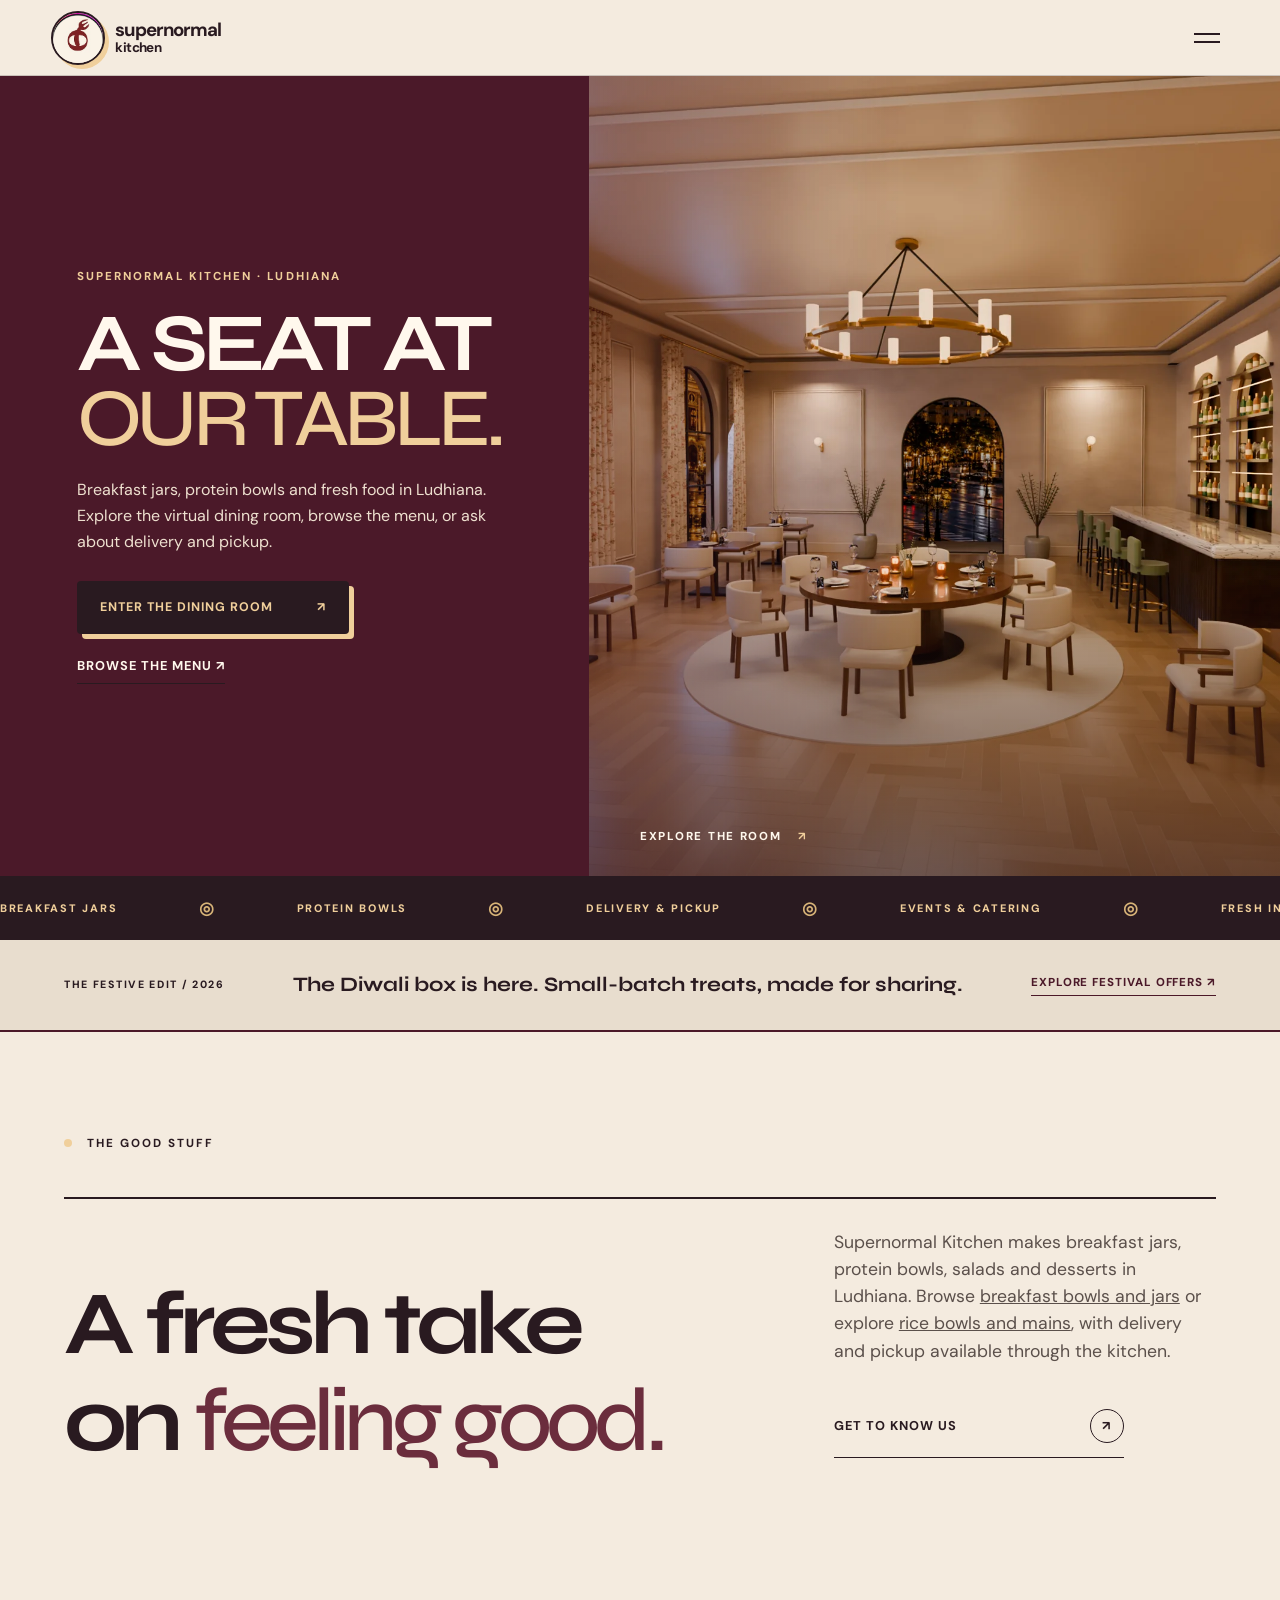
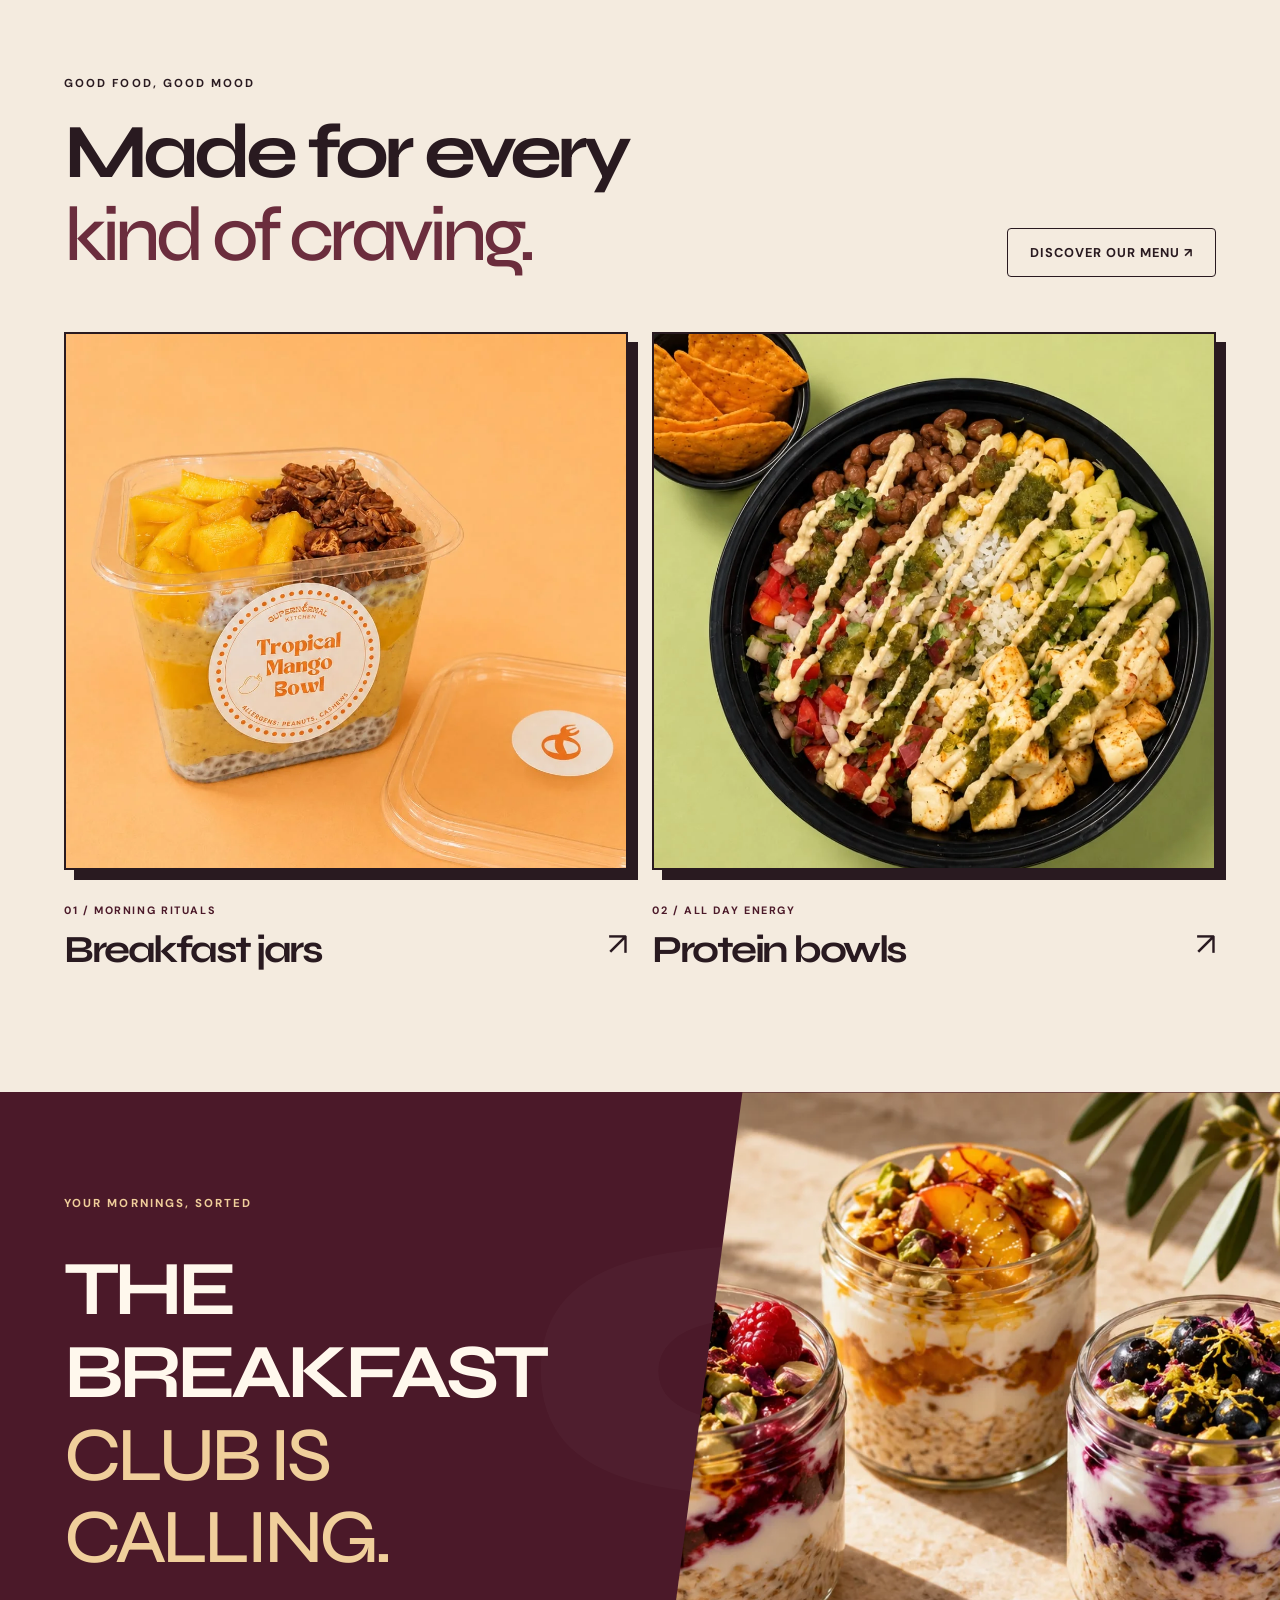
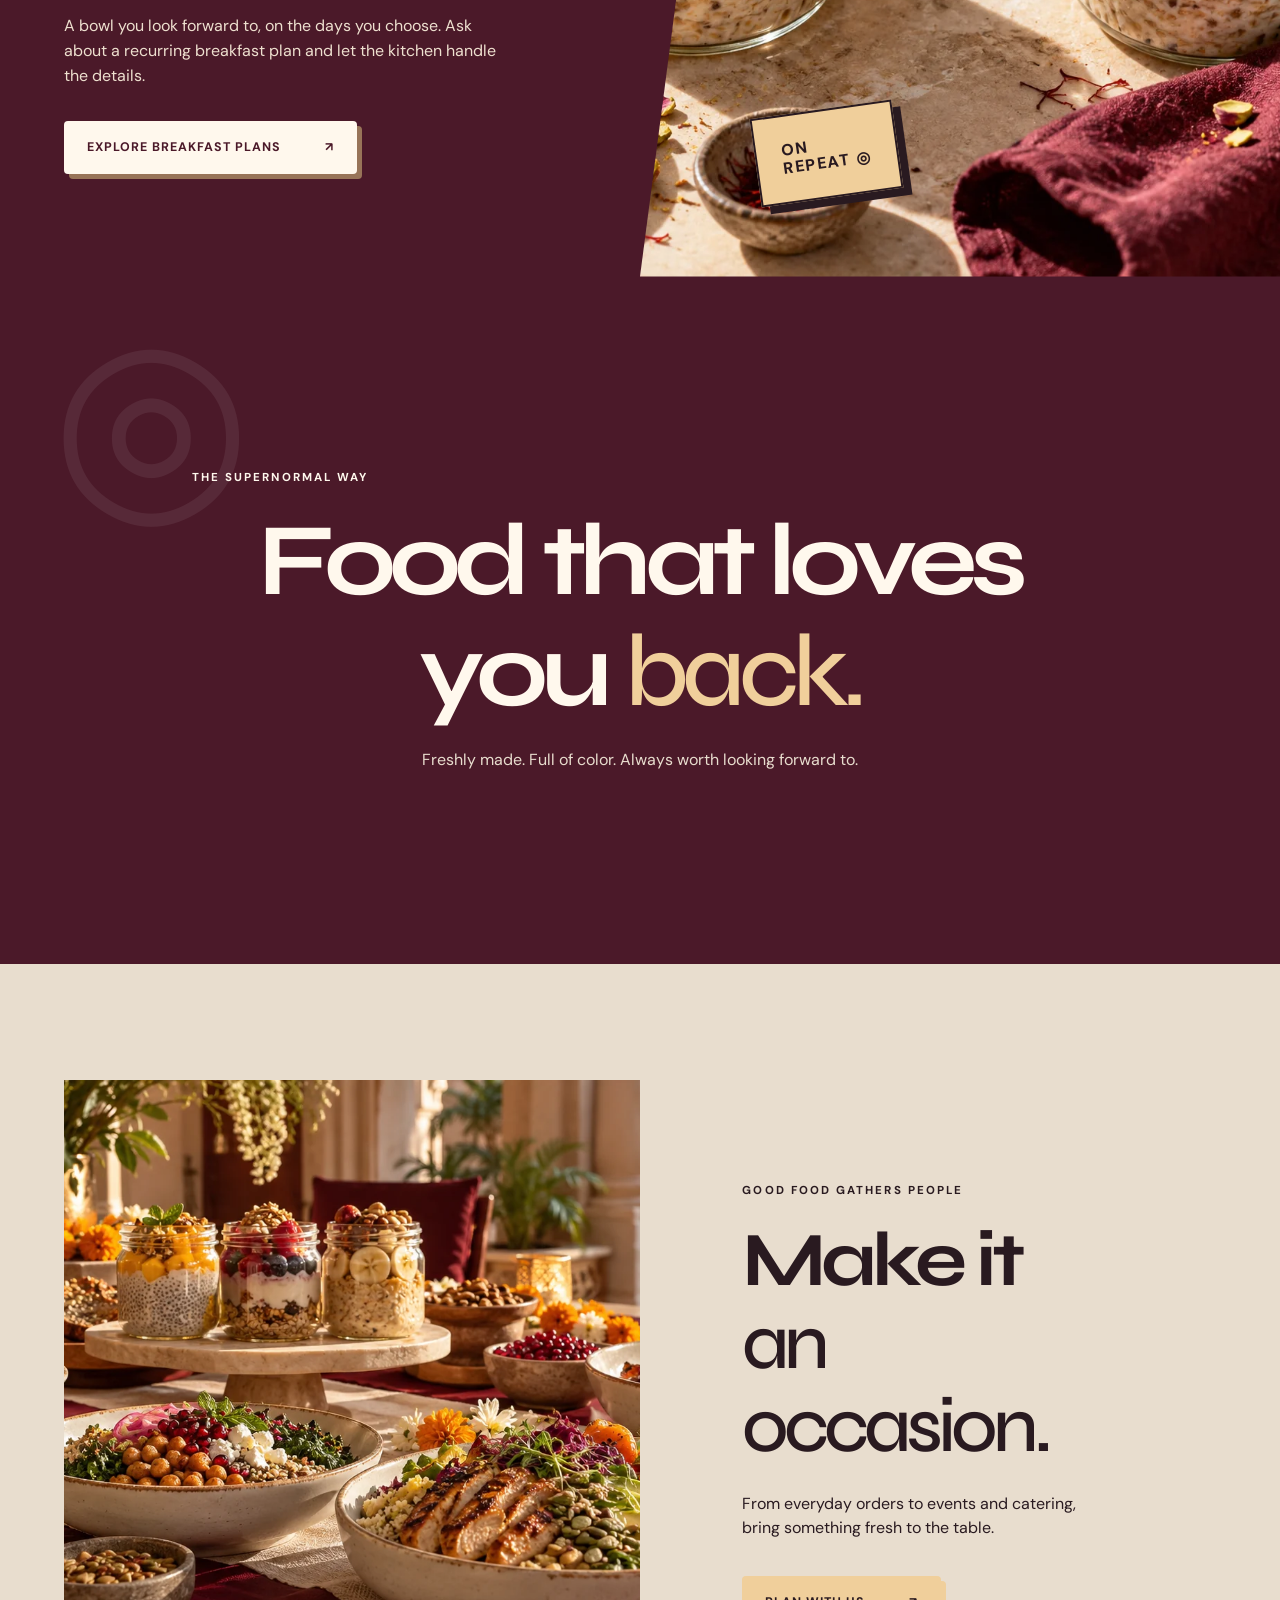
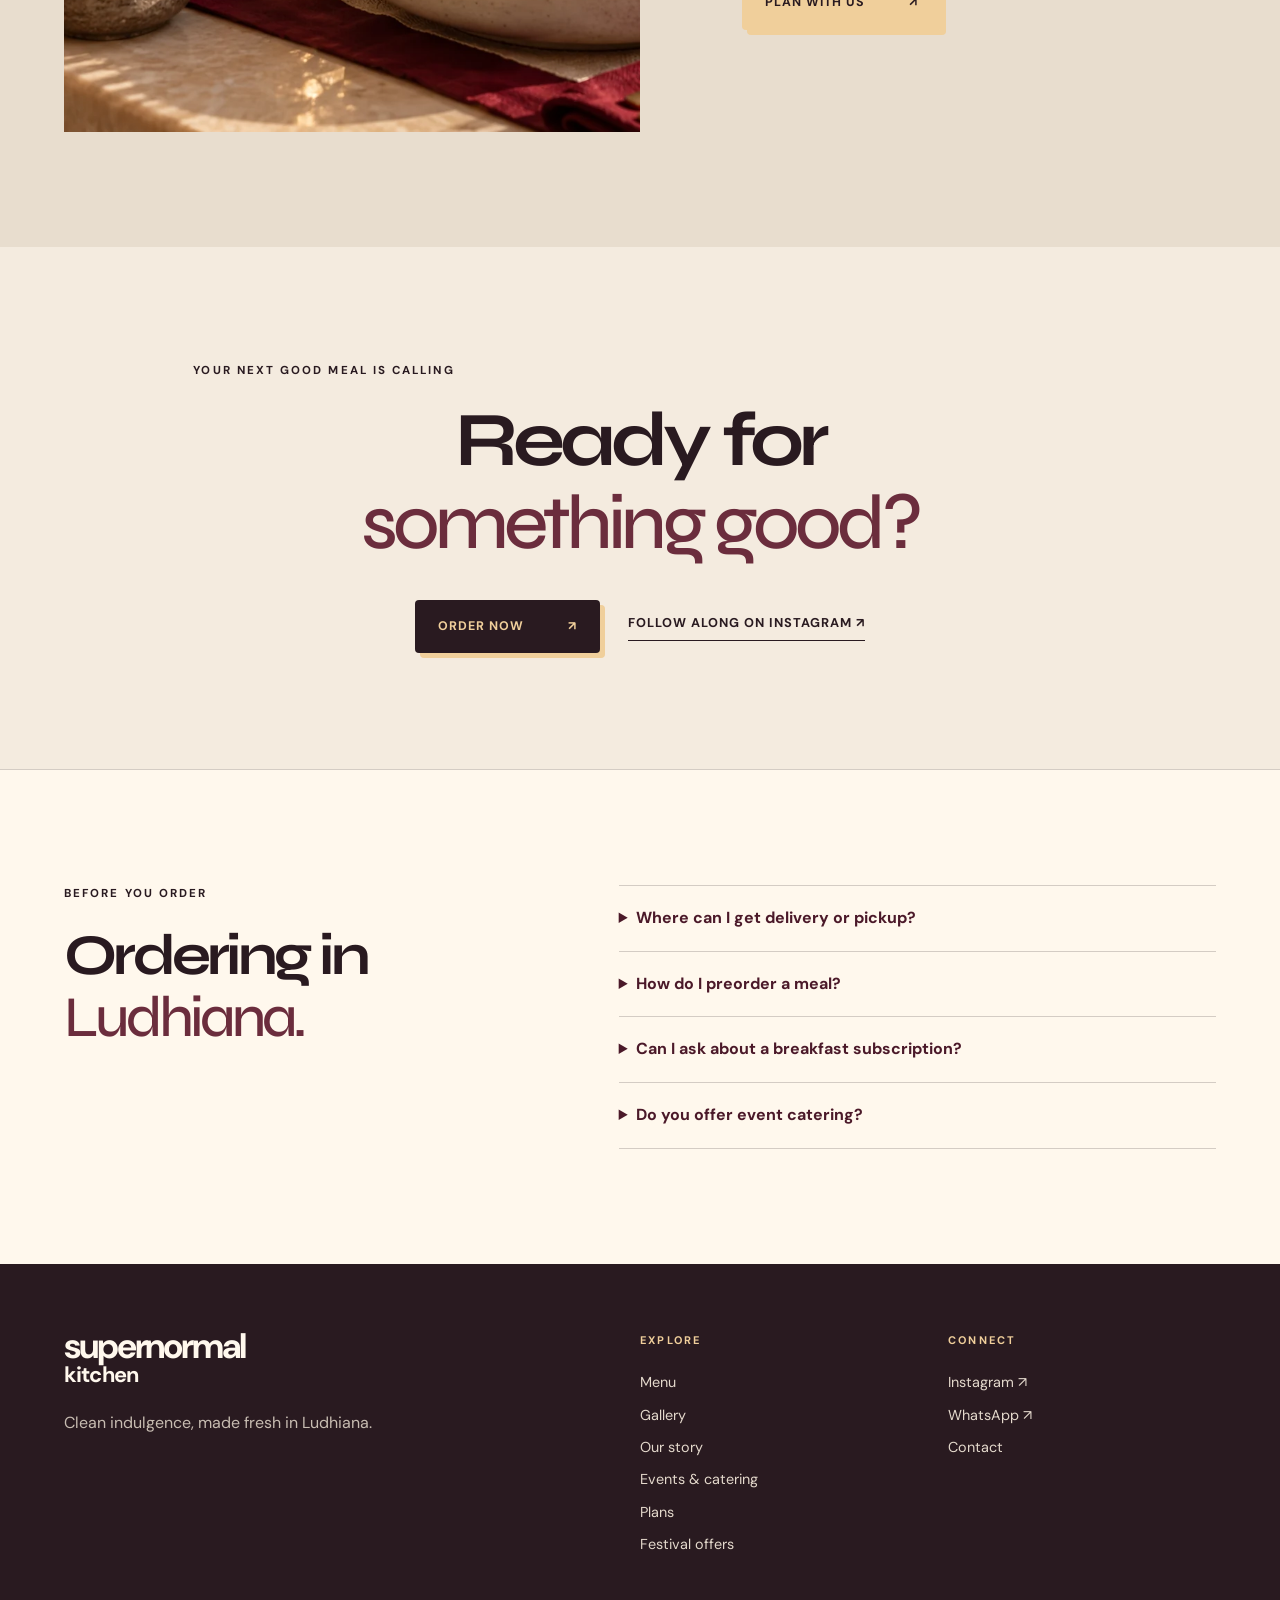
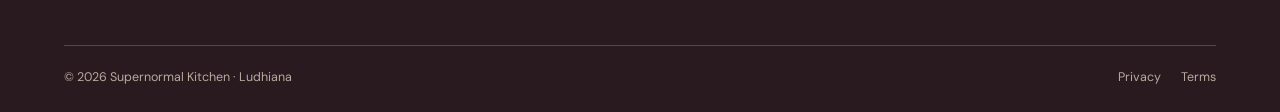
<file: index.html>
<!DOCTYPE html>

<html lang="en-IN">
<head>
<meta charset="utf-8"/>
<meta content="width=device-width, initial-scale=1" name="viewport"/>
<meta name="robots" content="index, follow, max-image-preview:large"/>
<meta name="description" content="Explore breakfast jars, protein bowls and salads from Supernormal Kitchen in Ludhiana. Ask about delivery, pickup, breakfast plans and event catering."/>
<meta name="theme-color" content="#4b1929"/>
<title>Supernormal Kitchen Ludhiana | Breakfast Jars &amp; Protein Bowls</title>
<link href="favicon.ico" rel="icon"/>
<link href="site.webmanifest" rel="manifest"/>
<link href="https://fonts.googleapis.com" rel="preconnect"/>
<link crossorigin="" href="https://fonts.gstatic.com" rel="preconnect"/>
<link href="https://fonts.googleapis.com/css2?family=DM+Sans:wght@400;500;600;700&amp;family=Syne:wght@500;600;700;800&amp;display=swap" rel="stylesheet"/>
<link href="css/style.css?v=8" rel="stylesheet"/>
<link href="css/home.css?v=9" rel="stylesheet"/>
<link rel="canonical" href="https://weburon7.github.io/supernormal-kitchen/"/>
<link rel="sitemap" type="application/xml" href="sitemap.xml"/>
<meta property="og:type" content="website"/>
<meta property="og:site_name" content="Supernormal Kitchen"/>
<meta property="og:locale" content="en_IN"/>
<meta property="og:title" content="Supernormal Kitchen Ludhiana | Breakfast Jars &amp; Protein Bowls"/>
<meta property="og:description" content="Explore breakfast jars, protein bowls and salads from Supernormal Kitchen in Ludhiana. Ask about delivery, pickup, breakfast plans and event catering."/>
<meta property="og:url" content="https://weburon7.github.io/supernormal-kitchen/"/>
<meta property="og:image" content="https://weburon7.github.io/supernormal-kitchen/assets/images/og/supernormal-kitchen.jpg"/>
<meta property="og:image:type" content="image/jpeg"/>
<meta property="og:image:width" content="1080"/>
<meta property="og:image:height" content="1350"/>
<meta property="og:image:alt" content="Supernormal Kitchen Open Burrito Bowl"/>
<meta name="twitter:card" content="summary_large_image"/>
<meta name="twitter:title" content="Supernormal Kitchen Ludhiana | Breakfast Jars &amp; Protein Bowls"/>
<meta name="twitter:description" content="Explore breakfast jars, protein bowls and salads from Supernormal Kitchen in Ludhiana. Ask about delivery, pickup, breakfast plans and event catering."/>
<meta name="twitter:image" content="https://weburon7.github.io/supernormal-kitchen/assets/images/og/supernormal-kitchen.jpg"/>
<meta name="twitter:image:alt" content="Supernormal Kitchen Open Burrito Bowl"/>
<script type="application/ld+json">
{
  "@context": "https://schema.org",
  "@graph": [
    {
      "@type": "WebPage",
      "@id": "https://weburon7.github.io/supernormal-kitchen/#webpage",
      "url": "https://weburon7.github.io/supernormal-kitchen/",
      "name": "Supernormal Kitchen Ludhiana | Breakfast Jars & Protein Bowls",
      "description": "Explore breakfast jars, protein bowls and salads from Supernormal Kitchen in Ludhiana. Ask about delivery, pickup, breakfast plans and event catering.",
      "inLanguage": "en-IN",
      "isPartOf": {
        "@id": "https://weburon7.github.io/supernormal-kitchen/#website"
      },
      "about": {
        "@id": "https://weburon7.github.io/supernormal-kitchen/#organization"
      }
    },
    {
      "@type": "Organization",
      "@id": "https://weburon7.github.io/supernormal-kitchen/#organization",
      "name": "Supernormal Kitchen",
      "url": "https://weburon7.github.io/supernormal-kitchen/",
      "description": "Breakfast jars, protein bowls, delivery, pickup, events and catering in Ludhiana.",
      "logo": {
        "@type": "ImageObject",
        "url": "https://weburon7.github.io/supernormal-kitchen/assets/images/brand/instagram-logo.png",
        "width": 163,
        "height": 163
      },
      "image": "https://weburon7.github.io/supernormal-kitchen/assets/images/gallery/open-burrito-bowl.webp",
      "telephone": "+919501132883",
      "sameAs": [
        "https://www.instagram.com/supernormal_kitchen/"
      ],
      "areaServed": {
        "@type": "City",
        "name": "Ludhiana",
        "containedInPlace": {
          "@type": "AdministrativeArea",
          "name": "Punjab, India"
        }
      },
      "contactPoint": {
        "@type": "ContactPoint",
        "telephone": "+919501132883",
        "contactType": "WhatsApp enquiries",
        "url": "https://wa.me/919501132883"
      }
    },
    {
      "@type": "WebSite",
      "@id": "https://weburon7.github.io/supernormal-kitchen/#website",
      "name": "Supernormal Kitchen",
      "url": "https://weburon7.github.io/supernormal-kitchen/",
      "inLanguage": "en-IN",
      "publisher": {
        "@id": "https://weburon7.github.io/supernormal-kitchen/#organization"
      }
    }
  ]
}
</script>
</head>
<body data-page="index">
<a class="skip-link" href="#main">Skip to content</a>
<header class="site-header"><a aria-label="Supernormal Kitchen home" class="brand" href="./"><span class="brand-mark"><img width="163" height="163" alt="" src="assets/images/brand/instagram-logo.png"/></span><span class="brand-name">supernormal<span>kitchen</span></span></a><button aria-controls="primary-nav" aria-expanded="false" aria-label="Open menu" class="nav-toggle" type="button"><span></span><span></span></button><nav aria-label="Main navigation" class="site-nav" id="primary-nav"><a data-nav="index.html" href="./">Home</a>
<a data-nav="room.html" href="room.html">Dining room</a>
<a data-nav="menu.html" href="menu.html">Menu</a>
<a data-nav="gallery.html" href="gallery.html">Gallery</a>
<a data-nav="about.html" href="about.html">Our story</a>
<a data-nav="reservations.html" href="reservations.html">Events</a>
<a data-nav="contact.html" href="contact.html">Contact</a><a href="order.html#subscription">Plans</a><a class="offers-nav-button" href="offers.html">Festival offers ↗</a><a class="nav-cta" href="order.html">Order now <span aria-hidden="true">↗</span></a></nav></header>
<main id="main"><section class="home-room-entry" aria-labelledby="home-heading"><div class="home-room-copy"><p class="eyebrow">SUPERNORMAL KITCHEN · LUDHIANA</p><h1 id="home-heading">A seat at<br/><em>our table.</em></h1><p>Breakfast jars, protein bowls and fresh food in Ludhiana. Explore the virtual dining room, browse the menu, or ask about delivery and pickup.</p><div class="home-room-actions"><a class="button button-dark" href="room.html">Enter the dining room <span>↗</span></a><a class="text-link" href="menu.html">Browse the menu ↗</a></div></div><a class="home-room-visual" href="room.html" aria-label="Enter the Supernormal Kitchen dining room"><img width="1600" height="1333" fetchpriority="high" src="assets/images/hero/olive-arch-room.webp" alt="Illustrative virtual restaurant room with a round central dining table"/><span>EXPLORE THE ROOM <b>↗</b></span></a></section>
<div aria-label="Kitchen services" class="ticker"><div class="ticker-track"><div class="ticker-group">BREAKFAST JARS <span aria-hidden="true">◎</span> PROTEIN BOWLS <span aria-hidden="true">◎</span> DELIVERY &amp; PICKUP <span aria-hidden="true">◎</span> EVENTS &amp; CATERING <span aria-hidden="true">◎</span> FRESH IN LUDHIANA <span aria-hidden="true">◎</span></div><div class="ticker-group" aria-hidden="true">BREAKFAST JARS <span aria-hidden="true">◎</span> PROTEIN BOWLS <span aria-hidden="true">◎</span> DELIVERY &amp; PICKUP <span aria-hidden="true">◎</span> EVENTS &amp; CATERING <span aria-hidden="true">◎</span> FRESH IN LUDHIANA <span aria-hidden="true">◎</span></div></div></div><aside class="home-offer-band"><span>THE FESTIVE EDIT / 2026</span><p>The Diwali box is here. Small-batch treats, made for sharing.</p><a href="offers.html">Explore festival offers ↗</a></aside><section class="section intro-section"><div class="section-kicker reveal"><span class="index-dot"></span> THE GOOD STUFF</div><div class="intro-grid"><h2 class="display-heading reveal">A fresh take<br/>on <em>feeling good.</em></h2><div class="intro-body reveal"><p>Supernormal Kitchen makes breakfast jars, protein bowls, salads and desserts in Ludhiana. Browse <a href="menu.html#breakfast-club">breakfast bowls and jars</a> or explore <a href="menu.html#bowls--mains">rice bowls and mains</a>, with delivery and pickup available through the kitchen.</p><a class="round-link" href="about.html">Get to know us <span>↗</span></a></div></div></section><section class="section feature-section"><div class="section-head reveal"><div><p class="eyebrow">GOOD FOOD, GOOD MOOD</p><h2>Made for every<br/><em>kind of craving.</em></h2></div><a class="outline-link" href="menu.html">Discover our menu ↗</a></div><div class="feature-grid"><a class="feature-card jar-card reveal" href="menu.html"><div class="feature-photo" data-tilt=""><img width="1086" height="1448" alt="Supernormal Kitchen Tropical Bowl" loading="lazy" src="assets/images/gallery/tropical-bowl.webp"/></div><div class="feature-info"><span>01 / MORNING RITUALS</span><h3>Breakfast jars</h3><span class="feature-arrow">↗</span></div></a><a class="feature-card bowl-card reveal" href="menu.html"><div class="feature-photo" data-tilt=""><img width="1080" height="1350" alt="Supernormal Kitchen Open Burrito Bowl" loading="lazy" src="assets/images/gallery/open-burrito-bowl.webp"/></div><div class="feature-info"><span>02 / ALL DAY ENERGY</span><h3>Protein bowls</h3><span class="feature-arrow">↗</span></div></a></div></section><section class="ritual-section"><div aria-hidden="true" class="ritual-number">02</div><div class="ritual-copy"><p class="eyebrow">YOUR MORNINGS, SORTED</p><h2>The breakfast<br/><em>club is calling.</em></h2><p>A bowl you look forward to, on the days you choose. Ask about a recurring breakfast plan and let the kitchen handle the details.</p><a class="button button-dark" href="order.html#subscription">Explore breakfast plans <span>↗</span></a></div><div class="ritual-visual"><img width="1536" height="1024" alt="Illustrative breakfast jars" loading="lazy" src="assets/images/hero/breakfast-jars.webp"/><span class="ritual-sticker">ON<br/>REPEAT ◎</span></div></section><section class="quote-section"><div aria-hidden="true" class="quote-asterisk">◎</div><p class="eyebrow">THE SUPERNORMAL WAY</p><h2>Food that loves<br/>you <em>back.</em></h2><p>Freshly made. Full of color. Always worth looking forward to.</p></section><section class="section split-section"><div class="split-image reveal" data-tilt=""><img width="1672" height="941" alt="Illustrative catering table with fresh bowls and jars" loading="lazy" src="assets/images/hero/catering-spread.webp"/></div><div class="split-copy reveal"><p class="eyebrow">GOOD FOOD GATHERS PEOPLE</p><h2>Make it<br/><em>an occasion.</em></h2><p>From everyday orders to events and catering, bring something fresh to the table.</p><a class="button button-light" href="reservations.html">Plan with us <span>↗</span></a></div></section><section class="section final-cta reveal"><p class="eyebrow">YOUR NEXT GOOD MEAL IS CALLING</p><h2>Ready for<br/><em>something good?</em></h2><div><a class="button button-dark" href="order.html">Order now <span>↗</span></a><a class="text-link" href="https://www.instagram.com/supernormal_kitchen/" rel="noopener noreferrer" target="_blank">Follow along on Instagram ↗</a></div></section><section class="section kitchen-questions" aria-labelledby="questions-heading"><div><p class="eyebrow">BEFORE YOU ORDER</p><h2 id="questions-heading">Ordering in<br/><em>Ludhiana.</em></h2></div><div class="kitchen-answers"><details><summary>Where can I get delivery or pickup?</summary><p>The kitchen offers delivery and pickup in Ludhiana. <a href="contact.html">Message the team</a> with your locality to confirm coverage, delivery charges and pickup instructions.</p></details><details><summary>How do I preorder a meal?</summary><p>Choose a dish from the <a href="menu.html">food menu</a>, then use the <a href="order.html#preorder">preorder form</a> to prepare a WhatsApp message. The kitchen confirms availability, timing and the total price directly; the website does not complete the order.</p></details><details><summary>Can I ask about a breakfast subscription?</summary><p>Yes. Use the <a href="order.html#subscription">breakfast bowl plan enquiry</a> to share your preferred bowls and days. Ask the kitchen to confirm availability, schedule and pricing before starting a recurring plan.</p></details><details><summary>Do you offer event catering?</summary><p>Supernormal Kitchen offers <a href="reservations.html">events and catering in Ludhiana</a>. Send your event date, guest count and food preferences to the team to discuss the menu and a quote.</p></details></div></section></main>
<footer class="site-footer"><div class="footer-top"><div><a class="footer-brand" href="./">supernormal<span>kitchen</span></a><p>Clean indulgence, made fresh in Ludhiana.</p></div><div><span class="footer-label">Explore</span><a href="menu.html">Menu</a><a href="gallery.html">Gallery</a><a href="about.html">Our story</a><a href="reservations.html">Events &amp; catering</a><a href="order.html#subscription">Plans</a><a href="offers.html">Festival offers</a></div><div><span class="footer-label">Connect</span><a href="https://www.instagram.com/supernormal_kitchen/" rel="noopener noreferrer" target="_blank">Instagram ↗</a><a href="https://wa.me/919501132883" rel="noopener noreferrer" target="_blank">WhatsApp ↗</a><a href="contact.html">Contact</a></div></div><div class="footer-bottom"><span>© <span id="year">2026</span> Supernormal Kitchen · Ludhiana</span><span><a href="privacy.html">Privacy</a><a href="terms.html">Terms</a></span></div></footer>
<script defer="" src="js/script.js?v=3"></script>
</body>
</html>
</file>
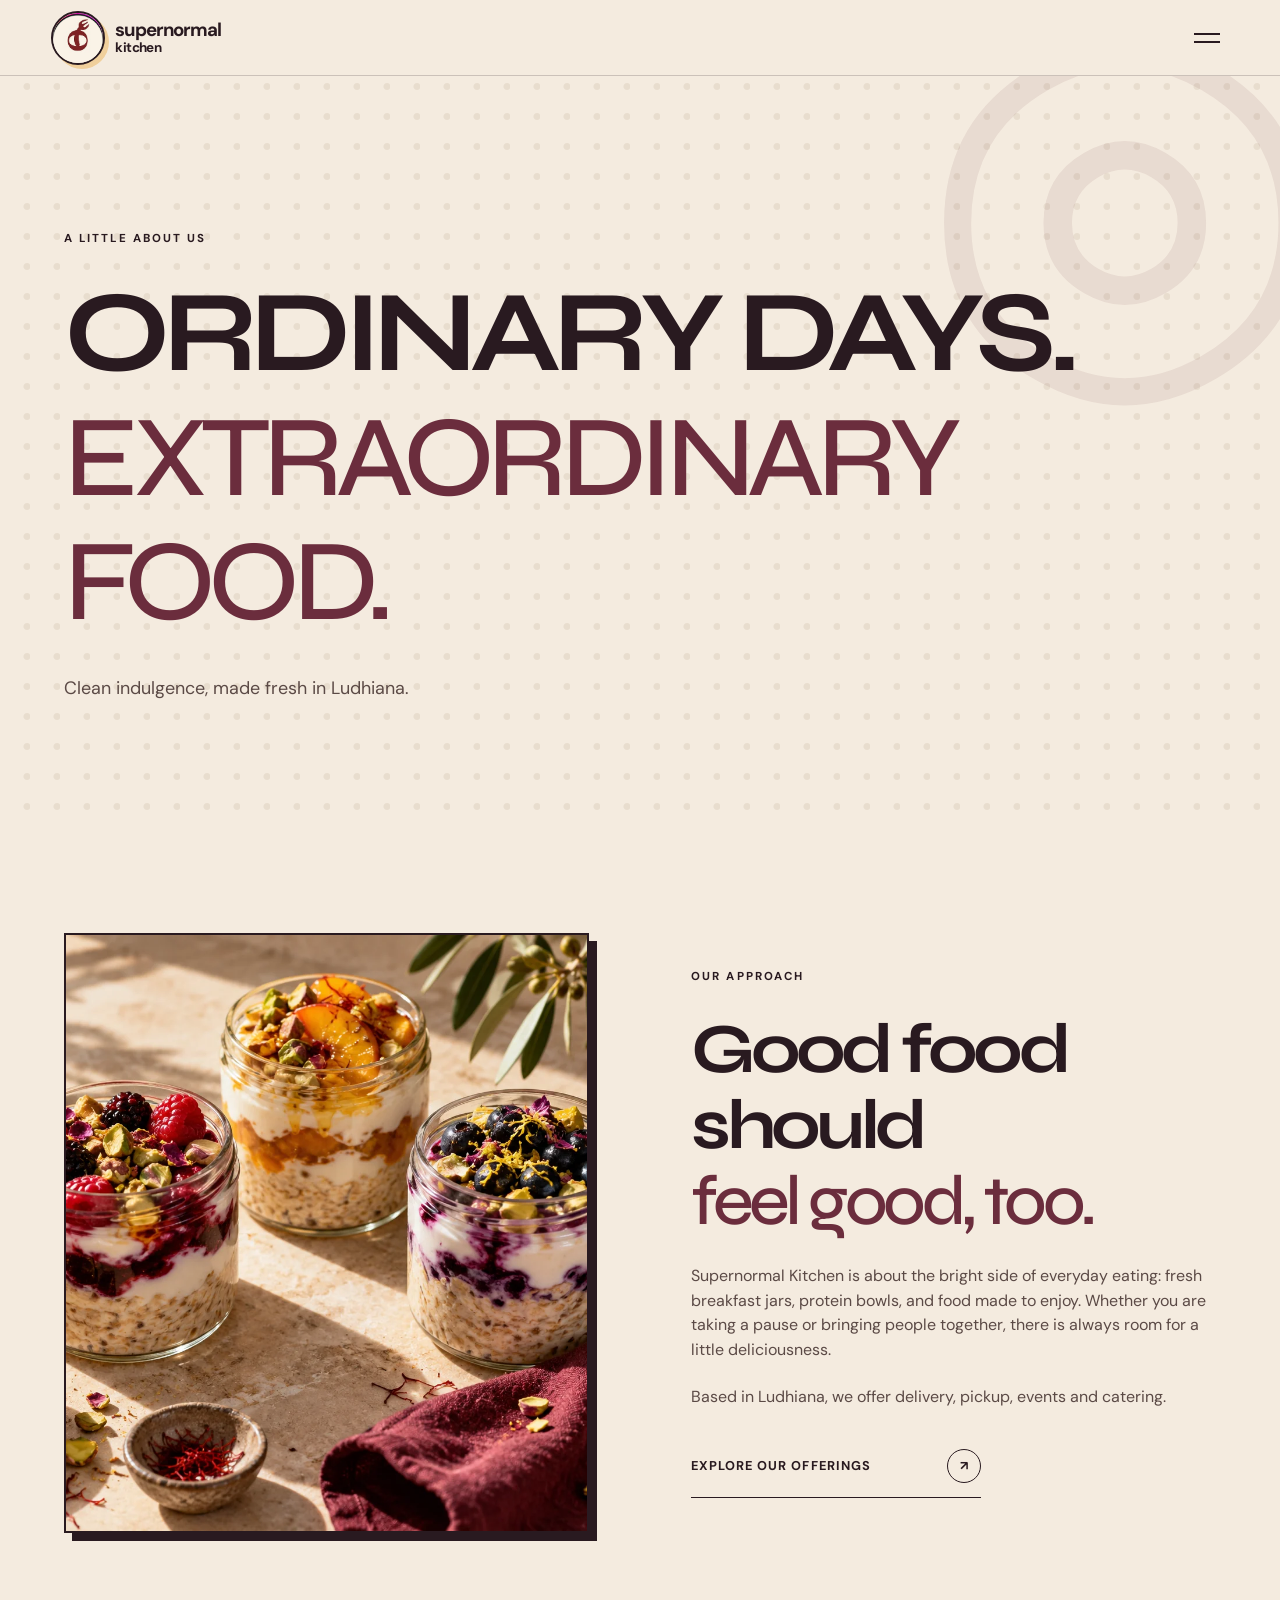
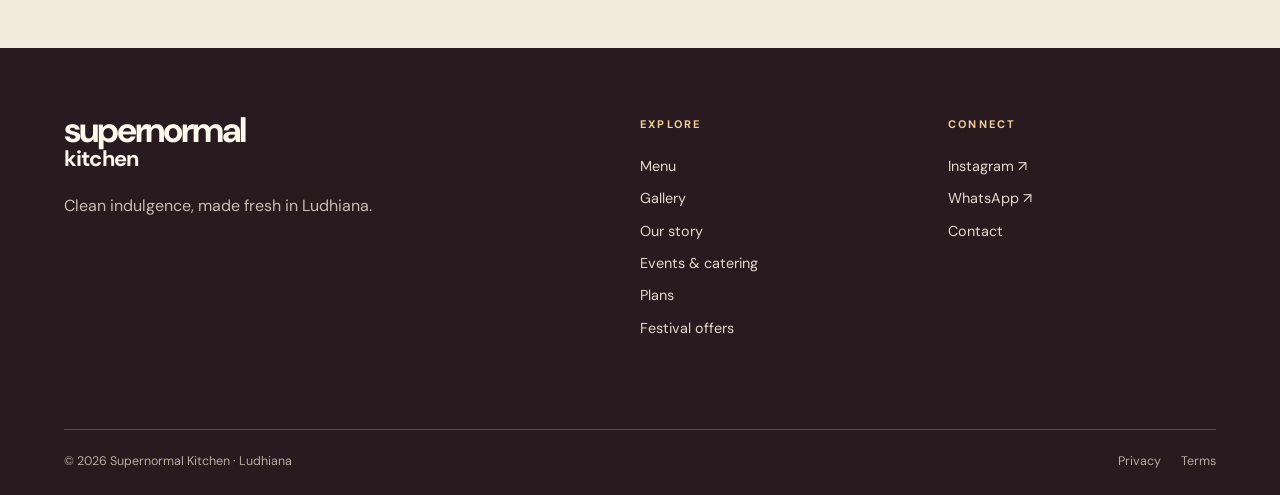
<file: about.html>
<!DOCTYPE html>

<html lang="en-IN">
<head>
<meta charset="utf-8"/>
<meta content="width=device-width, initial-scale=1" name="viewport"/>
<meta name="robots" content="index, follow, max-image-preview:large"/>
<meta name="description" content="Meet Supernormal Kitchen: breakfast jars, protein bowls and clean indulgence made fresh in Ludhiana, with delivery, pickup, events and catering."/>
<meta name="theme-color" content="#4b1929"/>
<title>About Supernormal Kitchen | Fresh Food in Ludhiana</title>
<link href="favicon.ico" rel="icon"/>
<link href="site.webmanifest" rel="manifest"/>
<link href="https://fonts.googleapis.com" rel="preconnect"/>
<link crossorigin="" href="https://fonts.gstatic.com" rel="preconnect"/>
<link href="https://fonts.googleapis.com/css2?family=DM+Sans:wght@400;500;600;700&amp;family=Syne:wght@500;600;700;800&amp;display=swap" rel="stylesheet"/>
<link href="css/style.css?v=8" rel="stylesheet"/>
<link rel="canonical" href="https://weburon7.github.io/supernormal-kitchen/about.html"/>
<link rel="sitemap" type="application/xml" href="sitemap.xml"/>
<meta property="og:type" content="website"/>
<meta property="og:site_name" content="Supernormal Kitchen"/>
<meta property="og:locale" content="en_IN"/>
<meta property="og:title" content="About Supernormal Kitchen | Fresh Food in Ludhiana"/>
<meta property="og:description" content="Meet Supernormal Kitchen: breakfast jars, protein bowls and clean indulgence made fresh in Ludhiana, with delivery, pickup, events and catering."/>
<meta property="og:url" content="https://weburon7.github.io/supernormal-kitchen/about.html"/>
<meta property="og:image" content="https://weburon7.github.io/supernormal-kitchen/assets/images/og/supernormal-kitchen.jpg"/>
<meta property="og:image:type" content="image/jpeg"/>
<meta property="og:image:width" content="1080"/>
<meta property="og:image:height" content="1350"/>
<meta property="og:image:alt" content="Supernormal Kitchen Open Burrito Bowl"/>
<meta name="twitter:card" content="summary_large_image"/>
<meta name="twitter:title" content="About Supernormal Kitchen | Fresh Food in Ludhiana"/>
<meta name="twitter:description" content="Meet Supernormal Kitchen: breakfast jars, protein bowls and clean indulgence made fresh in Ludhiana, with delivery, pickup, events and catering."/>
<meta name="twitter:image" content="https://weburon7.github.io/supernormal-kitchen/assets/images/og/supernormal-kitchen.jpg"/>
<meta name="twitter:image:alt" content="Supernormal Kitchen Open Burrito Bowl"/>
<script type="application/ld+json">
{
  "@context": "https://schema.org",
  "@graph": [
    {
      "@type": "AboutPage",
      "@id": "https://weburon7.github.io/supernormal-kitchen/about.html#webpage",
      "url": "https://weburon7.github.io/supernormal-kitchen/about.html",
      "name": "About Supernormal Kitchen | Fresh Food in Ludhiana",
      "description": "Meet Supernormal Kitchen: breakfast jars, protein bowls and clean indulgence made fresh in Ludhiana, with delivery, pickup, events and catering.",
      "inLanguage": "en-IN",
      "isPartOf": {
        "@id": "https://weburon7.github.io/supernormal-kitchen/#website"
      },
      "about": {
        "@id": "https://weburon7.github.io/supernormal-kitchen/#organization"
      }
    }
  ]
}
</script>
</head>
<body data-page="about">
<a class="skip-link" href="#main">Skip to content</a>
<header class="site-header"><a aria-label="Supernormal Kitchen home" class="brand" href="./"><span class="brand-mark"><img width="163" height="163" alt="" src="assets/images/brand/instagram-logo.png"/></span><span class="brand-name">supernormal<span>kitchen</span></span></a><button aria-controls="primary-nav" aria-expanded="false" aria-label="Open menu" class="nav-toggle" type="button"><span></span><span></span></button><nav aria-label="Main navigation" class="site-nav" id="primary-nav"><a data-nav="index.html" href="./">Home</a>
<a data-nav="menu.html" href="menu.html">Menu</a>
<a data-nav="gallery.html" href="gallery.html">Gallery</a>
<a data-nav="about.html" href="about.html">Our story</a>
<a data-nav="reservations.html" href="reservations.html">Events</a>
<a data-nav="contact.html" href="contact.html">Contact</a><a href="order.html#subscription">Plans</a><a class="offers-nav-button" href="offers.html">Festival offers ↗</a><a class="nav-cta" href="order.html">Order now <span aria-hidden="true">↗</span></a></nav></header>
<main id="main"><section class="page-hero page-hero-small"><p class="eyebrow">A LITTLE ABOUT US</p><h1>Ordinary days.<br/><em>Extraordinary food.</em></h1><p>Clean indulgence, made fresh in Ludhiana.</p></section><section class="section story-grid"><div class="story-image reveal"><img width="1536" height="1024" alt="Illustrative breakfast jars" loading="lazy" src="assets/images/hero/breakfast-jars.webp"/></div><div class="story-copy reveal"><p class="eyebrow">OUR APPROACH</p><h2>Good food should<br/><em>feel good, too.</em></h2><p>Supernormal Kitchen is about the bright side of everyday eating: fresh breakfast jars, protein bowls, and food made to enjoy. Whether you are taking a pause or bringing people together, there is always room for a little deliciousness.</p><p>Based in Ludhiana, we offer delivery, pickup, events and catering.</p><a class="round-link" href="menu.html">Explore our offerings <span>↗</span></a></div></section></main>
<footer class="site-footer"><div class="footer-top"><div><a class="footer-brand" href="./">supernormal<span>kitchen</span></a><p>Clean indulgence, made fresh in Ludhiana.</p></div><div><span class="footer-label">Explore</span><a href="menu.html">Menu</a><a href="gallery.html">Gallery</a><a href="about.html">Our story</a><a href="reservations.html">Events &amp; catering</a><a href="order.html#subscription">Plans</a><a href="offers.html">Festival offers</a></div><div><span class="footer-label">Connect</span><a href="https://www.instagram.com/supernormal_kitchen/" rel="noopener noreferrer" target="_blank">Instagram ↗</a><a href="https://wa.me/919501132883" rel="noopener noreferrer" target="_blank">WhatsApp ↗</a><a href="contact.html">Contact</a></div></div><div class="footer-bottom"><span>© <span id="year">2026</span> Supernormal Kitchen · Ludhiana</span><span><a href="privacy.html">Privacy</a><a href="terms.html">Terms</a></span></div></footer>
<script defer="" src="js/script.js"></script>
</body>
</html>
</file>
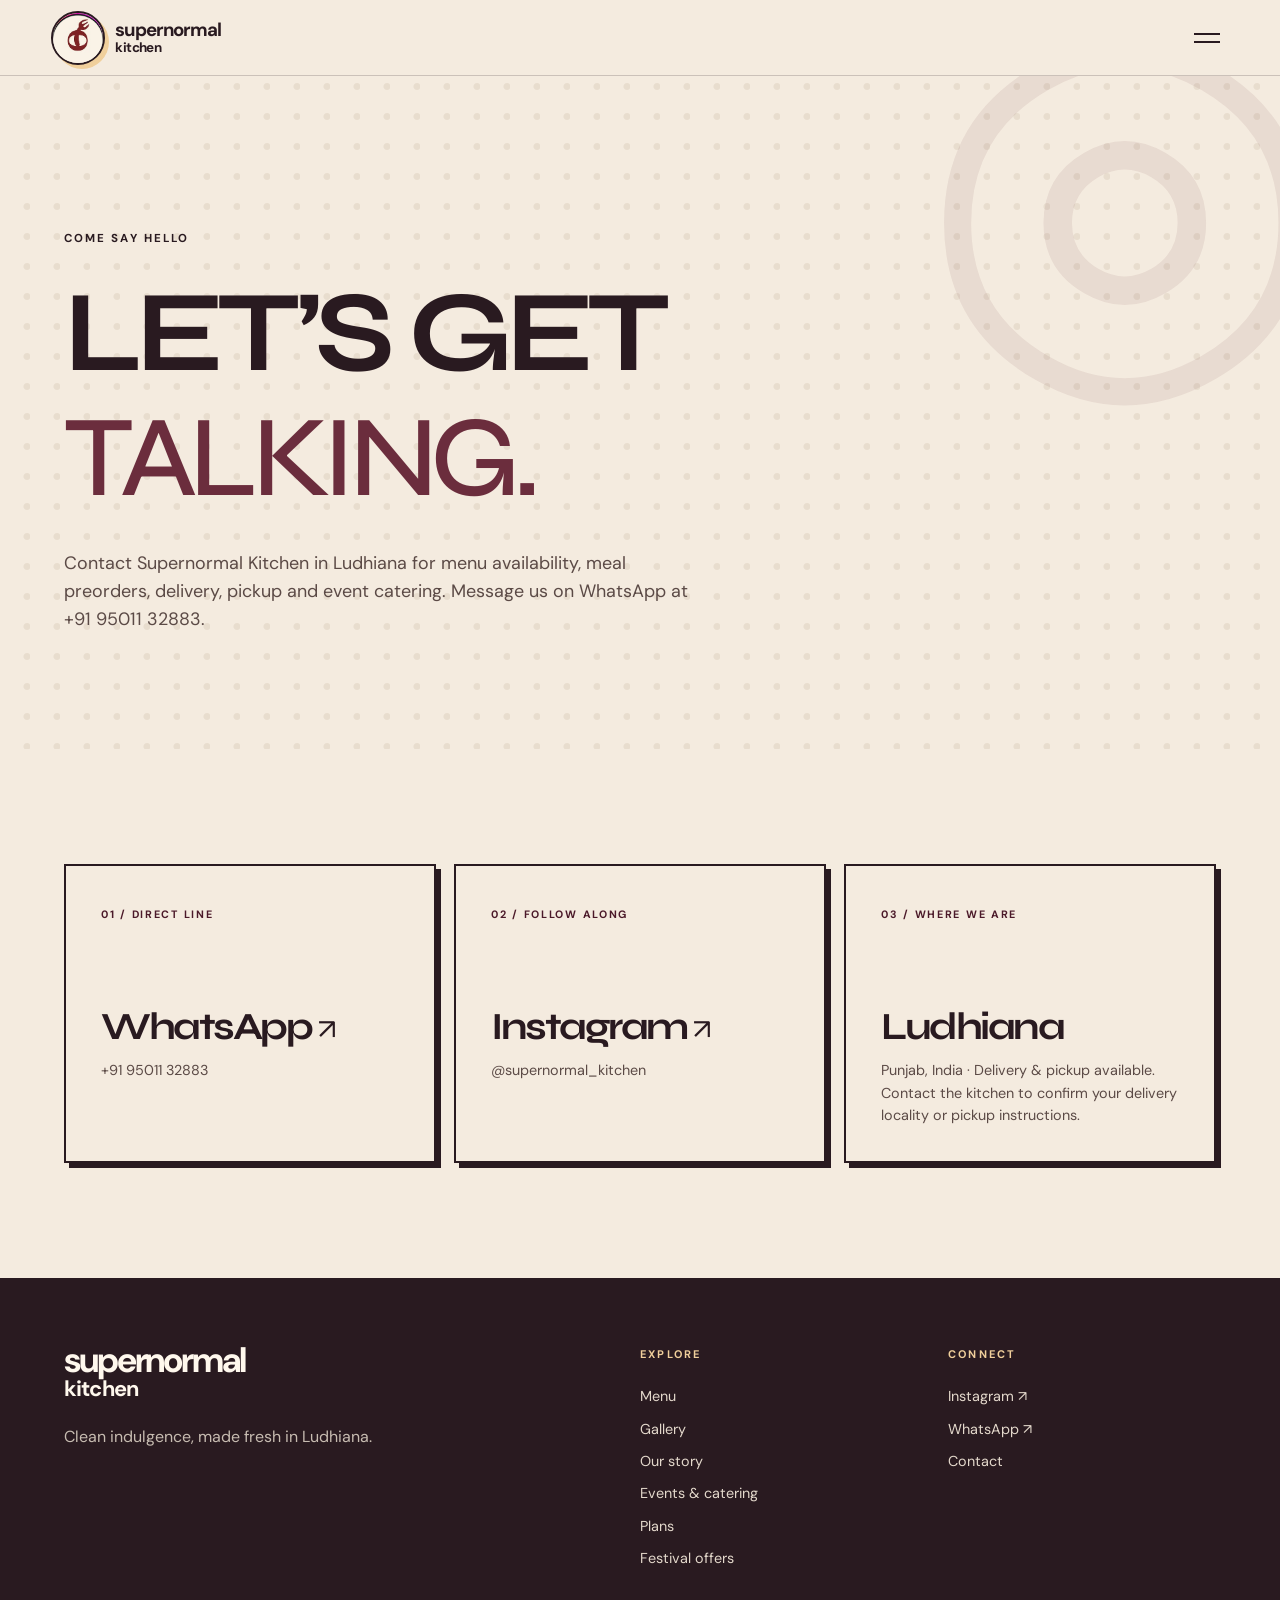
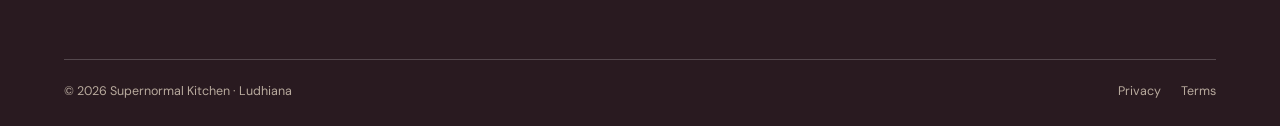
<file: contact.html>
<!DOCTYPE html>

<html lang="en-IN">
<head>
<meta charset="utf-8"/>
<meta content="width=device-width, initial-scale=1" name="viewport"/>
<meta name="robots" content="index, follow, max-image-preview:large"/>
<meta name="description" content="Contact Supernormal Kitchen on WhatsApp at +91 95011 32883. Confirm Ludhiana delivery coverage, pickup details, menu availability and catering enquiries."/>
<meta name="theme-color" content="#4b1929"/>
<title>Contact &amp; WhatsApp | Supernormal Kitchen Ludhiana</title>
<link href="favicon.ico" rel="icon"/>
<link href="site.webmanifest" rel="manifest"/>
<link href="https://fonts.googleapis.com" rel="preconnect"/>
<link crossorigin="" href="https://fonts.gstatic.com" rel="preconnect"/>
<link href="https://fonts.googleapis.com/css2?family=DM+Sans:wght@400;500;600;700&amp;family=Syne:wght@500;600;700;800&amp;display=swap" rel="stylesheet"/>
<link href="css/style.css?v=8" rel="stylesheet"/>
<link rel="canonical" href="https://weburon7.github.io/supernormal-kitchen/contact.html"/>
<link rel="sitemap" type="application/xml" href="sitemap.xml"/>
<meta property="og:type" content="website"/>
<meta property="og:site_name" content="Supernormal Kitchen"/>
<meta property="og:locale" content="en_IN"/>
<meta property="og:title" content="Contact &amp; WhatsApp | Supernormal Kitchen Ludhiana"/>
<meta property="og:description" content="Contact Supernormal Kitchen on WhatsApp at +91 95011 32883. Confirm Ludhiana delivery coverage, pickup details, menu availability and catering enquiries."/>
<meta property="og:url" content="https://weburon7.github.io/supernormal-kitchen/contact.html"/>
<meta property="og:image" content="https://weburon7.github.io/supernormal-kitchen/assets/images/og/supernormal-kitchen.jpg"/>
<meta property="og:image:type" content="image/jpeg"/>
<meta property="og:image:width" content="1080"/>
<meta property="og:image:height" content="1350"/>
<meta property="og:image:alt" content="Supernormal Kitchen Open Burrito Bowl"/>
<meta name="twitter:card" content="summary_large_image"/>
<meta name="twitter:title" content="Contact &amp; WhatsApp | Supernormal Kitchen Ludhiana"/>
<meta name="twitter:description" content="Contact Supernormal Kitchen on WhatsApp at +91 95011 32883. Confirm Ludhiana delivery coverage, pickup details, menu availability and catering enquiries."/>
<meta name="twitter:image" content="https://weburon7.github.io/supernormal-kitchen/assets/images/og/supernormal-kitchen.jpg"/>
<meta name="twitter:image:alt" content="Supernormal Kitchen Open Burrito Bowl"/>
<script type="application/ld+json">
{
  "@context": "https://schema.org",
  "@graph": [
    {
      "@type": "ContactPage",
      "@id": "https://weburon7.github.io/supernormal-kitchen/contact.html#webpage",
      "url": "https://weburon7.github.io/supernormal-kitchen/contact.html",
      "name": "Contact & WhatsApp | Supernormal Kitchen Ludhiana",
      "description": "Contact Supernormal Kitchen on WhatsApp at +91 95011 32883. Confirm Ludhiana delivery coverage, pickup details, menu availability and catering enquiries.",
      "inLanguage": "en-IN",
      "isPartOf": {
        "@id": "https://weburon7.github.io/supernormal-kitchen/#website"
      },
      "about": {
        "@id": "https://weburon7.github.io/supernormal-kitchen/#organization"
      }
    },
    {
      "@type": "Organization",
      "@id": "https://weburon7.github.io/supernormal-kitchen/#organization",
      "name": "Supernormal Kitchen",
      "url": "https://weburon7.github.io/supernormal-kitchen/",
      "description": "Breakfast jars, protein bowls, delivery, pickup, events and catering in Ludhiana.",
      "logo": {
        "@type": "ImageObject",
        "url": "https://weburon7.github.io/supernormal-kitchen/assets/images/brand/instagram-logo.png",
        "width": 163,
        "height": 163
      },
      "image": "https://weburon7.github.io/supernormal-kitchen/assets/images/gallery/open-burrito-bowl.webp",
      "telephone": "+919501132883",
      "sameAs": [
        "https://www.instagram.com/supernormal_kitchen/"
      ],
      "areaServed": {
        "@type": "City",
        "name": "Ludhiana",
        "containedInPlace": {
          "@type": "AdministrativeArea",
          "name": "Punjab, India"
        }
      },
      "contactPoint": {
        "@type": "ContactPoint",
        "telephone": "+919501132883",
        "contactType": "WhatsApp enquiries",
        "url": "https://wa.me/919501132883"
      }
    }
  ]
}
</script>
</head>
<body data-page="contact">
<a class="skip-link" href="#main">Skip to content</a>
<header class="site-header"><a aria-label="Supernormal Kitchen home" class="brand" href="./"><span class="brand-mark"><img width="163" height="163" alt="" src="assets/images/brand/instagram-logo.png"/></span><span class="brand-name">supernormal<span>kitchen</span></span></a><button aria-controls="primary-nav" aria-expanded="false" aria-label="Open menu" class="nav-toggle" type="button"><span></span><span></span></button><nav aria-label="Main navigation" class="site-nav" id="primary-nav"><a data-nav="index.html" href="./">Home</a>
<a data-nav="menu.html" href="menu.html">Menu</a>
<a data-nav="gallery.html" href="gallery.html">Gallery</a>
<a data-nav="about.html" href="about.html">Our story</a>
<a data-nav="reservations.html" href="reservations.html">Events</a>
<a data-nav="contact.html" href="contact.html">Contact</a><a href="order.html#subscription">Plans</a><a class="offers-nav-button" href="offers.html">Festival offers ↗</a><a class="nav-cta" href="order.html">Order now <span aria-hidden="true">↗</span></a></nav></header>
<main id="main"><section class="page-hero page-hero-small"><p class="eyebrow">COME SAY HELLO</p><h1>Let’s get<br/><em>talking.</em></h1><p>Contact Supernormal Kitchen in Ludhiana for menu availability, meal preorders, delivery, pickup and event catering. Message us on WhatsApp at +91 95011 32883.</p></section><section class="section contact-grid"><a class="contact-card reveal" href="https://wa.me/919501132883" rel="noopener noreferrer" target="_blank"><span>01 / DIRECT LINE</span><h2>WhatsApp <b>↗</b></h2><p>+91 95011 32883</p></a><a class="contact-card reveal" href="https://www.instagram.com/supernormal_kitchen/" rel="noopener noreferrer" target="_blank"><span>02 / FOLLOW ALONG</span><h2>Instagram <b>↗</b></h2><p>@supernormal_kitchen</p></a><div class="contact-card reveal"><span>03 / WHERE WE ARE</span><h2>Ludhiana</h2><p>Punjab, India · Delivery &amp; pickup available. Contact the kitchen to confirm your delivery locality or pickup instructions.</p></div></section></main>
<footer class="site-footer"><div class="footer-top"><div><a class="footer-brand" href="./">supernormal<span>kitchen</span></a><p>Clean indulgence, made fresh in Ludhiana.</p></div><div><span class="footer-label">Explore</span><a href="menu.html">Menu</a><a href="gallery.html">Gallery</a><a href="about.html">Our story</a><a href="reservations.html">Events &amp; catering</a><a href="order.html#subscription">Plans</a><a href="offers.html">Festival offers</a></div><div><span class="footer-label">Connect</span><a href="https://www.instagram.com/supernormal_kitchen/" rel="noopener noreferrer" target="_blank">Instagram ↗</a><a href="https://wa.me/919501132883" rel="noopener noreferrer" target="_blank">WhatsApp ↗</a><a href="contact.html">Contact</a></div></div><div class="footer-bottom"><span>© <span id="year">2026</span> Supernormal Kitchen · Ludhiana</span><span><a href="privacy.html">Privacy</a><a href="terms.html">Terms</a></span></div></footer>
<script defer="" src="js/script.js"></script>
</body>
</html>
</file>
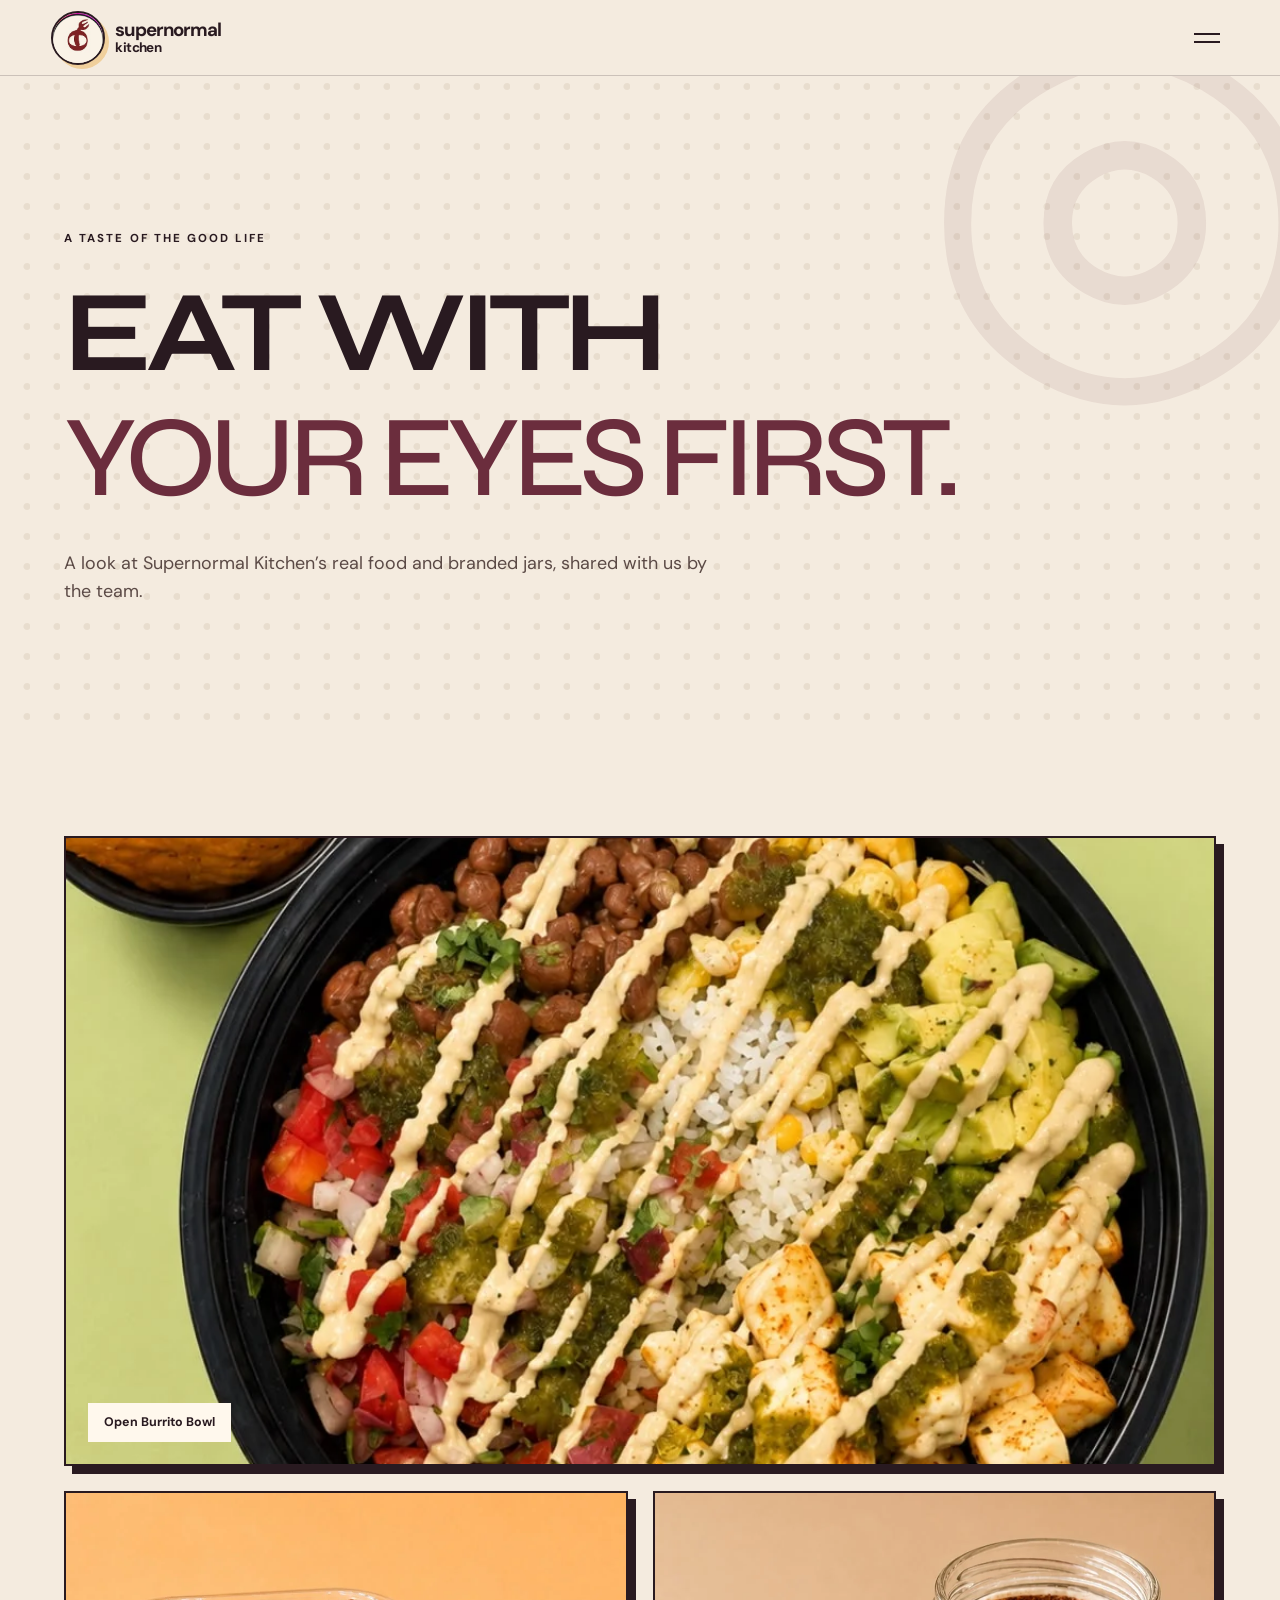
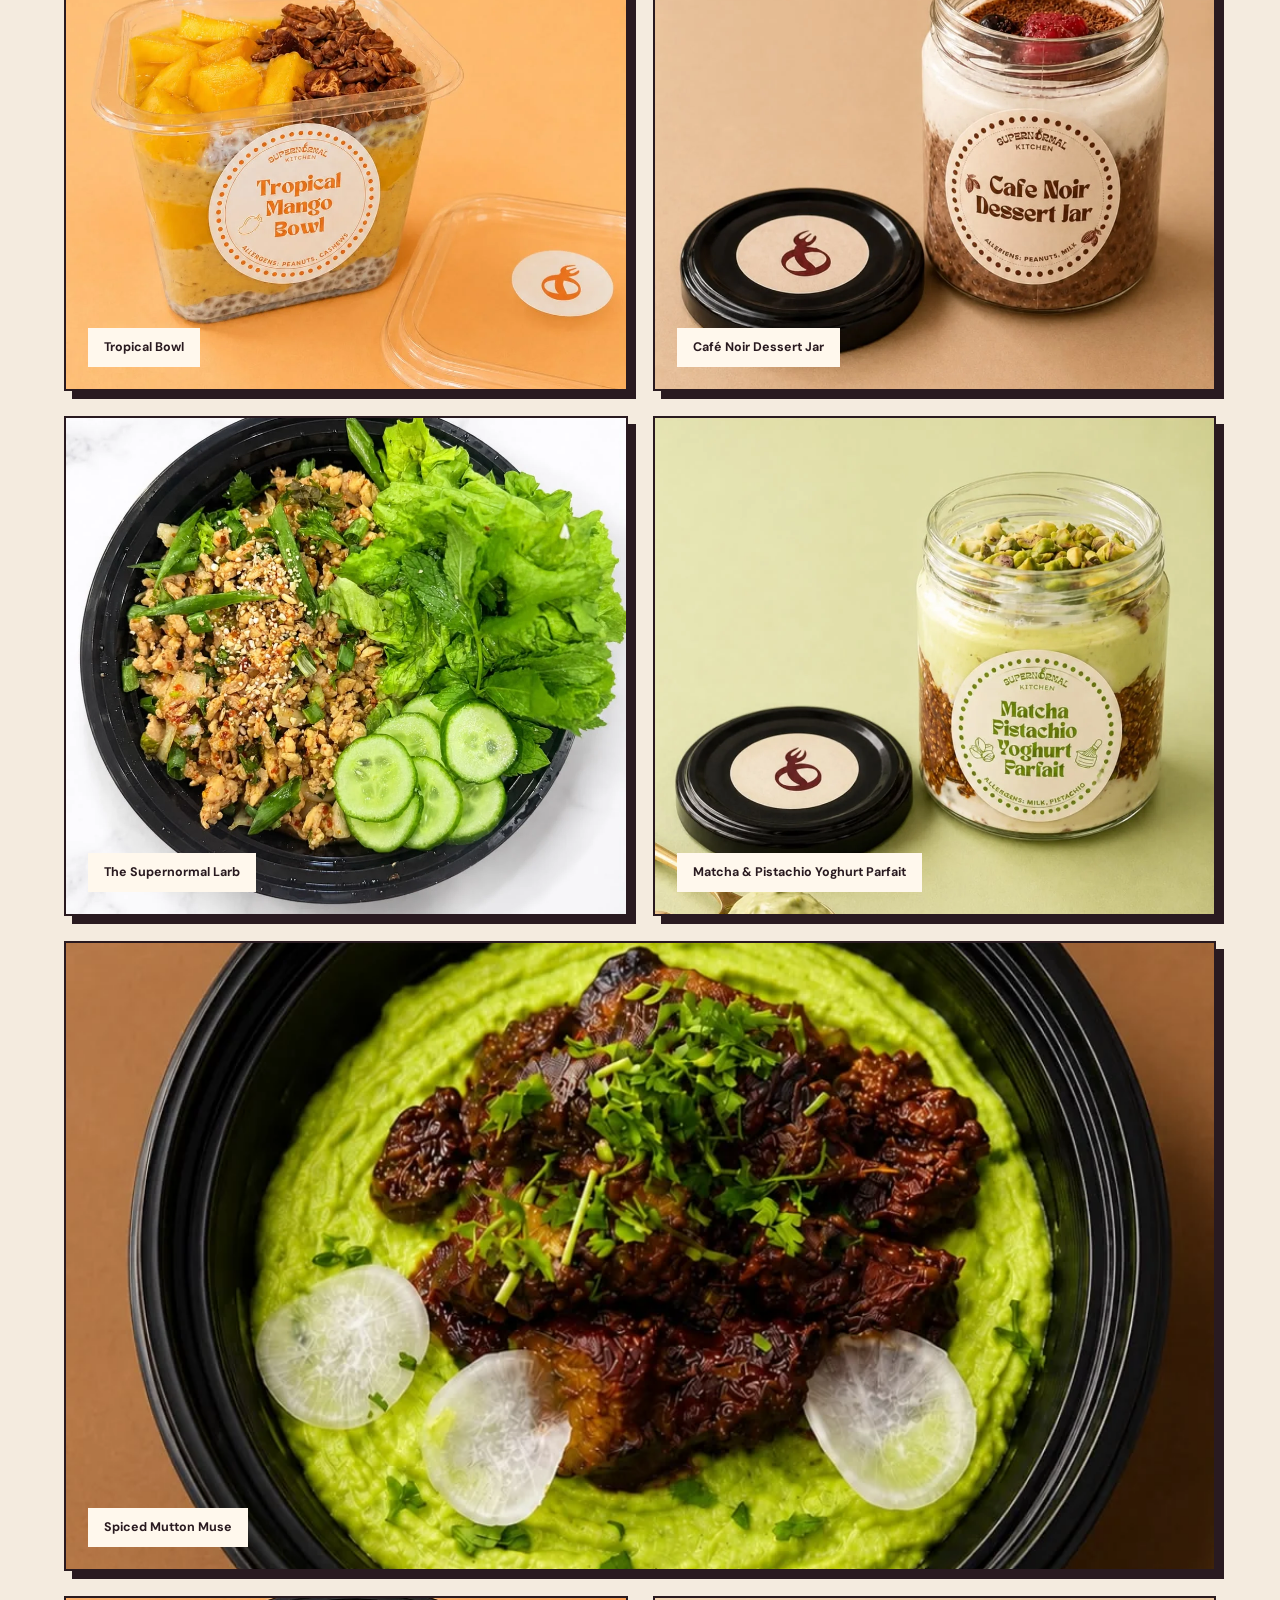
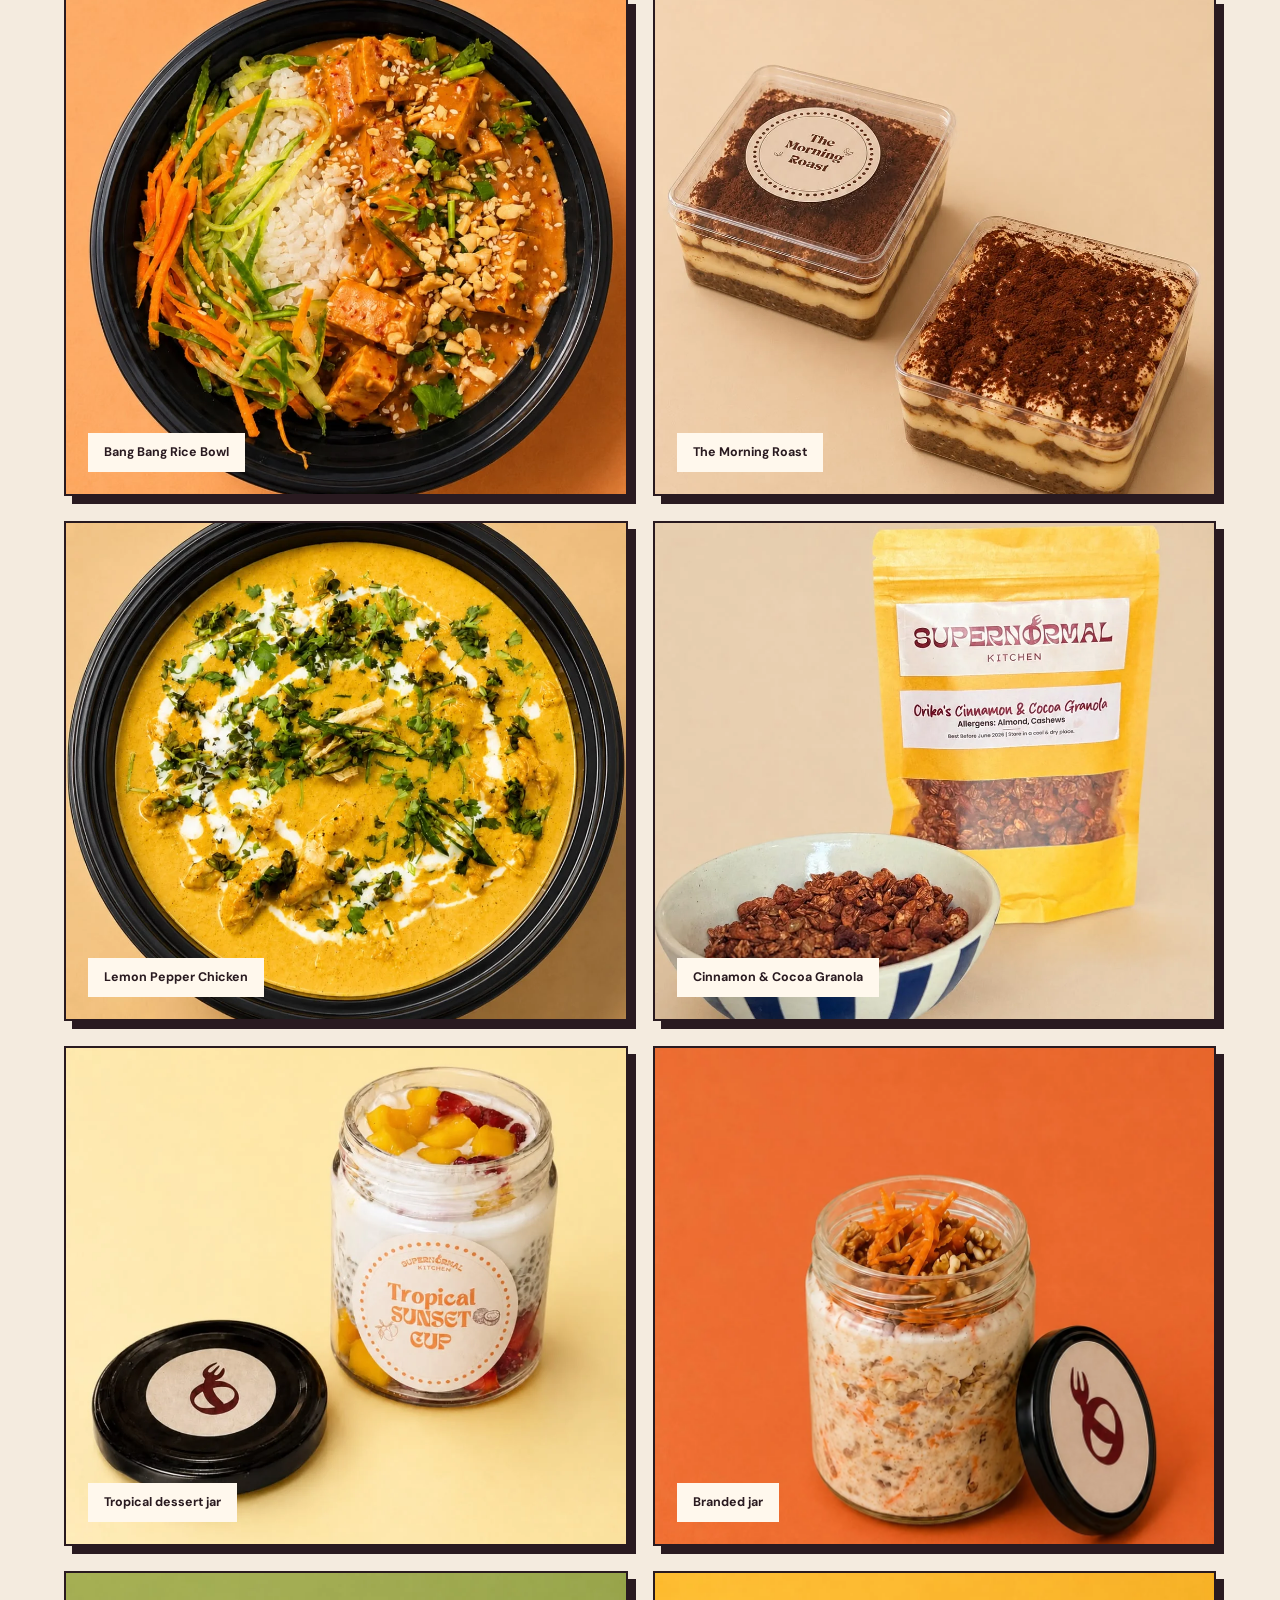
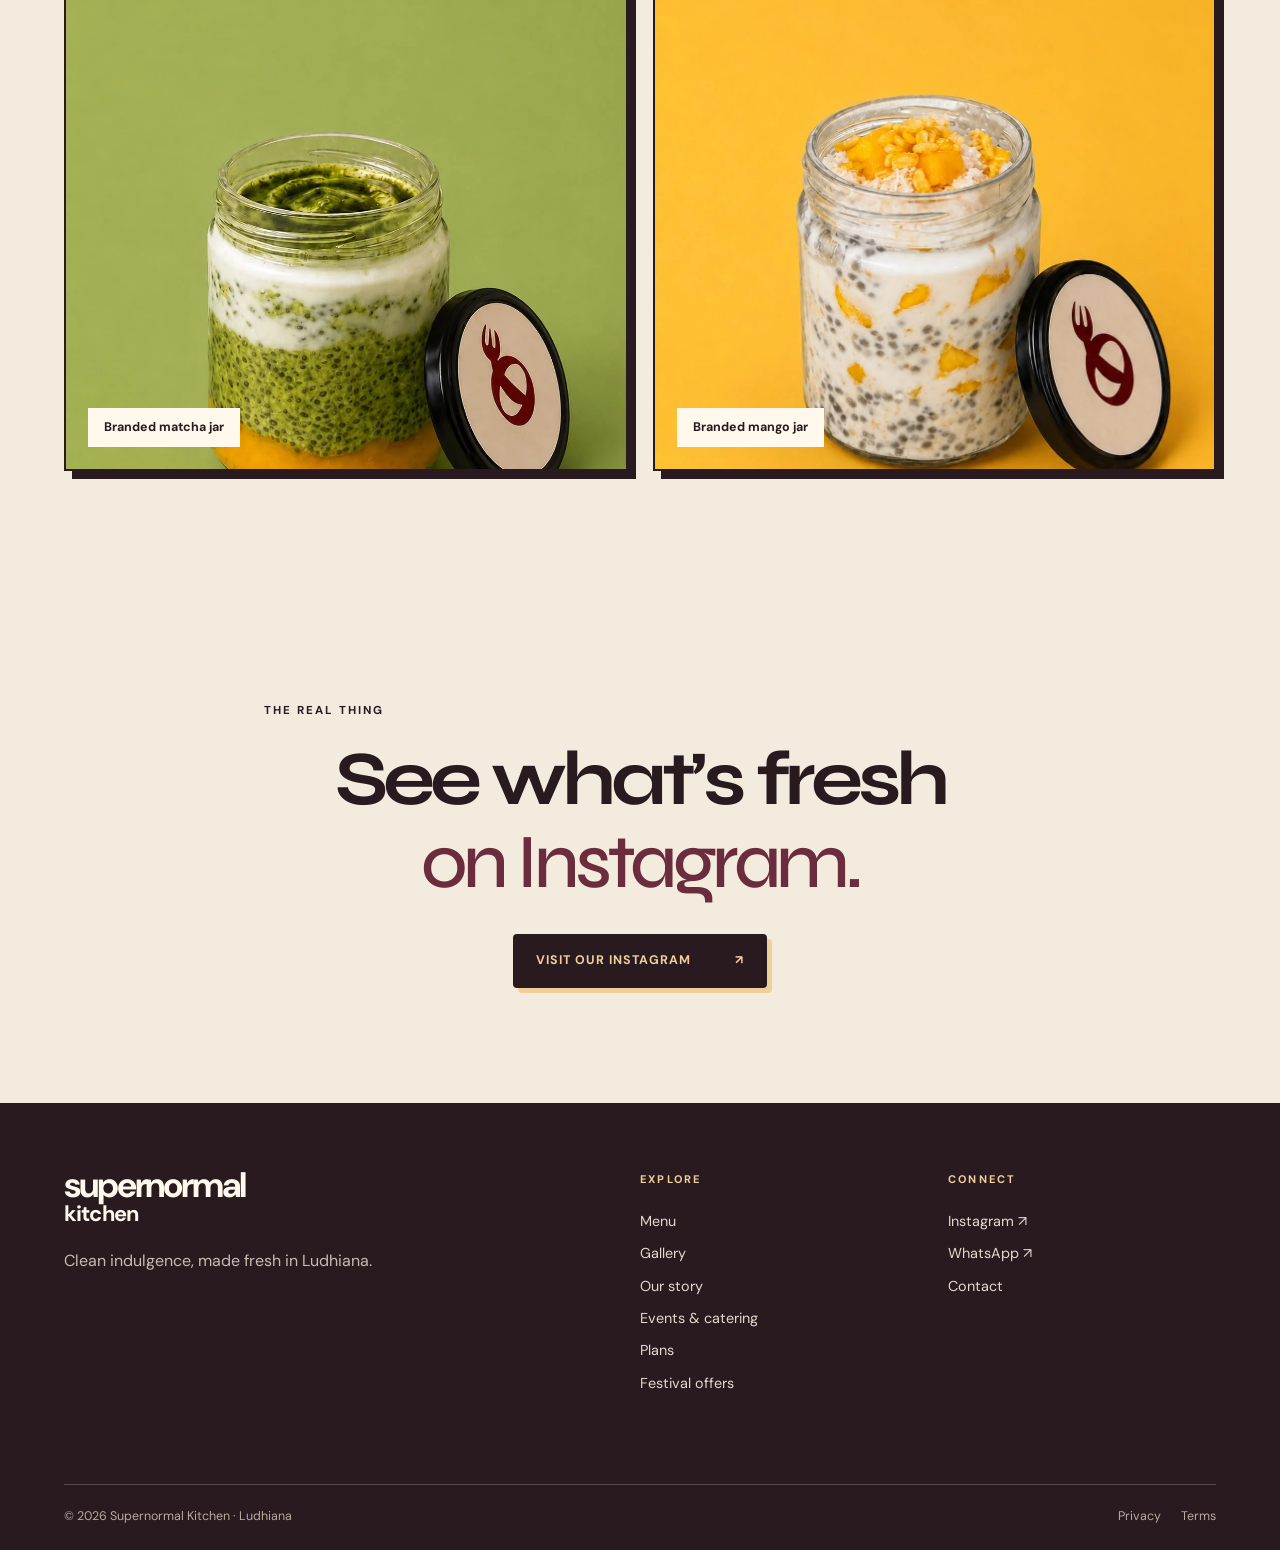
<file: gallery.html>
<!DOCTYPE html>

<html lang="en-IN">
<head>
<meta charset="utf-8"/>
<meta content="width=device-width, initial-scale=1" name="viewport"/>
<meta name="robots" content="index, follow, max-image-preview:large"/>
<meta name="description" content="See Supernormal Kitchen’s food photos: Tropical Bowl, Open Burrito Bowl, Spiced Mutton Muse, breakfast jars and more from the Ludhiana kitchen."/>
<meta name="theme-color" content="#4b1929"/>
<title>Food Photos | Supernormal Kitchen Ludhiana</title>
<link href="favicon.ico" rel="icon"/>
<link href="site.webmanifest" rel="manifest"/>
<link href="https://fonts.googleapis.com" rel="preconnect"/>
<link crossorigin="" href="https://fonts.gstatic.com" rel="preconnect"/>
<link href="https://fonts.googleapis.com/css2?family=DM+Sans:wght@400;500;600;700&amp;family=Syne:wght@500;600;700;800&amp;display=swap" rel="stylesheet"/>
<link href="css/style.css?v=8" rel="stylesheet"/>
<link rel="canonical" href="https://weburon7.github.io/supernormal-kitchen/gallery.html"/>
<link rel="sitemap" type="application/xml" href="sitemap.xml"/>
<meta property="og:type" content="website"/>
<meta property="og:site_name" content="Supernormal Kitchen"/>
<meta property="og:locale" content="en_IN"/>
<meta property="og:title" content="Food Photos | Supernormal Kitchen Ludhiana"/>
<meta property="og:description" content="See Supernormal Kitchen’s food photos: Tropical Bowl, Open Burrito Bowl, Spiced Mutton Muse, breakfast jars and more from the Ludhiana kitchen."/>
<meta property="og:url" content="https://weburon7.github.io/supernormal-kitchen/gallery.html"/>
<meta property="og:image" content="https://weburon7.github.io/supernormal-kitchen/assets/images/og/supernormal-kitchen.jpg"/>
<meta property="og:image:type" content="image/jpeg"/>
<meta property="og:image:width" content="1080"/>
<meta property="og:image:height" content="1350"/>
<meta property="og:image:alt" content="Supernormal Kitchen Open Burrito Bowl"/>
<meta name="twitter:card" content="summary_large_image"/>
<meta name="twitter:title" content="Food Photos | Supernormal Kitchen Ludhiana"/>
<meta name="twitter:description" content="See Supernormal Kitchen’s food photos: Tropical Bowl, Open Burrito Bowl, Spiced Mutton Muse, breakfast jars and more from the Ludhiana kitchen."/>
<meta name="twitter:image" content="https://weburon7.github.io/supernormal-kitchen/assets/images/og/supernormal-kitchen.jpg"/>
<meta name="twitter:image:alt" content="Supernormal Kitchen Open Burrito Bowl"/>
<script type="application/ld+json">
{
  "@context": "https://schema.org",
  "@graph": [
    {
      "@type": "CollectionPage",
      "@id": "https://weburon7.github.io/supernormal-kitchen/gallery.html#webpage",
      "url": "https://weburon7.github.io/supernormal-kitchen/gallery.html",
      "name": "Food Photos | Supernormal Kitchen Ludhiana",
      "description": "See Supernormal Kitchen’s food photos: Tropical Bowl, Open Burrito Bowl, Spiced Mutton Muse, breakfast jars and more from the Ludhiana kitchen.",
      "inLanguage": "en-IN",
      "isPartOf": {
        "@id": "https://weburon7.github.io/supernormal-kitchen/#website"
      },
      "about": {
        "@id": "https://weburon7.github.io/supernormal-kitchen/#organization"
      }
    }
  ]
}
</script>
</head>
<body data-page="gallery">
<a class="skip-link" href="#main">Skip to content</a>
<header class="site-header"><a aria-label="Supernormal Kitchen home" class="brand" href="./"><span class="brand-mark"><img width="163" height="163" alt="" src="assets/images/brand/instagram-logo.png"/></span><span class="brand-name">supernormal<span>kitchen</span></span></a><button aria-controls="primary-nav" aria-expanded="false" aria-label="Open menu" class="nav-toggle" type="button"><span></span><span></span></button><nav aria-label="Main navigation" class="site-nav" id="primary-nav"><a data-nav="index.html" href="./">Home</a>
<a data-nav="menu.html" href="menu.html">Menu</a>
<a data-nav="gallery.html" href="gallery.html">Gallery</a>
<a data-nav="about.html" href="about.html">Our story</a>
<a data-nav="reservations.html" href="reservations.html">Events</a>
<a data-nav="contact.html" href="contact.html">Contact</a><a href="order.html#subscription">Plans</a><a class="offers-nav-button" href="offers.html">Festival offers ↗</a><a class="nav-cta" href="order.html">Order now <span aria-hidden="true">↗</span></a></nav></header>
<main id="main"><section class="page-hero"><p class="eyebrow">A TASTE OF THE GOOD LIFE</p><h1>Eat with<br/><em>your eyes first.</em></h1><p>A look at Supernormal Kitchen’s real food and branded jars, shared with us by the team.</p></section><section class="section gallery-grid"><figure class="gallery-item reveal gallery-wide"><img width="1080" height="1350" alt="Open Burrito Bowl" loading="lazy" src="assets/images/gallery/open-burrito-bowl.webp"/><figcaption>Open Burrito Bowl</figcaption></figure><figure class="gallery-item reveal"><img width="1086" height="1448" alt="Tropical Bowl" loading="lazy" src="assets/images/gallery/tropical-bowl.webp"/><figcaption>Tropical Bowl</figcaption></figure><figure class="gallery-item reveal"><img width="1024" height="1280" alt="Café Noir Dessert Jar" loading="lazy" src="assets/images/gallery/cafe-noir-dessert-jar.webp"/><figcaption>Café Noir Dessert Jar</figcaption></figure><figure class="gallery-item reveal"><img width="1086" height="1448" alt="The Supernormal Larb" loading="lazy" src="assets/images/gallery/supernormal-larb.webp"/><figcaption>The Supernormal Larb</figcaption></figure><figure class="gallery-item reveal"><img width="1024" height="1280" alt="Matcha &amp; Pistachio Yoghurt Parfait" loading="lazy" src="assets/images/gallery/matcha-pistachio-parfait.webp"/><figcaption>Matcha &amp; Pistachio Yoghurt Parfait</figcaption></figure><figure class="gallery-item reveal gallery-wide"><img width="1080" height="1350" alt="Spiced Mutton Muse" loading="lazy" src="assets/images/gallery/spiced-mutton-muse.webp"/><figcaption>Spiced Mutton Muse</figcaption></figure><figure class="gallery-item reveal"><img width="1080" height="1350" alt="Bang Bang Rice Bowl" loading="lazy" src="assets/images/gallery/bang-bang-rice-bowl.webp"/><figcaption>Bang Bang Rice Bowl</figcaption></figure><figure class="gallery-item reveal"><img width="1086" height="1448" alt="The Morning Roast" loading="lazy" src="assets/images/gallery/the-morning-roast.webp"/><figcaption>The Morning Roast</figcaption></figure><figure class="gallery-item reveal"><img width="1080" height="1350" alt="Lemon Pepper Chicken" loading="lazy" src="assets/images/gallery/lemon-pepper-chicken.webp"/><figcaption>Lemon Pepper Chicken</figcaption></figure><figure class="gallery-item reveal"><img width="1086" height="1448" alt="Cinnamon &amp; Cocoa Granola" loading="lazy" src="assets/images/gallery/cinnamon-cocoa-granola.webp"/><figcaption>Cinnamon &amp; Cocoa Granola</figcaption></figure><figure class="gallery-item reveal"><img width="1024" height="1280" alt="Tropical dessert jar" loading="lazy" src="assets/images/gallery/tropical-dessert-jar.webp"/><figcaption>Tropical dessert jar</figcaption></figure><figure class="gallery-item reveal"><img width="1122" height="1402" alt="Branded jar" loading="lazy" src="assets/images/gallery/branded-carrot-jar.webp"/><figcaption>Branded jar</figcaption></figure><figure class="gallery-item reveal"><img width="1086" height="1448" alt="Branded matcha jar" loading="lazy" src="assets/images/gallery/branded-matcha-jar.webp"/><figcaption>Branded matcha jar</figcaption></figure><figure class="gallery-item reveal"><img width="1124" height="1399" alt="Branded mango jar" loading="lazy" src="assets/images/gallery/branded-mango-jar.webp"/><figcaption>Branded mango jar</figcaption></figure></section><section class="section social-cta"><p class="eyebrow">THE REAL THING</p><h2>See what’s fresh<br/><em>on Instagram.</em></h2><a class="button button-dark" href="https://www.instagram.com/supernormal_kitchen/" rel="noopener noreferrer" target="_blank">Visit our Instagram <span>↗</span></a></section></main>
<footer class="site-footer"><div class="footer-top"><div><a class="footer-brand" href="./">supernormal<span>kitchen</span></a><p>Clean indulgence, made fresh in Ludhiana.</p></div><div><span class="footer-label">Explore</span><a href="menu.html">Menu</a><a href="gallery.html">Gallery</a><a href="about.html">Our story</a><a href="reservations.html">Events &amp; catering</a><a href="order.html#subscription">Plans</a><a href="offers.html">Festival offers</a></div><div><span class="footer-label">Connect</span><a href="https://www.instagram.com/supernormal_kitchen/" rel="noopener noreferrer" target="_blank">Instagram ↗</a><a href="https://wa.me/919501132883" rel="noopener noreferrer" target="_blank">WhatsApp ↗</a><a href="contact.html">Contact</a></div></div><div class="footer-bottom"><span>© <span id="year">2026</span> Supernormal Kitchen · Ludhiana</span><span><a href="privacy.html">Privacy</a><a href="terms.html">Terms</a></span></div></footer>
<script defer="" src="js/script.js"></script>
</body>
</html>
</file>
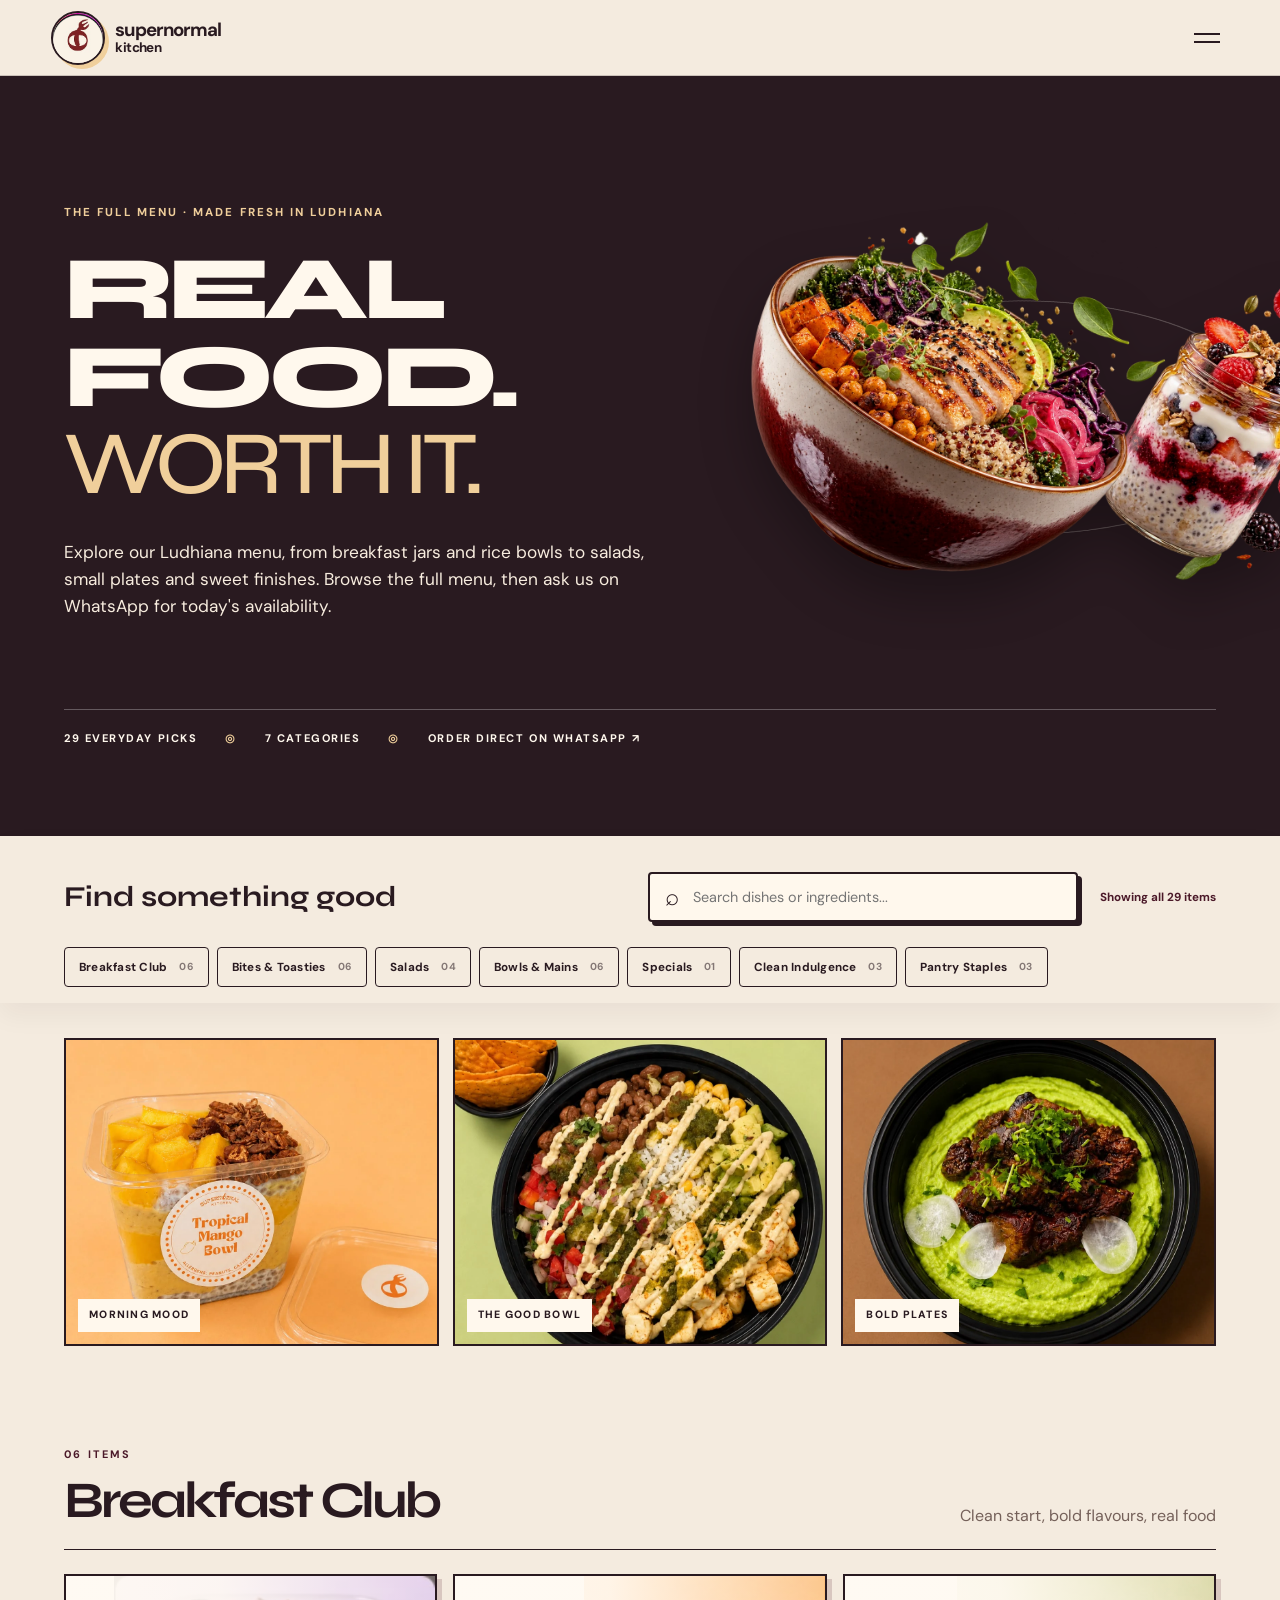
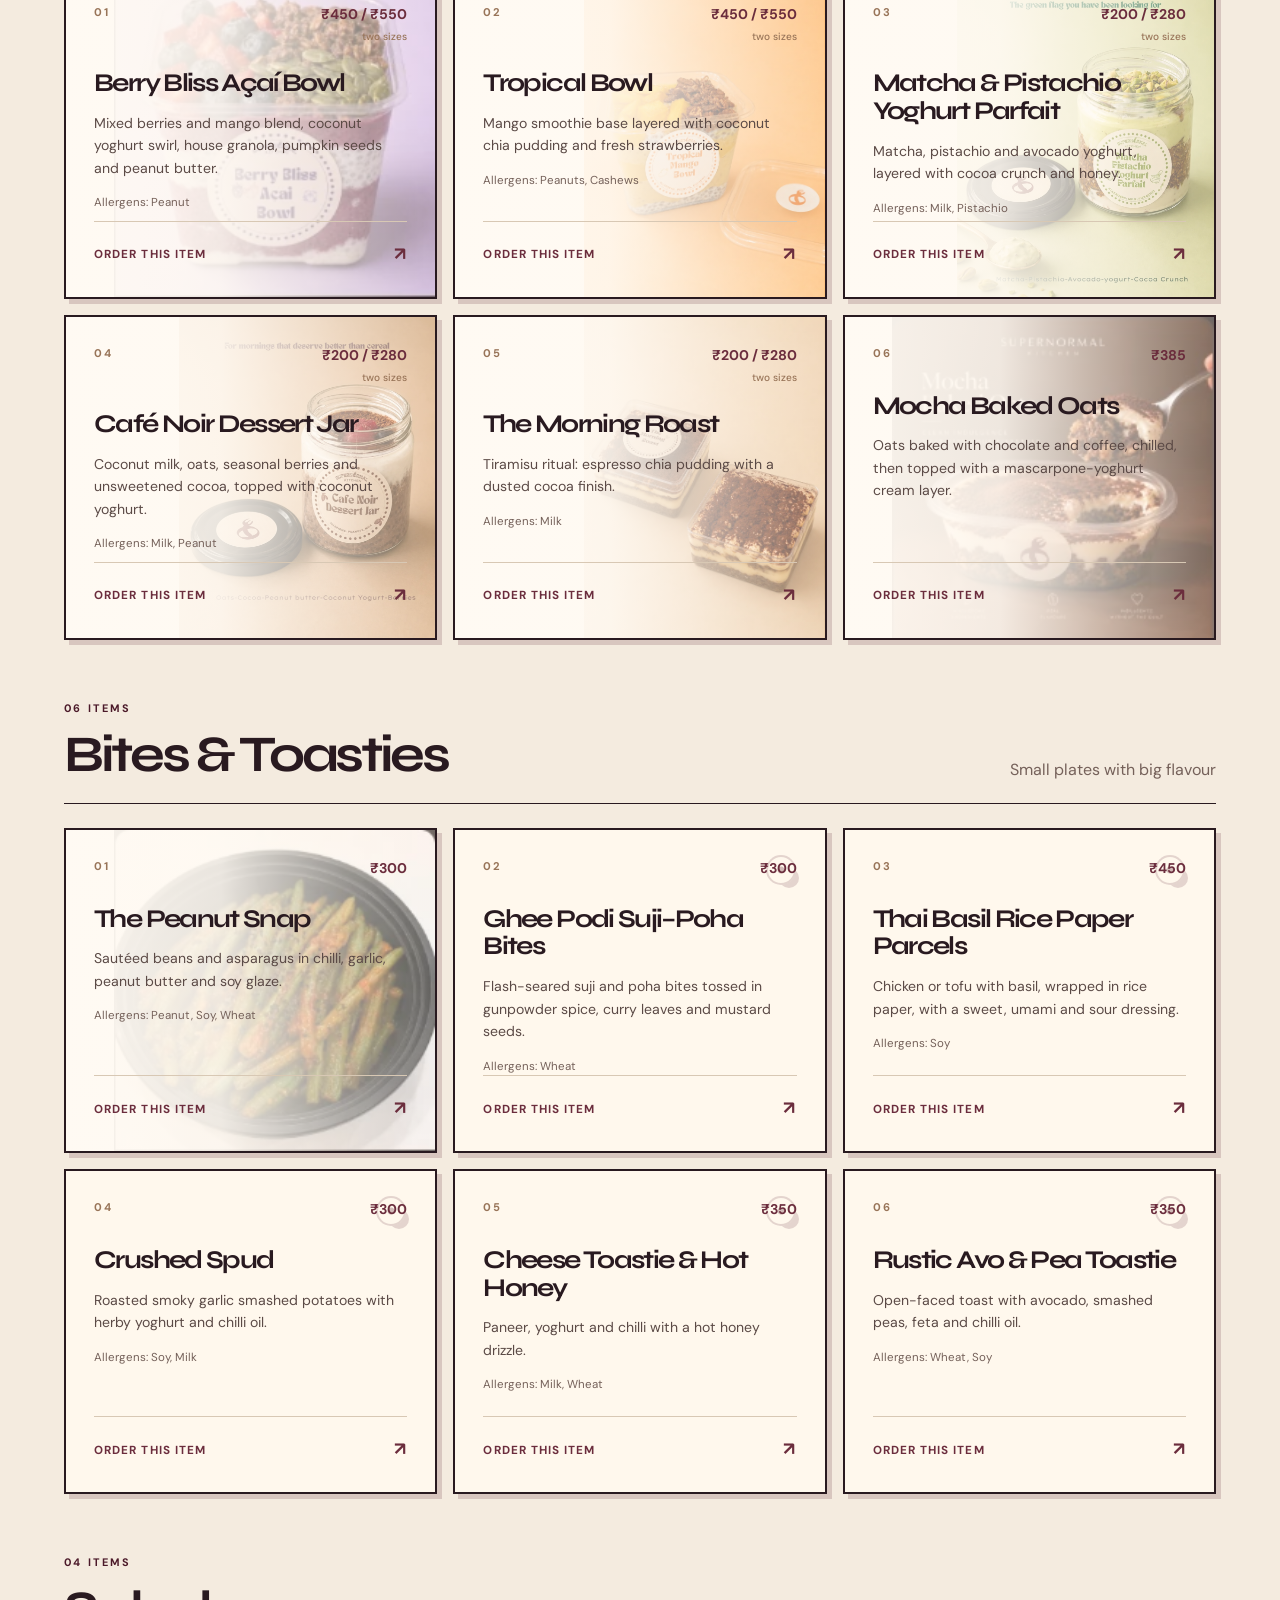
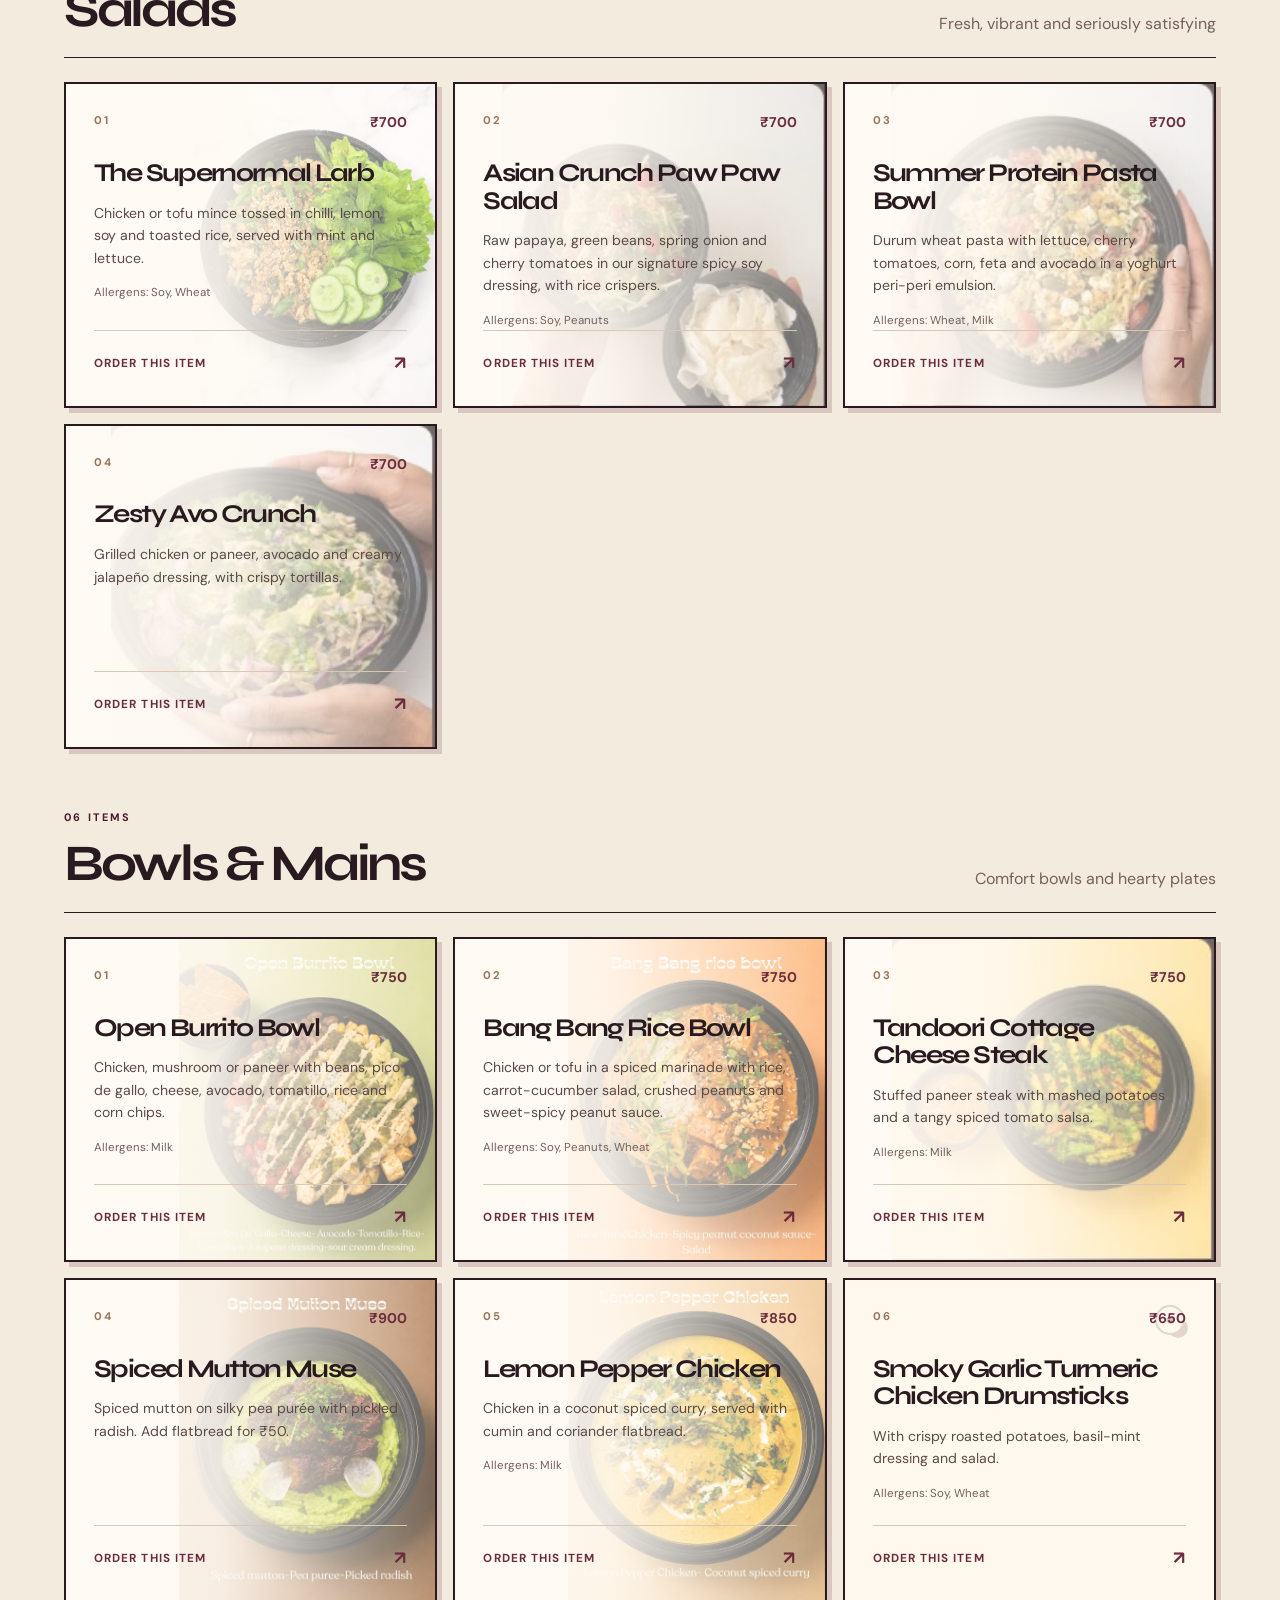
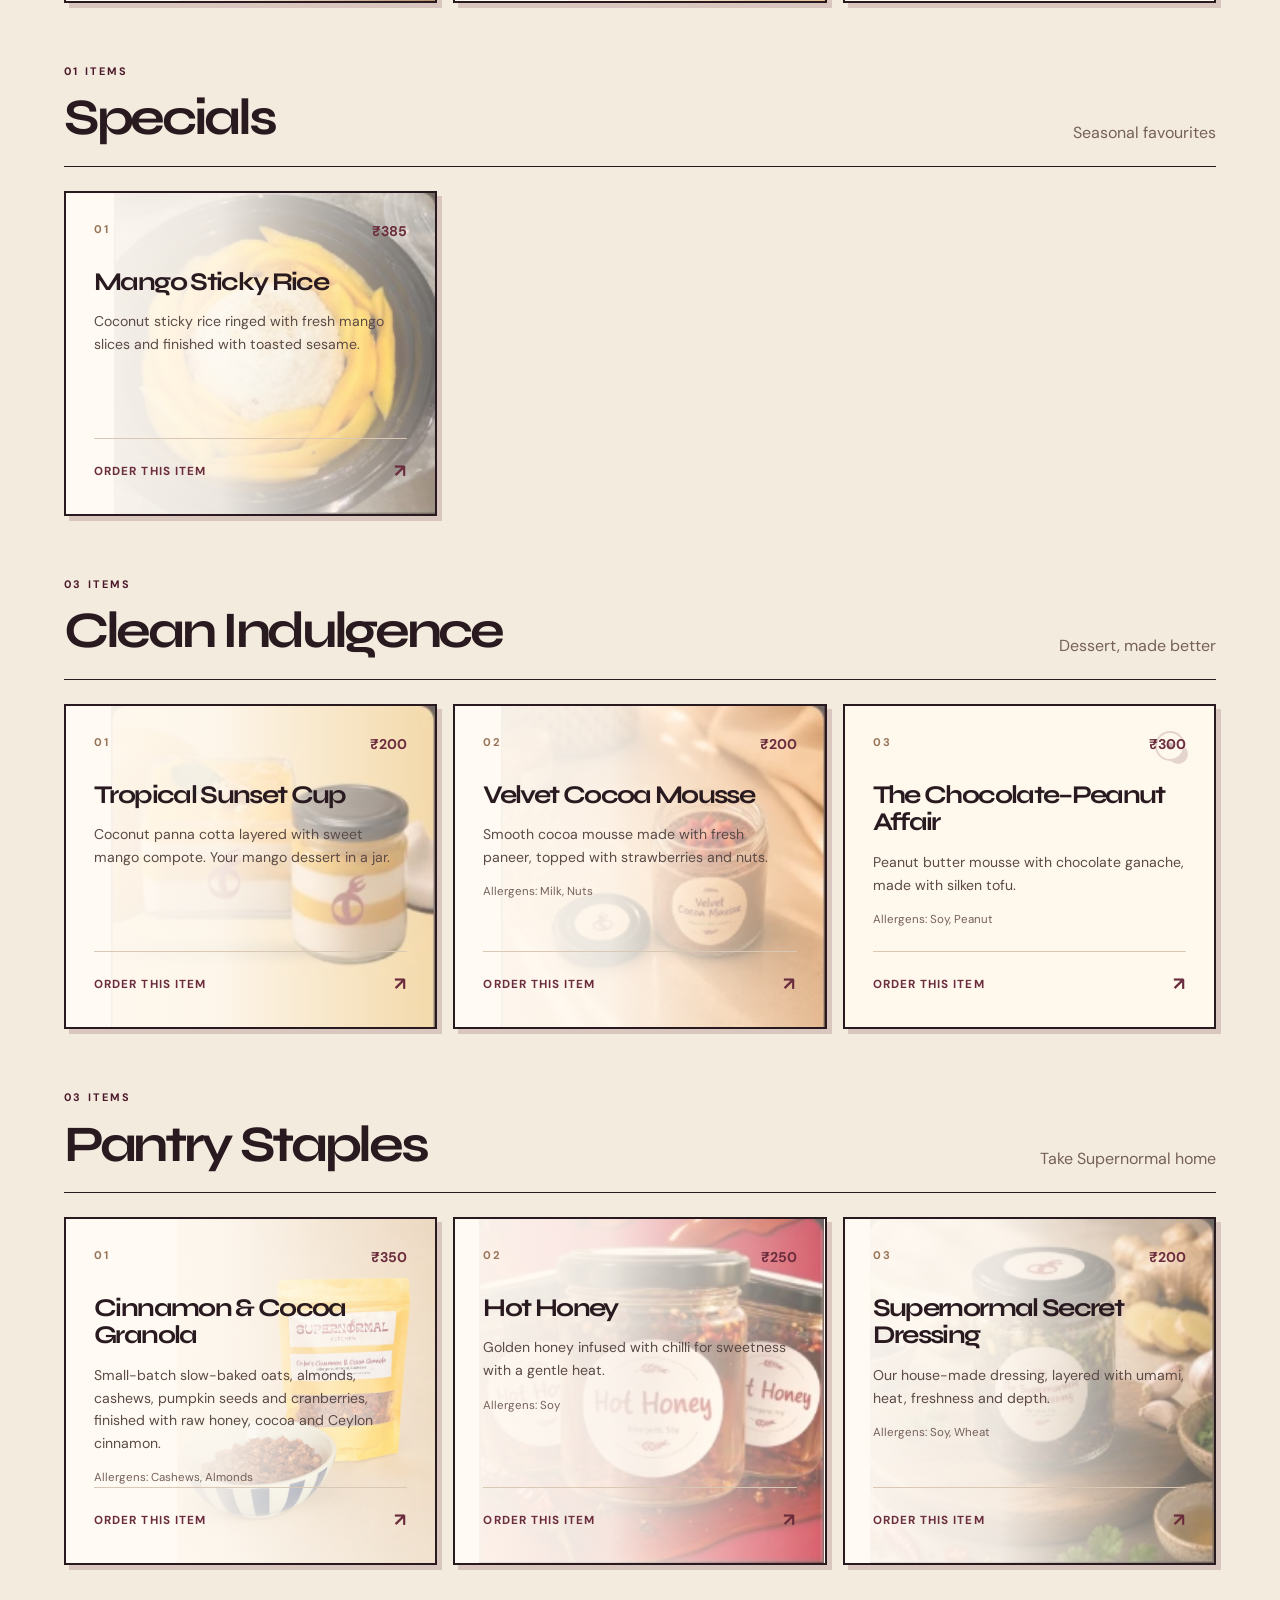
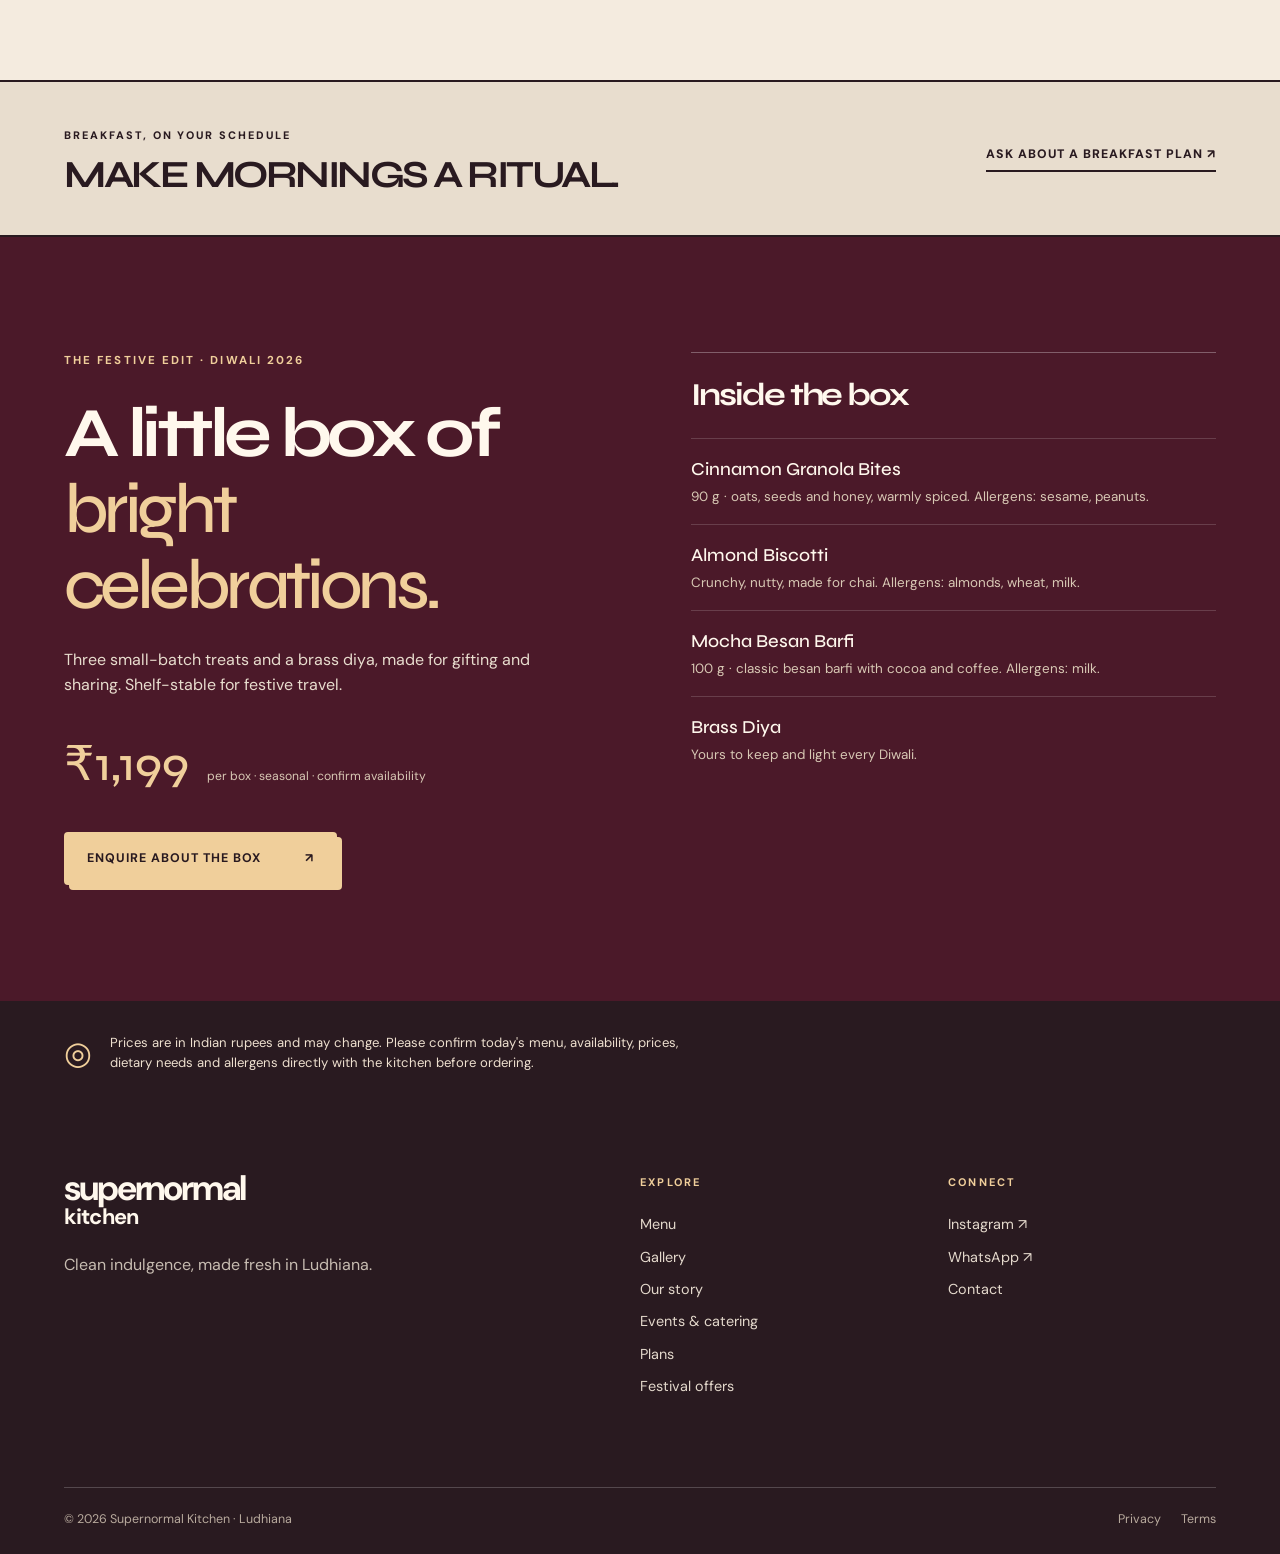
<file: menu.html>
<!DOCTYPE html>

<html lang="en-IN">
<head>
<meta charset="utf-8"/>
<meta content="width=device-width, initial-scale=1" name="viewport"/>
<meta name="robots" content="index, follow, max-image-preview:large"/>
<meta name="description" content="Browse Supernormal Kitchen’s Ludhiana menu: breakfast bowls, rice bowls, salads, toasties and desserts. See listed prices and enquire on WhatsApp."/>
<meta name="theme-color" content="#4b1929"/>
<title>Menu &amp; Prices | Supernormal Kitchen Ludhiana</title>
<link href="favicon.ico" rel="icon"/>
<link href="site.webmanifest" rel="manifest"/>
<link href="https://fonts.googleapis.com" rel="preconnect"/>
<link crossorigin="" href="https://fonts.gstatic.com" rel="preconnect"/>
<link href="https://fonts.googleapis.com/css2?family=DM+Sans:wght@400;500;600;700&amp;family=Syne:wght@500;600;700;800&amp;display=swap" rel="stylesheet"/>
<link href="css/style.css?v=8" rel="stylesheet"/>
<link rel="canonical" href="https://weburon7.github.io/supernormal-kitchen/menu.html"/>
<link rel="sitemap" type="application/xml" href="sitemap.xml"/>
<meta property="og:type" content="website"/>
<meta property="og:site_name" content="Supernormal Kitchen"/>
<meta property="og:locale" content="en_IN"/>
<meta property="og:title" content="Menu &amp; Prices | Supernormal Kitchen Ludhiana"/>
<meta property="og:description" content="Browse Supernormal Kitchen’s Ludhiana menu: breakfast bowls, rice bowls, salads, toasties and desserts. See listed prices and enquire on WhatsApp."/>
<meta property="og:url" content="https://weburon7.github.io/supernormal-kitchen/menu.html"/>
<meta property="og:image" content="https://weburon7.github.io/supernormal-kitchen/assets/images/og/supernormal-kitchen.jpg"/>
<meta property="og:image:type" content="image/jpeg"/>
<meta property="og:image:width" content="1080"/>
<meta property="og:image:height" content="1350"/>
<meta property="og:image:alt" content="Supernormal Kitchen Open Burrito Bowl"/>
<meta name="twitter:card" content="summary_large_image"/>
<meta name="twitter:title" content="Menu &amp; Prices | Supernormal Kitchen Ludhiana"/>
<meta name="twitter:description" content="Browse Supernormal Kitchen’s Ludhiana menu: breakfast bowls, rice bowls, salads, toasties and desserts. See listed prices and enquire on WhatsApp."/>
<meta name="twitter:image" content="https://weburon7.github.io/supernormal-kitchen/assets/images/og/supernormal-kitchen.jpg"/>
<meta name="twitter:image:alt" content="Supernormal Kitchen Open Burrito Bowl"/>
<script type="application/ld+json">
{
  "@context": "https://schema.org",
  "@graph": [
    {
      "@type": "WebPage",
      "@id": "https://weburon7.github.io/supernormal-kitchen/menu.html#webpage",
      "url": "https://weburon7.github.io/supernormal-kitchen/menu.html",
      "name": "Menu & Prices | Supernormal Kitchen Ludhiana",
      "description": "Browse Supernormal Kitchen’s Ludhiana menu: breakfast bowls, rice bowls, salads, toasties and desserts. See listed prices and enquire on WhatsApp.",
      "inLanguage": "en-IN",
      "isPartOf": {
        "@id": "https://weburon7.github.io/supernormal-kitchen/#website"
      },
      "about": {
        "@id": "https://weburon7.github.io/supernormal-kitchen/#organization"
      },
      "mainEntity": {
        "@id": "https://weburon7.github.io/supernormal-kitchen/menu.html#menu"
      }
    },
    {
      "@type": "Menu",
      "@id": "https://weburon7.github.io/supernormal-kitchen/menu.html#menu",
      "name": "Supernormal Kitchen Menu",
      "url": "https://weburon7.github.io/supernormal-kitchen/menu.html",
      "inLanguage": "en-IN",
      "provider": {
        "@id": "https://weburon7.github.io/supernormal-kitchen/#organization"
      },
      "hasMenuSection": [
        {
          "@type": "MenuSection",
          "name": "Breakfast Club",
          "hasMenuItem": [
            {
              "@type": "MenuItem",
              "@id": "https://weburon7.github.io/supernormal-kitchen/menu.html#dish-berry-bliss-acai-bowl",
              "name": "Berry Bliss Açaí Bowl",
              "description": "Mixed berries and mango blend, coconut yoghurt swirl, house granola, pumpkin seeds and peanut butter.",
              "url": "https://weburon7.github.io/supernormal-kitchen/menu.html#dish-berry-bliss-acai-bowl"
            },
            {
              "@type": "MenuItem",
              "@id": "https://weburon7.github.io/supernormal-kitchen/menu.html#dish-tropical-bowl",
              "name": "Tropical Bowl",
              "description": "Mango smoothie base layered with coconut chia pudding and fresh strawberries.",
              "url": "https://weburon7.github.io/supernormal-kitchen/menu.html#dish-tropical-bowl"
            },
            {
              "@type": "MenuItem",
              "@id": "https://weburon7.github.io/supernormal-kitchen/menu.html#dish-matcha-pistachio-yoghurt-parfait",
              "name": "Matcha & Pistachio Yoghurt Parfait",
              "description": "Matcha, pistachio and avocado yoghurt, layered with cocoa crunch and honey.",
              "url": "https://weburon7.github.io/supernormal-kitchen/menu.html#dish-matcha-pistachio-yoghurt-parfait"
            },
            {
              "@type": "MenuItem",
              "@id": "https://weburon7.github.io/supernormal-kitchen/menu.html#dish-cafe-noir-dessert-jar",
              "name": "Café Noir Dessert Jar",
              "description": "Coconut milk, oats, seasonal berries and unsweetened cocoa, topped with coconut yoghurt.",
              "url": "https://weburon7.github.io/supernormal-kitchen/menu.html#dish-cafe-noir-dessert-jar"
            },
            {
              "@type": "MenuItem",
              "@id": "https://weburon7.github.io/supernormal-kitchen/menu.html#dish-the-morning-roast",
              "name": "The Morning Roast",
              "description": "Tiramisu ritual: espresso chia pudding with a dusted cocoa finish.",
              "url": "https://weburon7.github.io/supernormal-kitchen/menu.html#dish-the-morning-roast"
            },
            {
              "@type": "MenuItem",
              "@id": "https://weburon7.github.io/supernormal-kitchen/menu.html#dish-mocha-baked-oats",
              "name": "Mocha Baked Oats",
              "description": "Oats baked with chocolate and coffee, chilled, then topped with a mascarpone-yoghurt cream layer.",
              "url": "https://weburon7.github.io/supernormal-kitchen/menu.html#dish-mocha-baked-oats",
              "offers": {
                "@type": "Offer",
                "price": "385",
                "priceCurrency": "INR",
                "url": "https://weburon7.github.io/supernormal-kitchen/menu.html#dish-mocha-baked-oats"
              }
            }
          ]
        },
        {
          "@type": "MenuSection",
          "name": "Bites & Toasties",
          "hasMenuItem": [
            {
              "@type": "MenuItem",
              "@id": "https://weburon7.github.io/supernormal-kitchen/menu.html#dish-the-peanut-snap",
              "name": "The Peanut Snap",
              "description": "Sautéed beans and asparagus in chilli, garlic, peanut butter and soy glaze.",
              "url": "https://weburon7.github.io/supernormal-kitchen/menu.html#dish-the-peanut-snap",
              "offers": {
                "@type": "Offer",
                "price": "300",
                "priceCurrency": "INR",
                "url": "https://weburon7.github.io/supernormal-kitchen/menu.html#dish-the-peanut-snap"
              }
            },
            {
              "@type": "MenuItem",
              "@id": "https://weburon7.github.io/supernormal-kitchen/menu.html#dish-ghee-podi-sujipoha-bites",
              "name": "Ghee Podi Suji–Poha Bites",
              "description": "Flash-seared suji and poha bites tossed in gunpowder spice, curry leaves and mustard seeds.",
              "url": "https://weburon7.github.io/supernormal-kitchen/menu.html#dish-ghee-podi-sujipoha-bites",
              "offers": {
                "@type": "Offer",
                "price": "300",
                "priceCurrency": "INR",
                "url": "https://weburon7.github.io/supernormal-kitchen/menu.html#dish-ghee-podi-sujipoha-bites"
              }
            },
            {
              "@type": "MenuItem",
              "@id": "https://weburon7.github.io/supernormal-kitchen/menu.html#dish-thai-basil-rice-paper-parcels",
              "name": "Thai Basil Rice Paper Parcels",
              "description": "Chicken or tofu with basil, wrapped in rice paper, with a sweet, umami and sour dressing.",
              "url": "https://weburon7.github.io/supernormal-kitchen/menu.html#dish-thai-basil-rice-paper-parcels",
              "offers": {
                "@type": "Offer",
                "price": "450",
                "priceCurrency": "INR",
                "url": "https://weburon7.github.io/supernormal-kitchen/menu.html#dish-thai-basil-rice-paper-parcels"
              }
            },
            {
              "@type": "MenuItem",
              "@id": "https://weburon7.github.io/supernormal-kitchen/menu.html#dish-crushed-spud",
              "name": "Crushed Spud",
              "description": "Roasted smoky garlic smashed potatoes with herby yoghurt and chilli oil.",
              "url": "https://weburon7.github.io/supernormal-kitchen/menu.html#dish-crushed-spud",
              "offers": {
                "@type": "Offer",
                "price": "300",
                "priceCurrency": "INR",
                "url": "https://weburon7.github.io/supernormal-kitchen/menu.html#dish-crushed-spud"
              }
            },
            {
              "@type": "MenuItem",
              "@id": "https://weburon7.github.io/supernormal-kitchen/menu.html#dish-cheese-toastie-hot-honey",
              "name": "Cheese Toastie & Hot Honey",
              "description": "Paneer, yoghurt and chilli with a hot honey drizzle.",
              "url": "https://weburon7.github.io/supernormal-kitchen/menu.html#dish-cheese-toastie-hot-honey",
              "offers": {
                "@type": "Offer",
                "price": "350",
                "priceCurrency": "INR",
                "url": "https://weburon7.github.io/supernormal-kitchen/menu.html#dish-cheese-toastie-hot-honey"
              }
            },
            {
              "@type": "MenuItem",
              "@id": "https://weburon7.github.io/supernormal-kitchen/menu.html#dish-rustic-avo-pea-toastie",
              "name": "Rustic Avo & Pea Toastie",
              "description": "Open-faced toast with avocado, smashed peas, feta and chilli oil.",
              "url": "https://weburon7.github.io/supernormal-kitchen/menu.html#dish-rustic-avo-pea-toastie",
              "offers": {
                "@type": "Offer",
                "price": "350",
                "priceCurrency": "INR",
                "url": "https://weburon7.github.io/supernormal-kitchen/menu.html#dish-rustic-avo-pea-toastie"
              }
            }
          ]
        },
        {
          "@type": "MenuSection",
          "name": "Salads",
          "hasMenuItem": [
            {
              "@type": "MenuItem",
              "@id": "https://weburon7.github.io/supernormal-kitchen/menu.html#dish-the-supernormal-larb",
              "name": "The Supernormal Larb",
              "description": "Chicken or tofu mince tossed in chilli, lemon, soy and toasted rice, served with mint and lettuce.",
              "url": "https://weburon7.github.io/supernormal-kitchen/menu.html#dish-the-supernormal-larb",
              "offers": {
                "@type": "Offer",
                "price": "700",
                "priceCurrency": "INR",
                "url": "https://weburon7.github.io/supernormal-kitchen/menu.html#dish-the-supernormal-larb"
              }
            },
            {
              "@type": "MenuItem",
              "@id": "https://weburon7.github.io/supernormal-kitchen/menu.html#dish-asian-crunch-paw-paw-salad",
              "name": "Asian Crunch Paw Paw Salad",
              "description": "Raw papaya, green beans, spring onion and cherry tomatoes in our signature spicy soy dressing, with rice crispers.",
              "url": "https://weburon7.github.io/supernormal-kitchen/menu.html#dish-asian-crunch-paw-paw-salad",
              "offers": {
                "@type": "Offer",
                "price": "700",
                "priceCurrency": "INR",
                "url": "https://weburon7.github.io/supernormal-kitchen/menu.html#dish-asian-crunch-paw-paw-salad"
              }
            },
            {
              "@type": "MenuItem",
              "@id": "https://weburon7.github.io/supernormal-kitchen/menu.html#dish-summer-protein-pasta-bowl",
              "name": "Summer Protein Pasta Bowl",
              "description": "Durum wheat pasta with lettuce, cherry tomatoes, corn, feta and avocado in a yoghurt peri-peri emulsion.",
              "url": "https://weburon7.github.io/supernormal-kitchen/menu.html#dish-summer-protein-pasta-bowl",
              "offers": {
                "@type": "Offer",
                "price": "700",
                "priceCurrency": "INR",
                "url": "https://weburon7.github.io/supernormal-kitchen/menu.html#dish-summer-protein-pasta-bowl"
              }
            },
            {
              "@type": "MenuItem",
              "@id": "https://weburon7.github.io/supernormal-kitchen/menu.html#dish-zesty-avo-crunch",
              "name": "Zesty Avo Crunch",
              "description": "Grilled chicken or paneer, avocado and creamy jalapeño dressing, with crispy tortillas.",
              "url": "https://weburon7.github.io/supernormal-kitchen/menu.html#dish-zesty-avo-crunch",
              "offers": {
                "@type": "Offer",
                "price": "700",
                "priceCurrency": "INR",
                "url": "https://weburon7.github.io/supernormal-kitchen/menu.html#dish-zesty-avo-crunch"
              }
            }
          ]
        },
        {
          "@type": "MenuSection",
          "name": "Bowls & Mains",
          "hasMenuItem": [
            {
              "@type": "MenuItem",
              "@id": "https://weburon7.github.io/supernormal-kitchen/menu.html#dish-open-burrito-bowl",
              "name": "Open Burrito Bowl",
              "description": "Chicken, mushroom or paneer with beans, pico de gallo, cheese, avocado, tomatillo, rice and corn chips.",
              "url": "https://weburon7.github.io/supernormal-kitchen/menu.html#dish-open-burrito-bowl",
              "offers": {
                "@type": "Offer",
                "price": "750",
                "priceCurrency": "INR",
                "url": "https://weburon7.github.io/supernormal-kitchen/menu.html#dish-open-burrito-bowl"
              }
            },
            {
              "@type": "MenuItem",
              "@id": "https://weburon7.github.io/supernormal-kitchen/menu.html#dish-bang-bang-rice-bowl",
              "name": "Bang Bang Rice Bowl",
              "description": "Chicken or tofu in a spiced marinade with rice, carrot-cucumber salad, crushed peanuts and sweet-spicy peanut sauce.",
              "url": "https://weburon7.github.io/supernormal-kitchen/menu.html#dish-bang-bang-rice-bowl",
              "offers": {
                "@type": "Offer",
                "price": "750",
                "priceCurrency": "INR",
                "url": "https://weburon7.github.io/supernormal-kitchen/menu.html#dish-bang-bang-rice-bowl"
              }
            },
            {
              "@type": "MenuItem",
              "@id": "https://weburon7.github.io/supernormal-kitchen/menu.html#dish-tandoori-cottage-cheese-steak",
              "name": "Tandoori Cottage Cheese Steak",
              "description": "Stuffed paneer steak with mashed potatoes and a tangy spiced tomato salsa.",
              "url": "https://weburon7.github.io/supernormal-kitchen/menu.html#dish-tandoori-cottage-cheese-steak",
              "offers": {
                "@type": "Offer",
                "price": "750",
                "priceCurrency": "INR",
                "url": "https://weburon7.github.io/supernormal-kitchen/menu.html#dish-tandoori-cottage-cheese-steak"
              }
            },
            {
              "@type": "MenuItem",
              "@id": "https://weburon7.github.io/supernormal-kitchen/menu.html#dish-spiced-mutton-muse",
              "name": "Spiced Mutton Muse",
              "description": "Spiced mutton on silky pea purée with pickled radish. Add flatbread for ₹50.",
              "url": "https://weburon7.github.io/supernormal-kitchen/menu.html#dish-spiced-mutton-muse",
              "offers": {
                "@type": "Offer",
                "price": "900",
                "priceCurrency": "INR",
                "url": "https://weburon7.github.io/supernormal-kitchen/menu.html#dish-spiced-mutton-muse"
              }
            },
            {
              "@type": "MenuItem",
              "@id": "https://weburon7.github.io/supernormal-kitchen/menu.html#dish-lemon-pepper-chicken",
              "name": "Lemon Pepper Chicken",
              "description": "Chicken in a coconut spiced curry, served with cumin and coriander flatbread.",
              "url": "https://weburon7.github.io/supernormal-kitchen/menu.html#dish-lemon-pepper-chicken",
              "offers": {
                "@type": "Offer",
                "price": "850",
                "priceCurrency": "INR",
                "url": "https://weburon7.github.io/supernormal-kitchen/menu.html#dish-lemon-pepper-chicken"
              }
            },
            {
              "@type": "MenuItem",
              "@id": "https://weburon7.github.io/supernormal-kitchen/menu.html#dish-smoky-garlic-turmeric-chicken-drumsticks",
              "name": "Smoky Garlic Turmeric Chicken Drumsticks",
              "description": "With crispy roasted potatoes, basil-mint dressing and salad.",
              "url": "https://weburon7.github.io/supernormal-kitchen/menu.html#dish-smoky-garlic-turmeric-chicken-drumsticks",
              "offers": {
                "@type": "Offer",
                "price": "650",
                "priceCurrency": "INR",
                "url": "https://weburon7.github.io/supernormal-kitchen/menu.html#dish-smoky-garlic-turmeric-chicken-drumsticks"
              }
            }
          ]
        },
        {
          "@type": "MenuSection",
          "name": "Specials",
          "hasMenuItem": [
            {
              "@type": "MenuItem",
              "@id": "https://weburon7.github.io/supernormal-kitchen/menu.html#dish-mango-sticky-rice",
              "name": "Mango Sticky Rice",
              "description": "Coconut sticky rice ringed with fresh mango slices and finished with toasted sesame.",
              "url": "https://weburon7.github.io/supernormal-kitchen/menu.html#dish-mango-sticky-rice",
              "offers": {
                "@type": "Offer",
                "price": "385",
                "priceCurrency": "INR",
                "url": "https://weburon7.github.io/supernormal-kitchen/menu.html#dish-mango-sticky-rice"
              }
            }
          ]
        },
        {
          "@type": "MenuSection",
          "name": "Clean Indulgence",
          "hasMenuItem": [
            {
              "@type": "MenuItem",
              "@id": "https://weburon7.github.io/supernormal-kitchen/menu.html#dish-tropical-sunset-cup",
              "name": "Tropical Sunset Cup",
              "description": "Coconut panna cotta layered with sweet mango compote. Your mango dessert in a jar.",
              "url": "https://weburon7.github.io/supernormal-kitchen/menu.html#dish-tropical-sunset-cup",
              "offers": {
                "@type": "Offer",
                "price": "200",
                "priceCurrency": "INR",
                "url": "https://weburon7.github.io/supernormal-kitchen/menu.html#dish-tropical-sunset-cup"
              }
            },
            {
              "@type": "MenuItem",
              "@id": "https://weburon7.github.io/supernormal-kitchen/menu.html#dish-velvet-cocoa-mousse",
              "name": "Velvet Cocoa Mousse",
              "description": "Smooth cocoa mousse made with fresh paneer, topped with strawberries and nuts.",
              "url": "https://weburon7.github.io/supernormal-kitchen/menu.html#dish-velvet-cocoa-mousse",
              "offers": {
                "@type": "Offer",
                "price": "200",
                "priceCurrency": "INR",
                "url": "https://weburon7.github.io/supernormal-kitchen/menu.html#dish-velvet-cocoa-mousse"
              }
            },
            {
              "@type": "MenuItem",
              "@id": "https://weburon7.github.io/supernormal-kitchen/menu.html#dish-the-chocolatepeanut-affair",
              "name": "The Chocolate–Peanut Affair",
              "description": "Peanut butter mousse with chocolate ganache, made with silken tofu.",
              "url": "https://weburon7.github.io/supernormal-kitchen/menu.html#dish-the-chocolatepeanut-affair",
              "offers": {
                "@type": "Offer",
                "price": "300",
                "priceCurrency": "INR",
                "url": "https://weburon7.github.io/supernormal-kitchen/menu.html#dish-the-chocolatepeanut-affair"
              }
            }
          ]
        },
        {
          "@type": "MenuSection",
          "name": "Pantry Staples",
          "hasMenuItem": [
            {
              "@type": "MenuItem",
              "@id": "https://weburon7.github.io/supernormal-kitchen/menu.html#dish-cinnamon-cocoa-granola",
              "name": "Cinnamon & Cocoa Granola",
              "description": "Small-batch slow-baked oats, almonds, cashews, pumpkin seeds and cranberries, finished with raw honey, cocoa and Ceylon cinnamon.",
              "url": "https://weburon7.github.io/supernormal-kitchen/menu.html#dish-cinnamon-cocoa-granola",
              "offers": {
                "@type": "Offer",
                "price": "350",
                "priceCurrency": "INR",
                "url": "https://weburon7.github.io/supernormal-kitchen/menu.html#dish-cinnamon-cocoa-granola"
              }
            },
            {
              "@type": "MenuItem",
              "@id": "https://weburon7.github.io/supernormal-kitchen/menu.html#dish-hot-honey",
              "name": "Hot Honey",
              "description": "Golden honey infused with chilli for sweetness with a gentle heat.",
              "url": "https://weburon7.github.io/supernormal-kitchen/menu.html#dish-hot-honey",
              "offers": {
                "@type": "Offer",
                "price": "250",
                "priceCurrency": "INR",
                "url": "https://weburon7.github.io/supernormal-kitchen/menu.html#dish-hot-honey"
              }
            },
            {
              "@type": "MenuItem",
              "@id": "https://weburon7.github.io/supernormal-kitchen/menu.html#dish-supernormal-secret-dressing",
              "name": "Supernormal Secret Dressing",
              "description": "Our house-made dressing, layered with umami, heat, freshness and depth.",
              "url": "https://weburon7.github.io/supernormal-kitchen/menu.html#dish-supernormal-secret-dressing",
              "offers": {
                "@type": "Offer",
                "price": "200",
                "priceCurrency": "INR",
                "url": "https://weburon7.github.io/supernormal-kitchen/menu.html#dish-supernormal-secret-dressing"
              }
            }
          ]
        }
      ]
    }
  ]
}
</script>
</head>
<body data-page="menu">
<a class="skip-link" href="#main">Skip to content</a>
<header class="site-header"><a aria-label="Supernormal Kitchen home" class="brand" href="./"><span class="brand-mark"><img width="163" height="163" alt="" src="assets/images/brand/instagram-logo.png"/></span><span class="brand-name">supernormal<span>kitchen</span></span></a><button aria-controls="primary-nav" aria-expanded="false" aria-label="Open menu" class="nav-toggle" type="button"><span></span><span></span></button><nav aria-label="Main navigation" class="site-nav" id="primary-nav"><a data-nav="index.html" href="./">Home</a>
<a data-nav="menu.html" href="menu.html">Menu</a>
<a data-nav="gallery.html" href="gallery.html">Gallery</a>
<a data-nav="about.html" href="about.html">Our story</a>
<a data-nav="reservations.html" href="reservations.html">Events</a>
<a data-nav="contact.html" href="contact.html">Contact</a><a href="order.html#subscription">Plans</a><a class="offers-nav-button" href="offers.html">Festival offers ↗</a><a class="nav-cta" href="order.html">Order now <span aria-hidden="true">↗</span></a></nav></header>
<main id="main"><section class="menu-intro"><p class="eyebrow">THE FULL MENU · MADE FRESH IN LUDHIANA</p><h1>Real food.<br/><em>Worth it.</em></h1><p>Explore our Ludhiana menu, from breakfast jars and rice bowls to salads, small plates and sweet finishes. Browse the full menu, then ask us on WhatsApp for today's availability.</p><div class="menu-intro-meta"><span>29 EVERYDAY PICKS</span><span>7 CATEGORIES</span><span>ORDER DIRECT ON WHATSAPP ↗</span></div><div aria-hidden="true" class="menu-intro-art"><span class="menu-art-ring"></span><img width="1536" height="1024" alt="" loading="eager" src="assets/images/hero/food-sculpture.webp"/></div></section><div class="catalog-shell"><div class="catalog-tools"><div class="catalog-toolbar"><label for="menu-search">Find something good</label><div class="catalog-search-wrap"><span aria-hidden="true">⌕</span><input autocomplete="off" id="menu-search" placeholder="Search dishes or ingredients..." type="search"/></div><p aria-live="polite" id="menu-results">Showing all 29 items</p></div><nav aria-label="Menu categories" class="catalog-nav"><a href="#breakfast-club">Breakfast Club <span>06</span></a><a href="#bites--toasties">Bites &amp; Toasties <span>06</span></a><a href="#salads">Salads <span>04</span></a><a href="#bowls--mains">Bowls &amp; Mains <span>06</span></a><a href="#specials">Specials <span>01</span></a><a href="#clean-indulgence">Clean Indulgence <span>03</span></a><a href="#pantry-staples">Pantry Staples <span>03</span></a></nav></div><div aria-label="Illustrative food photography" class="menu-photo-strip"><figure><img width="1086" height="1448" alt="Supernormal Kitchen Tropical Bowl" loading="lazy" src="assets/images/gallery/tropical-bowl.webp"/><figcaption>MORNING MOOD</figcaption></figure><figure><img width="1080" height="1350" alt="Supernormal Kitchen Open Burrito Bowl" loading="lazy" src="assets/images/gallery/open-burrito-bowl.webp"/><figcaption>THE GOOD BOWL</figcaption></figure><figure><img width="1080" height="1350" alt="Supernormal Kitchen Spiced Mutton Muse" loading="lazy" src="assets/images/gallery/spiced-mutton-muse.webp"/><figcaption>BOLD PLATES</figcaption></figure></div><div class="catalog-sections"><section class="catalog-section" data-category="" id="breakfast-club"><div class="catalog-heading"><div><span class="catalog-count">06 ITEMS</span><h2>Breakfast Club</h2></div><p>Clean start, bold flavours, real food</p></div><div class="catalog-grid"><article id="dish-berry-bliss-acai-bowl" class="catalog-card has-dish-photo" data-item="" data-photo="berry-bliss-acai-bowl" data-search="berry bliss açaí bowl mixed berries and mango blend, coconut yoghurt swirl, house granola, pumpkin seeds and peanut butter. breakfast club"><div class="catalog-card-top"><span class="catalog-card-number">01</span><span class="catalog-price">₹450 / ₹550<small>two sizes</small></span></div><h3>Berry Bliss Açaí Bowl</h3><p class="catalog-description">Mixed berries and mango blend, coconut yoghurt swirl, house granola, pumpkin seeds and peanut butter.</p><p class="catalog-allergens">Allergens: Peanut</p><a aria-label="Ask to order Berry Bliss Açaí Bowl on WhatsApp" class="catalog-order" href="https://wa.me/919501132883?text=Hi%20Supernormal%20Kitchen%2C%20I%27d%20like%20to%20order%20Berry%20Bliss%20A%C3%A7a%C3%AD%20Bowl.%20Please%20confirm%20availability%20and%20price." rel="noopener noreferrer" target="_blank">Order this item <span aria-hidden="true">↗</span></a></article><article id="dish-tropical-bowl" class="catalog-card has-dish-photo" data-item="" data-photo="tropical-bowl" data-search="tropical bowl mango smoothie base layered with coconut chia pudding and fresh strawberries. breakfast club"><div class="catalog-card-top"><span class="catalog-card-number">02</span><span class="catalog-price">₹450 / ₹550<small>two sizes</small></span></div><h3>Tropical Bowl</h3><p class="catalog-description">Mango smoothie base layered with coconut chia pudding and fresh strawberries.</p><p class="catalog-allergens">Allergens: Peanuts, Cashews</p><a aria-label="Ask to order Tropical Bowl on WhatsApp" class="catalog-order" href="https://wa.me/919501132883?text=Hi%20Supernormal%20Kitchen%2C%20I%27d%20like%20to%20order%20Tropical%20Bowl.%20Please%20confirm%20availability%20and%20price." rel="noopener noreferrer" target="_blank">Order this item <span aria-hidden="true">↗</span></a></article><article id="dish-matcha-pistachio-yoghurt-parfait" class="catalog-card has-dish-photo" data-item="" data-photo="matcha-pistachio-yoghurt-parfait" data-search="matcha &amp; pistachio yoghurt parfait matcha, pistachio and avocado yoghurt, layered with cocoa crunch and honey. breakfast club"><div class="catalog-card-top"><span class="catalog-card-number">03</span><span class="catalog-price">₹200 / ₹280<small>two sizes</small></span></div><h3>Matcha &amp; Pistachio Yoghurt Parfait</h3><p class="catalog-description">Matcha, pistachio and avocado yoghurt, layered with cocoa crunch and honey.</p><p class="catalog-allergens">Allergens: Milk, Pistachio</p><a aria-label="Ask to order Matcha &amp; Pistachio Yoghurt Parfait on WhatsApp" class="catalog-order" href="https://wa.me/919501132883?text=Hi%20Supernormal%20Kitchen%2C%20I%27d%20like%20to%20order%20Matcha%20%26%20Pistachio%20Yoghurt%20Parfait.%20Please%20confirm%20availability%20and%20price." rel="noopener noreferrer" target="_blank">Order this item <span aria-hidden="true">↗</span></a></article><article id="dish-cafe-noir-dessert-jar" class="catalog-card has-dish-photo" data-item="" data-photo="cafe-noir-dessert-jar" data-search="café noir dessert jar coconut milk, oats, seasonal berries and unsweetened cocoa, topped with coconut yoghurt. breakfast club"><div class="catalog-card-top"><span class="catalog-card-number">04</span><span class="catalog-price">₹200 / ₹280<small>two sizes</small></span></div><h3>Café Noir Dessert Jar</h3><p class="catalog-description">Coconut milk, oats, seasonal berries and unsweetened cocoa, topped with coconut yoghurt.</p><p class="catalog-allergens">Allergens: Milk, Peanut</p><a aria-label="Ask to order Café Noir Dessert Jar on WhatsApp" class="catalog-order" href="https://wa.me/919501132883?text=Hi%20Supernormal%20Kitchen%2C%20I%27d%20like%20to%20order%20Caf%C3%A9%20Noir%20Dessert%20Jar.%20Please%20confirm%20availability%20and%20price." rel="noopener noreferrer" target="_blank">Order this item <span aria-hidden="true">↗</span></a></article><article id="dish-the-morning-roast" class="catalog-card has-dish-photo" data-item="" data-photo="the-morning-roast" data-search="the morning roast tiramisu ritual: espresso chia pudding with a dusted cocoa finish. breakfast club"><div class="catalog-card-top"><span class="catalog-card-number">05</span><span class="catalog-price">₹200 / ₹280<small>two sizes</small></span></div><h3>The Morning Roast</h3><p class="catalog-description">Tiramisu ritual: espresso chia pudding with a dusted cocoa finish.</p><p class="catalog-allergens">Allergens: Milk</p><a aria-label="Ask to order The Morning Roast on WhatsApp" class="catalog-order" href="https://wa.me/919501132883?text=Hi%20Supernormal%20Kitchen%2C%20I%27d%20like%20to%20order%20The%20Morning%20Roast.%20Please%20confirm%20availability%20and%20price." rel="noopener noreferrer" target="_blank">Order this item <span aria-hidden="true">↗</span></a></article><article id="dish-mocha-baked-oats" class="catalog-card has-dish-photo" data-item="" data-photo="mocha-baked-oats" data-search="mocha baked oats oats baked with chocolate and coffee, chilled, then topped with a mascarpone-yoghurt cream layer. breakfast club"><div class="catalog-card-top"><span class="catalog-card-number">06</span><span class="catalog-price">₹385</span></div><h3>Mocha Baked Oats</h3><p class="catalog-description">Oats baked with chocolate and coffee, chilled, then topped with a mascarpone-yoghurt cream layer.</p><a aria-label="Ask to order Mocha Baked Oats on WhatsApp" class="catalog-order" href="https://wa.me/919501132883?text=Hi%20Supernormal%20Kitchen%2C%20I%27d%20like%20to%20order%20Mocha%20Baked%20Oats.%20Please%20confirm%20availability%20and%20price." rel="noopener noreferrer" target="_blank">Order this item <span aria-hidden="true">↗</span></a></article></div></section><section class="catalog-section" data-category="" id="bites--toasties"><div class="catalog-heading"><div><span class="catalog-count">06 ITEMS</span><h2>Bites &amp; Toasties</h2></div><p>Small plates with big flavour</p></div><div class="catalog-grid"><article id="dish-the-peanut-snap" class="catalog-card has-dish-photo" data-item="" data-photo="the-peanut-snap" data-search="the peanut snap sautéed beans and asparagus in chilli, garlic, peanut butter and soy glaze. bites &amp; toasties"><div class="catalog-card-top"><span class="catalog-card-number">01</span><span class="catalog-price">₹300</span></div><h3>The Peanut Snap</h3><p class="catalog-description">Sautéed beans and asparagus in chilli, garlic, peanut butter and soy glaze.</p><p class="catalog-allergens">Allergens: Peanut, Soy, Wheat</p><a aria-label="Ask to order The Peanut Snap on WhatsApp" class="catalog-order" href="https://wa.me/919501132883?text=Hi%20Supernormal%20Kitchen%2C%20I%27d%20like%20to%20order%20The%20Peanut%20Snap.%20Please%20confirm%20availability%20and%20price." rel="noopener noreferrer" target="_blank">Order this item <span aria-hidden="true">↗</span></a></article><article id="dish-ghee-podi-sujipoha-bites" class="catalog-card" data-item="" data-search="ghee podi suji–poha bites flash-seared suji and poha bites tossed in gunpowder spice, curry leaves and mustard seeds. bites &amp; toasties"><div class="catalog-card-top"><span class="catalog-card-number">02</span><span class="catalog-price">₹300</span></div><h3>Ghee Podi Suji–Poha Bites</h3><p class="catalog-description">Flash-seared suji and poha bites tossed in gunpowder spice, curry leaves and mustard seeds.</p><p class="catalog-allergens">Allergens: Wheat</p><a aria-label="Ask to order Ghee Podi Suji–Poha Bites on WhatsApp" class="catalog-order" href="https://wa.me/919501132883?text=Hi%20Supernormal%20Kitchen%2C%20I%27d%20like%20to%20order%20Ghee%20Podi%20Suji%E2%80%93Poha%20Bites.%20Please%20confirm%20availability%20and%20price." rel="noopener noreferrer" target="_blank">Order this item <span aria-hidden="true">↗</span></a></article><article id="dish-thai-basil-rice-paper-parcels" class="catalog-card" data-item="" data-search="thai basil rice paper parcels chicken or tofu with basil, wrapped in rice paper, with a sweet, umami and sour dressing. bites &amp; toasties"><div class="catalog-card-top"><span class="catalog-card-number">03</span><span class="catalog-price">₹450</span></div><h3>Thai Basil Rice Paper Parcels</h3><p class="catalog-description">Chicken or tofu with basil, wrapped in rice paper, with a sweet, umami and sour dressing.</p><p class="catalog-allergens">Allergens: Soy</p><a aria-label="Ask to order Thai Basil Rice Paper Parcels on WhatsApp" class="catalog-order" href="https://wa.me/919501132883?text=Hi%20Supernormal%20Kitchen%2C%20I%27d%20like%20to%20order%20Thai%20Basil%20Rice%20Paper%20Parcels.%20Please%20confirm%20availability%20and%20price." rel="noopener noreferrer" target="_blank">Order this item <span aria-hidden="true">↗</span></a></article><article id="dish-crushed-spud" class="catalog-card" data-item="" data-search="crushed spud roasted smoky garlic smashed potatoes with herby yoghurt and chilli oil. bites &amp; toasties"><div class="catalog-card-top"><span class="catalog-card-number">04</span><span class="catalog-price">₹300</span></div><h3>Crushed Spud</h3><p class="catalog-description">Roasted smoky garlic smashed potatoes with herby yoghurt and chilli oil.</p><p class="catalog-allergens">Allergens: Soy, Milk</p><a aria-label="Ask to order Crushed Spud on WhatsApp" class="catalog-order" href="https://wa.me/919501132883?text=Hi%20Supernormal%20Kitchen%2C%20I%27d%20like%20to%20order%20Crushed%20Spud.%20Please%20confirm%20availability%20and%20price." rel="noopener noreferrer" target="_blank">Order this item <span aria-hidden="true">↗</span></a></article><article id="dish-cheese-toastie-hot-honey" class="catalog-card" data-item="" data-search="cheese toastie &amp; hot honey paneer, yoghurt and chilli with a hot honey drizzle. bites &amp; toasties"><div class="catalog-card-top"><span class="catalog-card-number">05</span><span class="catalog-price">₹350</span></div><h3>Cheese Toastie &amp; Hot Honey</h3><p class="catalog-description">Paneer, yoghurt and chilli with a hot honey drizzle.</p><p class="catalog-allergens">Allergens: Milk, Wheat</p><a aria-label="Ask to order Cheese Toastie &amp; Hot Honey on WhatsApp" class="catalog-order" href="https://wa.me/919501132883?text=Hi%20Supernormal%20Kitchen%2C%20I%27d%20like%20to%20order%20Cheese%20Toastie%20%26%20Hot%20Honey.%20Please%20confirm%20availability%20and%20price." rel="noopener noreferrer" target="_blank">Order this item <span aria-hidden="true">↗</span></a></article><article id="dish-rustic-avo-pea-toastie" class="catalog-card" data-item="" data-search="rustic avo &amp; pea toastie open-faced toast with avocado, smashed peas, feta and chilli oil. bites &amp; toasties"><div class="catalog-card-top"><span class="catalog-card-number">06</span><span class="catalog-price">₹350</span></div><h3>Rustic Avo &amp; Pea Toastie</h3><p class="catalog-description">Open-faced toast with avocado, smashed peas, feta and chilli oil.</p><p class="catalog-allergens">Allergens: Wheat, Soy</p><a aria-label="Ask to order Rustic Avo &amp; Pea Toastie on WhatsApp" class="catalog-order" href="https://wa.me/919501132883?text=Hi%20Supernormal%20Kitchen%2C%20I%27d%20like%20to%20order%20Rustic%20Avo%20%26%20Pea%20Toastie.%20Please%20confirm%20availability%20and%20price." rel="noopener noreferrer" target="_blank">Order this item <span aria-hidden="true">↗</span></a></article></div></section><section class="catalog-section" data-category="" id="salads"><div class="catalog-heading"><div><span class="catalog-count">04 ITEMS</span><h2>Salads</h2></div><p>Fresh, vibrant and seriously satisfying</p></div><div class="catalog-grid"><article id="dish-the-supernormal-larb" class="catalog-card has-dish-photo" data-item="" data-photo="the-supernormal-larb" data-search="the supernormal larb chicken or tofu mince tossed in chilli, lemon, soy and toasted rice, served with mint and lettuce. salads"><div class="catalog-card-top"><span class="catalog-card-number">01</span><span class="catalog-price">₹700</span></div><h3>The Supernormal Larb</h3><p class="catalog-description">Chicken or tofu mince tossed in chilli, lemon, soy and toasted rice, served with mint and lettuce.</p><p class="catalog-allergens">Allergens: Soy, Wheat</p><a aria-label="Ask to order The Supernormal Larb on WhatsApp" class="catalog-order" href="https://wa.me/919501132883?text=Hi%20Supernormal%20Kitchen%2C%20I%27d%20like%20to%20order%20The%20Supernormal%20Larb.%20Please%20confirm%20availability%20and%20price." rel="noopener noreferrer" target="_blank">Order this item <span aria-hidden="true">↗</span></a></article><article id="dish-asian-crunch-paw-paw-salad" class="catalog-card has-dish-photo" data-item="" data-photo="asian-crunch-paw-paw-salad" data-search="asian crunch paw paw salad raw papaya, green beans, spring onion and cherry tomatoes in our signature spicy soy dressing, with rice crispers. salads"><div class="catalog-card-top"><span class="catalog-card-number">02</span><span class="catalog-price">₹700</span></div><h3>Asian Crunch Paw Paw Salad</h3><p class="catalog-description">Raw papaya, green beans, spring onion and cherry tomatoes in our signature spicy soy dressing, with rice crispers.</p><p class="catalog-allergens">Allergens: Soy, Peanuts</p><a aria-label="Ask to order Asian Crunch Paw Paw Salad on WhatsApp" class="catalog-order" href="https://wa.me/919501132883?text=Hi%20Supernormal%20Kitchen%2C%20I%27d%20like%20to%20order%20Asian%20Crunch%20Paw%20Paw%20Salad.%20Please%20confirm%20availability%20and%20price." rel="noopener noreferrer" target="_blank">Order this item <span aria-hidden="true">↗</span></a></article><article id="dish-summer-protein-pasta-bowl" class="catalog-card has-dish-photo" data-item="" data-photo="summer-protein-pasta-bowl" data-search="summer protein pasta bowl durum wheat pasta with lettuce, cherry tomatoes, corn, feta and avocado in a yoghurt peri-peri emulsion. salads"><div class="catalog-card-top"><span class="catalog-card-number">03</span><span class="catalog-price">₹700</span></div><h3>Summer Protein Pasta Bowl</h3><p class="catalog-description">Durum wheat pasta with lettuce, cherry tomatoes, corn, feta and avocado in a yoghurt peri-peri emulsion.</p><p class="catalog-allergens">Allergens: Wheat, Milk</p><a aria-label="Ask to order Summer Protein Pasta Bowl on WhatsApp" class="catalog-order" href="https://wa.me/919501132883?text=Hi%20Supernormal%20Kitchen%2C%20I%27d%20like%20to%20order%20Summer%20Protein%20Pasta%20Bowl.%20Please%20confirm%20availability%20and%20price." rel="noopener noreferrer" target="_blank">Order this item <span aria-hidden="true">↗</span></a></article><article id="dish-zesty-avo-crunch" class="catalog-card has-dish-photo" data-item="" data-photo="zesty-avo-crunch" data-search="zesty avo crunch grilled chicken or paneer, avocado and creamy jalapeño dressing, with crispy tortillas. salads"><div class="catalog-card-top"><span class="catalog-card-number">04</span><span class="catalog-price">₹700</span></div><h3>Zesty Avo Crunch</h3><p class="catalog-description">Grilled chicken or paneer, avocado and creamy jalapeño dressing, with crispy tortillas.</p><a aria-label="Ask to order Zesty Avo Crunch on WhatsApp" class="catalog-order" href="https://wa.me/919501132883?text=Hi%20Supernormal%20Kitchen%2C%20I%27d%20like%20to%20order%20Zesty%20Avo%20Crunch.%20Please%20confirm%20availability%20and%20price." rel="noopener noreferrer" target="_blank">Order this item <span aria-hidden="true">↗</span></a></article></div></section><section class="catalog-section" data-category="" id="bowls--mains"><div class="catalog-heading"><div><span class="catalog-count">06 ITEMS</span><h2>Bowls &amp; Mains</h2></div><p>Comfort bowls and hearty plates</p></div><div class="catalog-grid"><article id="dish-open-burrito-bowl" class="catalog-card has-dish-photo" data-item="" data-photo="open-burrito-bowl" data-search="open burrito bowl chicken, mushroom or paneer with beans, pico de gallo, cheese, avocado, tomatillo, rice and corn chips. bowls &amp; mains"><div class="catalog-card-top"><span class="catalog-card-number">01</span><span class="catalog-price">₹750</span></div><h3>Open Burrito Bowl</h3><p class="catalog-description">Chicken, mushroom or paneer with beans, pico de gallo, cheese, avocado, tomatillo, rice and corn chips.</p><p class="catalog-allergens">Allergens: Milk</p><a aria-label="Ask to order Open Burrito Bowl on WhatsApp" class="catalog-order" href="https://wa.me/919501132883?text=Hi%20Supernormal%20Kitchen%2C%20I%27d%20like%20to%20order%20Open%20Burrito%20Bowl.%20Please%20confirm%20availability%20and%20price." rel="noopener noreferrer" target="_blank">Order this item <span aria-hidden="true">↗</span></a></article><article id="dish-bang-bang-rice-bowl" class="catalog-card has-dish-photo" data-item="" data-photo="bang-bang-rice-bowl" data-search="bang bang rice bowl chicken or tofu in a spiced marinade with rice, carrot-cucumber salad, crushed peanuts and sweet-spicy peanut sauce. bowls &amp; mains"><div class="catalog-card-top"><span class="catalog-card-number">02</span><span class="catalog-price">₹750</span></div><h3>Bang Bang Rice Bowl</h3><p class="catalog-description">Chicken or tofu in a spiced marinade with rice, carrot-cucumber salad, crushed peanuts and sweet-spicy peanut sauce.</p><p class="catalog-allergens">Allergens: Soy, Peanuts, Wheat</p><a aria-label="Ask to order Bang Bang Rice Bowl on WhatsApp" class="catalog-order" href="https://wa.me/919501132883?text=Hi%20Supernormal%20Kitchen%2C%20I%27d%20like%20to%20order%20Bang%20Bang%20Rice%20Bowl.%20Please%20confirm%20availability%20and%20price." rel="noopener noreferrer" target="_blank">Order this item <span aria-hidden="true">↗</span></a></article><article id="dish-tandoori-cottage-cheese-steak" class="catalog-card has-dish-photo" data-item="" data-photo="tandoori-cottage-cheese-steak" data-search="tandoori cottage cheese steak stuffed paneer steak with mashed potatoes and a tangy spiced tomato salsa. bowls &amp; mains"><div class="catalog-card-top"><span class="catalog-card-number">03</span><span class="catalog-price">₹750</span></div><h3>Tandoori Cottage Cheese Steak</h3><p class="catalog-description">Stuffed paneer steak with mashed potatoes and a tangy spiced tomato salsa.</p><p class="catalog-allergens">Allergens: Milk</p><a aria-label="Ask to order Tandoori Cottage Cheese Steak on WhatsApp" class="catalog-order" href="https://wa.me/919501132883?text=Hi%20Supernormal%20Kitchen%2C%20I%27d%20like%20to%20order%20Tandoori%20Cottage%20Cheese%20Steak.%20Please%20confirm%20availability%20and%20price." rel="noopener noreferrer" target="_blank">Order this item <span aria-hidden="true">↗</span></a></article><article id="dish-spiced-mutton-muse" class="catalog-card has-dish-photo" data-item="" data-photo="spiced-mutton-muse" data-search="spiced mutton muse spiced mutton on silky pea purée with pickled radish. add flatbread for ₹50. bowls &amp; mains"><div class="catalog-card-top"><span class="catalog-card-number">04</span><span class="catalog-price">₹900</span></div><h3>Spiced Mutton Muse</h3><p class="catalog-description">Spiced mutton on silky pea purée with pickled radish. Add flatbread for ₹50.</p><a aria-label="Ask to order Spiced Mutton Muse on WhatsApp" class="catalog-order" href="https://wa.me/919501132883?text=Hi%20Supernormal%20Kitchen%2C%20I%27d%20like%20to%20order%20Spiced%20Mutton%20Muse.%20Please%20confirm%20availability%20and%20price." rel="noopener noreferrer" target="_blank">Order this item <span aria-hidden="true">↗</span></a></article><article id="dish-lemon-pepper-chicken" class="catalog-card has-dish-photo" data-item="" data-photo="lemon-pepper-chicken" data-search="lemon pepper chicken chicken in a coconut spiced curry, served with cumin and coriander flatbread. bowls &amp; mains"><div class="catalog-card-top"><span class="catalog-card-number">05</span><span class="catalog-price">₹850</span></div><h3>Lemon Pepper Chicken</h3><p class="catalog-description">Chicken in a coconut spiced curry, served with cumin and coriander flatbread.</p><p class="catalog-allergens">Allergens: Milk</p><a aria-label="Ask to order Lemon Pepper Chicken on WhatsApp" class="catalog-order" href="https://wa.me/919501132883?text=Hi%20Supernormal%20Kitchen%2C%20I%27d%20like%20to%20order%20Lemon%20Pepper%20Chicken.%20Please%20confirm%20availability%20and%20price." rel="noopener noreferrer" target="_blank">Order this item <span aria-hidden="true">↗</span></a></article><article id="dish-smoky-garlic-turmeric-chicken-drumsticks" class="catalog-card" data-item="" data-search="smoky garlic turmeric chicken drumsticks with crispy roasted potatoes, basil-mint dressing and salad. bowls &amp; mains"><div class="catalog-card-top"><span class="catalog-card-number">06</span><span class="catalog-price">₹650</span></div><h3>Smoky Garlic Turmeric Chicken Drumsticks</h3><p class="catalog-description">With crispy roasted potatoes, basil-mint dressing and salad.</p><p class="catalog-allergens">Allergens: Soy, Wheat</p><a aria-label="Ask to order Smoky Garlic Turmeric Chicken Drumsticks on WhatsApp" class="catalog-order" href="https://wa.me/919501132883?text=Hi%20Supernormal%20Kitchen%2C%20I%27d%20like%20to%20order%20Smoky%20Garlic%20Turmeric%20Chicken%20Drumsticks.%20Please%20confirm%20availability%20and%20price." rel="noopener noreferrer" target="_blank">Order this item <span aria-hidden="true">↗</span></a></article></div></section><section class="catalog-section" data-category="" id="specials"><div class="catalog-heading"><div><span class="catalog-count">01 ITEMS</span><h2>Specials</h2></div><p>Seasonal favourites</p></div><div class="catalog-grid"><article id="dish-mango-sticky-rice" class="catalog-card has-dish-photo" data-item="" data-photo="mango-sticky-rice" data-search="mango sticky rice coconut sticky rice ringed with fresh mango slices and finished with toasted sesame. specials"><div class="catalog-card-top"><span class="catalog-card-number">01</span><span class="catalog-price">₹385</span></div><h3>Mango Sticky Rice</h3><p class="catalog-description">Coconut sticky rice ringed with fresh mango slices and finished with toasted sesame.</p><a aria-label="Ask to order Mango Sticky Rice on WhatsApp" class="catalog-order" href="https://wa.me/919501132883?text=Hi%20Supernormal%20Kitchen%2C%20I%27d%20like%20to%20order%20Mango%20Sticky%20Rice.%20Please%20confirm%20availability%20and%20price." rel="noopener noreferrer" target="_blank">Order this item <span aria-hidden="true">↗</span></a></article></div></section><section class="catalog-section" data-category="" id="clean-indulgence"><div class="catalog-heading"><div><span class="catalog-count">03 ITEMS</span><h2>Clean Indulgence</h2></div><p>Dessert, made better</p></div><div class="catalog-grid"><article id="dish-tropical-sunset-cup" class="catalog-card has-dish-photo" data-item="" data-photo="tropical-sunset-cup" data-search="tropical sunset cup coconut panna cotta layered with sweet mango compote. your mango dessert in a jar. clean indulgence"><div class="catalog-card-top"><span class="catalog-card-number">01</span><span class="catalog-price">₹200</span></div><h3>Tropical Sunset Cup</h3><p class="catalog-description">Coconut panna cotta layered with sweet mango compote. Your mango dessert in a jar.</p><a aria-label="Ask to order Tropical Sunset Cup on WhatsApp" class="catalog-order" href="https://wa.me/919501132883?text=Hi%20Supernormal%20Kitchen%2C%20I%27d%20like%20to%20order%20Tropical%20Sunset%20Cup.%20Please%20confirm%20availability%20and%20price." rel="noopener noreferrer" target="_blank">Order this item <span aria-hidden="true">↗</span></a></article><article id="dish-velvet-cocoa-mousse" class="catalog-card has-dish-photo" data-item="" data-photo="velvet-cocoa-mousse" data-search="velvet cocoa mousse smooth cocoa mousse made with fresh paneer, topped with strawberries and nuts. clean indulgence"><div class="catalog-card-top"><span class="catalog-card-number">02</span><span class="catalog-price">₹200</span></div><h3>Velvet Cocoa Mousse</h3><p class="catalog-description">Smooth cocoa mousse made with fresh paneer, topped with strawberries and nuts.</p><p class="catalog-allergens">Allergens: Milk, Nuts</p><a aria-label="Ask to order Velvet Cocoa Mousse on WhatsApp" class="catalog-order" href="https://wa.me/919501132883?text=Hi%20Supernormal%20Kitchen%2C%20I%27d%20like%20to%20order%20Velvet%20Cocoa%20Mousse.%20Please%20confirm%20availability%20and%20price." rel="noopener noreferrer" target="_blank">Order this item <span aria-hidden="true">↗</span></a></article><article id="dish-the-chocolatepeanut-affair" class="catalog-card" data-item="" data-search="the chocolate–peanut affair peanut butter mousse with chocolate ganache, made with silken tofu. clean indulgence"><div class="catalog-card-top"><span class="catalog-card-number">03</span><span class="catalog-price">₹300</span></div><h3>The Chocolate–Peanut Affair</h3><p class="catalog-description">Peanut butter mousse with chocolate ganache, made with silken tofu.</p><p class="catalog-allergens">Allergens: Soy, Peanut</p><a aria-label="Ask to order The Chocolate–Peanut Affair on WhatsApp" class="catalog-order" href="https://wa.me/919501132883?text=Hi%20Supernormal%20Kitchen%2C%20I%27d%20like%20to%20order%20The%20Chocolate%E2%80%93Peanut%20Affair.%20Please%20confirm%20availability%20and%20price." rel="noopener noreferrer" target="_blank">Order this item <span aria-hidden="true">↗</span></a></article></div></section><section class="catalog-section" data-category="" id="pantry-staples"><div class="catalog-heading"><div><span class="catalog-count">03 ITEMS</span><h2>Pantry Staples</h2></div><p>Take Supernormal home</p></div><div class="catalog-grid"><article id="dish-cinnamon-cocoa-granola" class="catalog-card has-dish-photo" data-item="" data-photo="cinnamon-cocoa-granola" data-search="cinnamon &amp; cocoa granola small-batch slow-baked oats, almonds, cashews, pumpkin seeds and cranberries, finished with raw honey, cocoa and ceylon cinnamon. pantry staples"><div class="catalog-card-top"><span class="catalog-card-number">01</span><span class="catalog-price">₹350</span></div><h3>Cinnamon &amp; Cocoa Granola</h3><p class="catalog-description">Small-batch slow-baked oats, almonds, cashews, pumpkin seeds and cranberries, finished with raw honey, cocoa and Ceylon cinnamon.</p><p class="catalog-allergens">Allergens: Cashews, Almonds</p><a aria-label="Ask to order Cinnamon &amp; Cocoa Granola on WhatsApp" class="catalog-order" href="https://wa.me/919501132883?text=Hi%20Supernormal%20Kitchen%2C%20I%27d%20like%20to%20order%20Cinnamon%20%26%20Cocoa%20Granola.%20Please%20confirm%20availability%20and%20price." rel="noopener noreferrer" target="_blank">Order this item <span aria-hidden="true">↗</span></a></article><article id="dish-hot-honey" class="catalog-card has-dish-photo" data-item="" data-photo="hot-honey" data-search="hot honey golden honey infused with chilli for sweetness with a gentle heat. pantry staples"><div class="catalog-card-top"><span class="catalog-card-number">02</span><span class="catalog-price">₹250</span></div><h3>Hot Honey</h3><p class="catalog-description">Golden honey infused with chilli for sweetness with a gentle heat.</p><p class="catalog-allergens">Allergens: Soy</p><a aria-label="Ask to order Hot Honey on WhatsApp" class="catalog-order" href="https://wa.me/919501132883?text=Hi%20Supernormal%20Kitchen%2C%20I%27d%20like%20to%20order%20Hot%20Honey.%20Please%20confirm%20availability%20and%20price." rel="noopener noreferrer" target="_blank">Order this item <span aria-hidden="true">↗</span></a></article><article id="dish-supernormal-secret-dressing" class="catalog-card has-dish-photo" data-item="" data-photo="supernormal-secret-dressing" data-search="supernormal secret dressing our house-made dressing, layered with umami, heat, freshness and depth. pantry staples"><div class="catalog-card-top"><span class="catalog-card-number">03</span><span class="catalog-price">₹200</span></div><h3>Supernormal Secret Dressing</h3><p class="catalog-description">Our house-made dressing, layered with umami, heat, freshness and depth.</p><p class="catalog-allergens">Allergens: Soy, Wheat</p><a aria-label="Ask to order Supernormal Secret Dressing on WhatsApp" class="catalog-order" href="https://wa.me/919501132883?text=Hi%20Supernormal%20Kitchen%2C%20I%27d%20like%20to%20order%20Supernormal%20Secret%20Dressing.%20Please%20confirm%20availability%20and%20price." rel="noopener noreferrer" target="_blank">Order this item <span aria-hidden="true">↗</span></a></article></div></section><p class="menu-empty" hidden="" id="menu-empty">No dishes match that search. Try another ingredient or category.</p></div></div><section class="menu-plan-band"><div><span>BREAKFAST, ON YOUR SCHEDULE</span><h2>Make mornings a ritual.</h2></div><a href="order.html#subscription">Ask about a breakfast plan ↗</a></section><section class="festive-section" id="diwali-box"><div class="festive-copy"><p class="eyebrow">THE FESTIVE EDIT · DIWALI 2026</p><h2>A little box of<br/><em>bright celebrations.</em></h2><p>Three small-batch treats and a brass diya, made for gifting and sharing. Shelf-stable for festive travel.</p><div class="festive-price"><strong>₹1,199</strong><span>per box · seasonal · confirm availability</span></div><a class="button button-light" href="https://wa.me/919501132883?text=Hi%20Supernormal%20Kitchen%2C%20please%20tell%20me%20about%20the%20Diwali%20box%20and%20current%20availability." rel="noopener noreferrer" target="_blank">Enquire about the box <span>↗</span></a></div><div class="festive-details"><h3>Inside the box</h3><ul><li><strong>Cinnamon Granola Bites</strong><span>90 g · oats, seeds and honey, warmly spiced. Allergens: sesame, peanuts.</span></li><li><strong>Almond Biscotti</strong><span>Crunchy, nutty, made for chai. Allergens: almonds, wheat, milk.</span></li><li><strong>Mocha Besan Barfi</strong><span>100 g · classic besan barfi with cocoa and coffee. Allergens: milk.</span></li><li><strong>Brass Diya</strong><span>Yours to keep and light every Diwali.</span></li></ul></div></section><div class="menu-disclaimer"><span>◎</span><p>Prices are in Indian rupees and may change. Please confirm today's menu, availability, prices, dietary needs and allergens directly with the kitchen before ordering.</p></div></main>
<footer class="site-footer"><div class="footer-top"><div><a class="footer-brand" href="./">supernormal<span>kitchen</span></a><p>Clean indulgence, made fresh in Ludhiana.</p></div><div><span class="footer-label">Explore</span><a href="menu.html">Menu</a><a href="gallery.html">Gallery</a><a href="about.html">Our story</a><a href="reservations.html">Events &amp; catering</a><a href="order.html#subscription">Plans</a><a href="offers.html">Festival offers</a></div><div><span class="footer-label">Connect</span><a href="https://www.instagram.com/supernormal_kitchen/" rel="noopener noreferrer" target="_blank">Instagram ↗</a><a href="https://wa.me/919501132883" rel="noopener noreferrer" target="_blank">WhatsApp ↗</a><a href="contact.html">Contact</a></div></div><div class="footer-bottom"><span>© <span id="year">2026</span> Supernormal Kitchen · Ludhiana</span><span><a href="privacy.html">Privacy</a><a href="terms.html">Terms</a></span></div></footer>
<script defer="" src="js/script.js"></script>
</body>
</html>
</file>
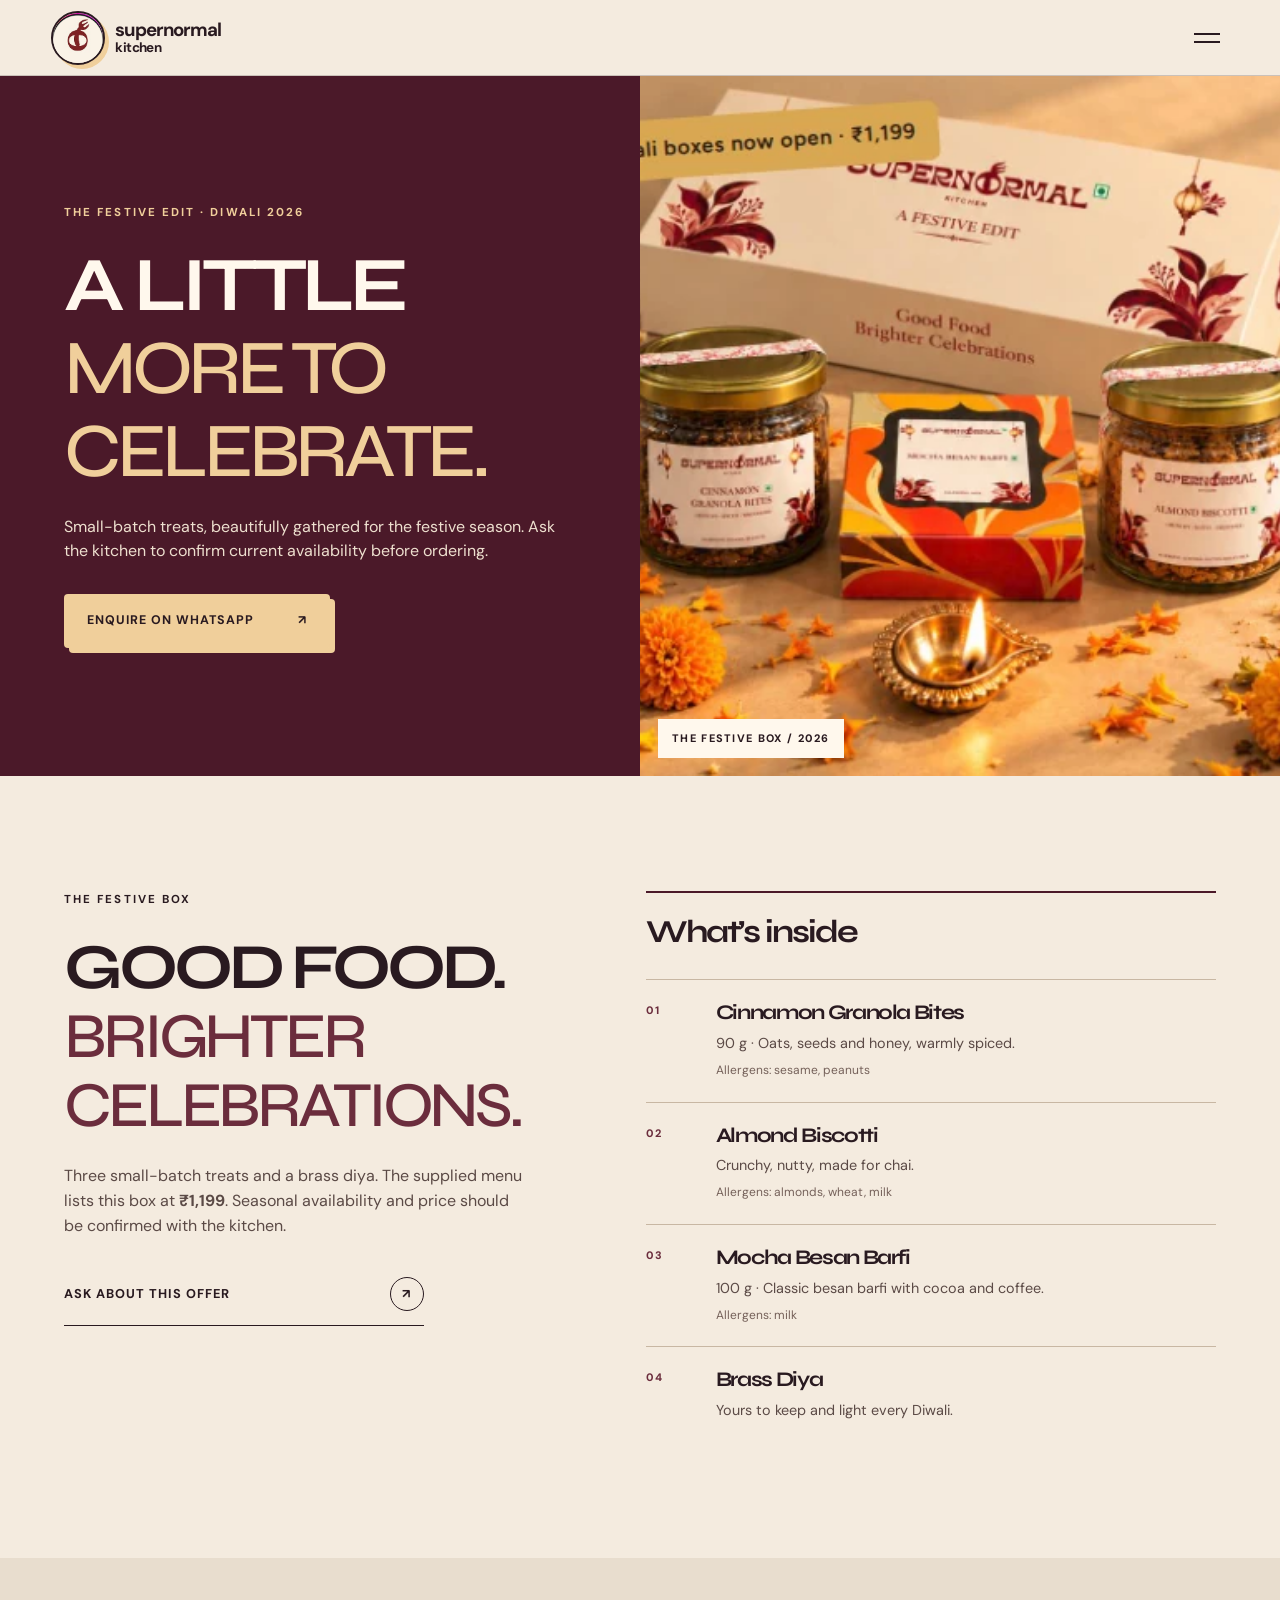
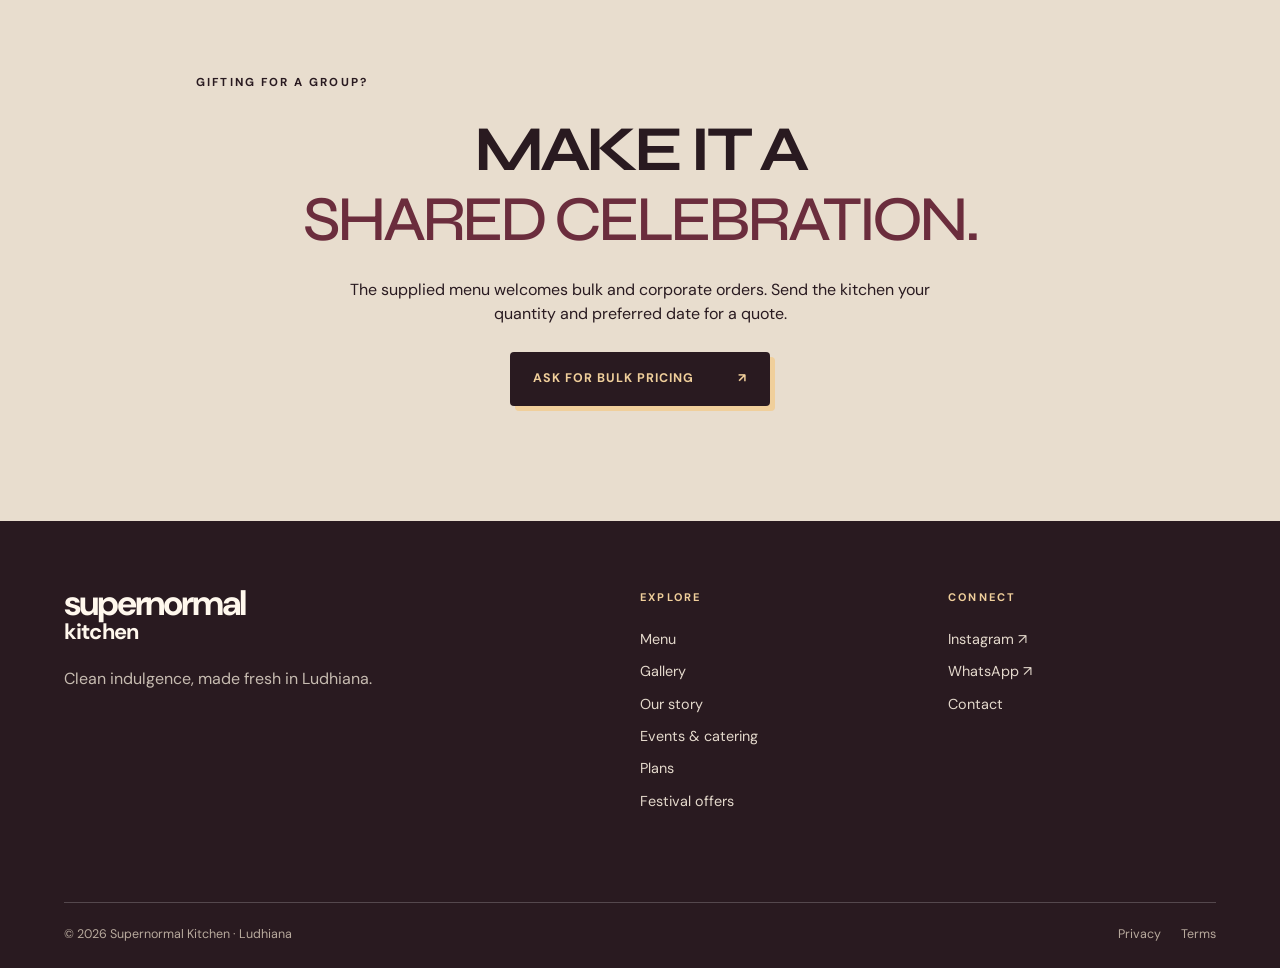
<file: offers.html>
<!DOCTYPE html>

<html lang="en-IN">
<head>
<meta charset="utf-8"/>
<meta content="width=device-width, initial-scale=1" name="viewport"/>
<meta name="robots" content="index, follow, max-image-preview:large"/>
<meta name="description" content="Explore Supernormal Kitchen’s seasonal Diwali gift box with granola bites, biscotti, mocha besan barfi and a brass diya. Enquire about bulk gifting."/>
<meta name="theme-color" content="#4b1929"/>
<title>Diwali Gift Boxes in Ludhiana | Supernormal Kitchen</title>
<link href="favicon.ico" rel="icon"/>
<link href="site.webmanifest" rel="manifest"/>
<link href="https://fonts.googleapis.com" rel="preconnect"/>
<link crossorigin="" href="https://fonts.gstatic.com" rel="preconnect"/>
<link href="https://fonts.googleapis.com/css2?family=DM+Sans:wght@400;500;600;700&amp;family=Syne:wght@500;600;700;800&amp;display=swap" rel="stylesheet"/>
<link href="css/style.css?v=8" rel="stylesheet"/>
<link rel="canonical" href="https://weburon7.github.io/supernormal-kitchen/offers.html"/>
<link rel="sitemap" type="application/xml" href="sitemap.xml"/>
<meta property="og:type" content="website"/>
<meta property="og:site_name" content="Supernormal Kitchen"/>
<meta property="og:locale" content="en_IN"/>
<meta property="og:title" content="Diwali Gift Boxes in Ludhiana | Supernormal Kitchen"/>
<meta property="og:description" content="Explore Supernormal Kitchen’s seasonal Diwali gift box with granola bites, biscotti, mocha besan barfi and a brass diya. Enquire about bulk gifting."/>
<meta property="og:url" content="https://weburon7.github.io/supernormal-kitchen/offers.html"/>
<meta property="og:image" content="https://weburon7.github.io/supernormal-kitchen/assets/images/og/supernormal-kitchen.jpg"/>
<meta property="og:image:type" content="image/jpeg"/>
<meta property="og:image:width" content="1080"/>
<meta property="og:image:height" content="1350"/>
<meta property="og:image:alt" content="Supernormal Kitchen Open Burrito Bowl"/>
<meta name="twitter:card" content="summary_large_image"/>
<meta name="twitter:title" content="Diwali Gift Boxes in Ludhiana | Supernormal Kitchen"/>
<meta name="twitter:description" content="Explore Supernormal Kitchen’s seasonal Diwali gift box with granola bites, biscotti, mocha besan barfi and a brass diya. Enquire about bulk gifting."/>
<meta name="twitter:image" content="https://weburon7.github.io/supernormal-kitchen/assets/images/og/supernormal-kitchen.jpg"/>
<meta name="twitter:image:alt" content="Supernormal Kitchen Open Burrito Bowl"/>
<script type="application/ld+json">
{
  "@context": "https://schema.org",
  "@graph": [
    {
      "@type": "WebPage",
      "@id": "https://weburon7.github.io/supernormal-kitchen/offers.html#webpage",
      "url": "https://weburon7.github.io/supernormal-kitchen/offers.html",
      "name": "Diwali Gift Boxes in Ludhiana | Supernormal Kitchen",
      "description": "Explore Supernormal Kitchen’s seasonal Diwali gift box with granola bites, biscotti, mocha besan barfi and a brass diya. Enquire about bulk gifting.",
      "inLanguage": "en-IN",
      "isPartOf": {
        "@id": "https://weburon7.github.io/supernormal-kitchen/#website"
      },
      "about": {
        "@id": "https://weburon7.github.io/supernormal-kitchen/#organization"
      }
    }
  ]
}
</script>
</head>
<body data-page="offers">
<a class="skip-link" href="#main">Skip to content</a>
<header class="site-header"><a aria-label="Supernormal Kitchen home" class="brand" href="./"><span class="brand-mark"><img width="163" height="163" alt="" src="assets/images/brand/instagram-logo.png"/></span><span class="brand-name">supernormal<span>kitchen</span></span></a><button aria-controls="primary-nav" aria-expanded="false" aria-label="Open menu" class="nav-toggle" type="button"><span></span><span></span></button><nav aria-label="Main navigation" class="site-nav" id="primary-nav"><a data-nav="index.html" href="./">Home</a>
<a data-nav="menu.html" href="menu.html">Menu</a>
<a data-nav="gallery.html" href="gallery.html">Gallery</a>
<a data-nav="about.html" href="about.html">Our story</a>
<a data-nav="reservations.html" href="reservations.html">Events</a>
<a data-nav="contact.html" href="contact.html">Contact</a><a href="order.html#subscription">Plans</a><a class="offers-nav-button" href="offers.html">Festival offers ↗</a><a class="nav-cta" href="order.html">Order now <span aria-hidden="true">↗</span></a></nav></header>
<main id="main"><section class="offers-hero"><div class="offers-hero-copy"><p class="eyebrow">THE FESTIVE EDIT · DIWALI 2026</p><h1>A little<br/><em>more to celebrate.</em></h1><p>Small-batch treats, beautifully gathered for the festive season. Ask the kitchen to confirm current availability before ordering.</p><a class="button button-light" href="https://wa.me/919501132883?text=Hi%20Supernormal%20Kitchen%2C%20I%20would%20like%20to%20ask%20about%20the%20Diwali%20festive%20box.%20Please%20confirm%20current%20availability%20and%20price." rel="noopener noreferrer" target="_blank">Enquire on WhatsApp <span>↗</span></a></div><div class="offers-hero-image"><img width="441" height="422" alt="Supernormal Kitchen Diwali box shown in the supplied menu screenshot" fetchpriority="high" src="assets/images/dishes/diwali-box.webp"/><span class="offers-photo-caption">THE FESTIVE BOX / 2026</span></div></section><section class="offers-details"><div class="offers-price-panel"><p class="eyebrow">THE FESTIVE BOX</p><h2>Good food.<br/><em>Brighter celebrations.</em></h2><p>Three small-batch treats and a brass diya. The supplied menu lists this box at <strong>₹1,199</strong>. Seasonal availability and price should be confirmed with the kitchen.</p><a class="round-link" href="https://wa.me/919501132883?text=Hi%20Supernormal%20Kitchen%2C%20I%20would%20like%20to%20ask%20about%20the%20Diwali%20festive%20box.%20Please%20confirm%20current%20availability%20and%20price." rel="noopener noreferrer" target="_blank">Ask about this offer <span>↗</span></a></div><div class="offers-items"><h2>What’s inside</h2><div class="offer-item"><span>01</span><div><h3>Cinnamon Granola Bites</h3><p>90 g · Oats, seeds and honey, warmly spiced.</p><small>Allergens: sesame, peanuts</small></div></div><div class="offer-item"><span>02</span><div><h3>Almond Biscotti</h3><p>Crunchy, nutty, made for chai.</p><small>Allergens: almonds, wheat, milk</small></div></div><div class="offer-item"><span>03</span><div><h3>Mocha Besan Barfi</h3><p>100 g · Classic besan barfi with cocoa and coffee.</p><small>Allergens: milk</small></div></div><div class="offer-item"><span>04</span><div><h3>Brass Diya</h3><p>Yours to keep and light every Diwali.</p></div></div></div></section><section class="offers-last"><p class="eyebrow">GIFTING FOR A GROUP?</p><h2>Make it a<br/><em>shared celebration.</em></h2><p>The supplied menu welcomes bulk and corporate orders. Send the kitchen your quantity and preferred date for a quote.</p><a class="button button-dark" href="https://wa.me/919501132883?text=Hi%20Supernormal%20Kitchen%2C%20I%20would%20like%20to%20ask%20about%20bulk%20or%20corporate%20Diwali%20box%20orders.%20Please%20share%20availability%20and%20pricing." rel="noopener noreferrer" target="_blank">Ask for bulk pricing <span>↗</span></a></section></main>
<footer class="site-footer"><div class="footer-top"><div><a class="footer-brand" href="./">supernormal<span>kitchen</span></a><p>Clean indulgence, made fresh in Ludhiana.</p></div><div><span class="footer-label">Explore</span><a href="menu.html">Menu</a><a href="gallery.html">Gallery</a><a href="about.html">Our story</a><a href="reservations.html">Events &amp; catering</a><a href="order.html#subscription">Plans</a><a href="offers.html">Festival offers</a></div><div><span class="footer-label">Connect</span><a href="https://www.instagram.com/supernormal_kitchen/" rel="noopener noreferrer" target="_blank">Instagram ↗</a><a href="https://wa.me/919501132883" rel="noopener noreferrer" target="_blank">WhatsApp ↗</a><a href="contact.html">Contact</a></div></div><div class="footer-bottom"><span>© <span id="year">2026</span> Supernormal Kitchen · Ludhiana</span><span><a href="privacy.html">Privacy</a><a href="terms.html">Terms</a></span></div></footer>
<script defer="" src="js/script.js"></script>
</body>
</html>
</file>
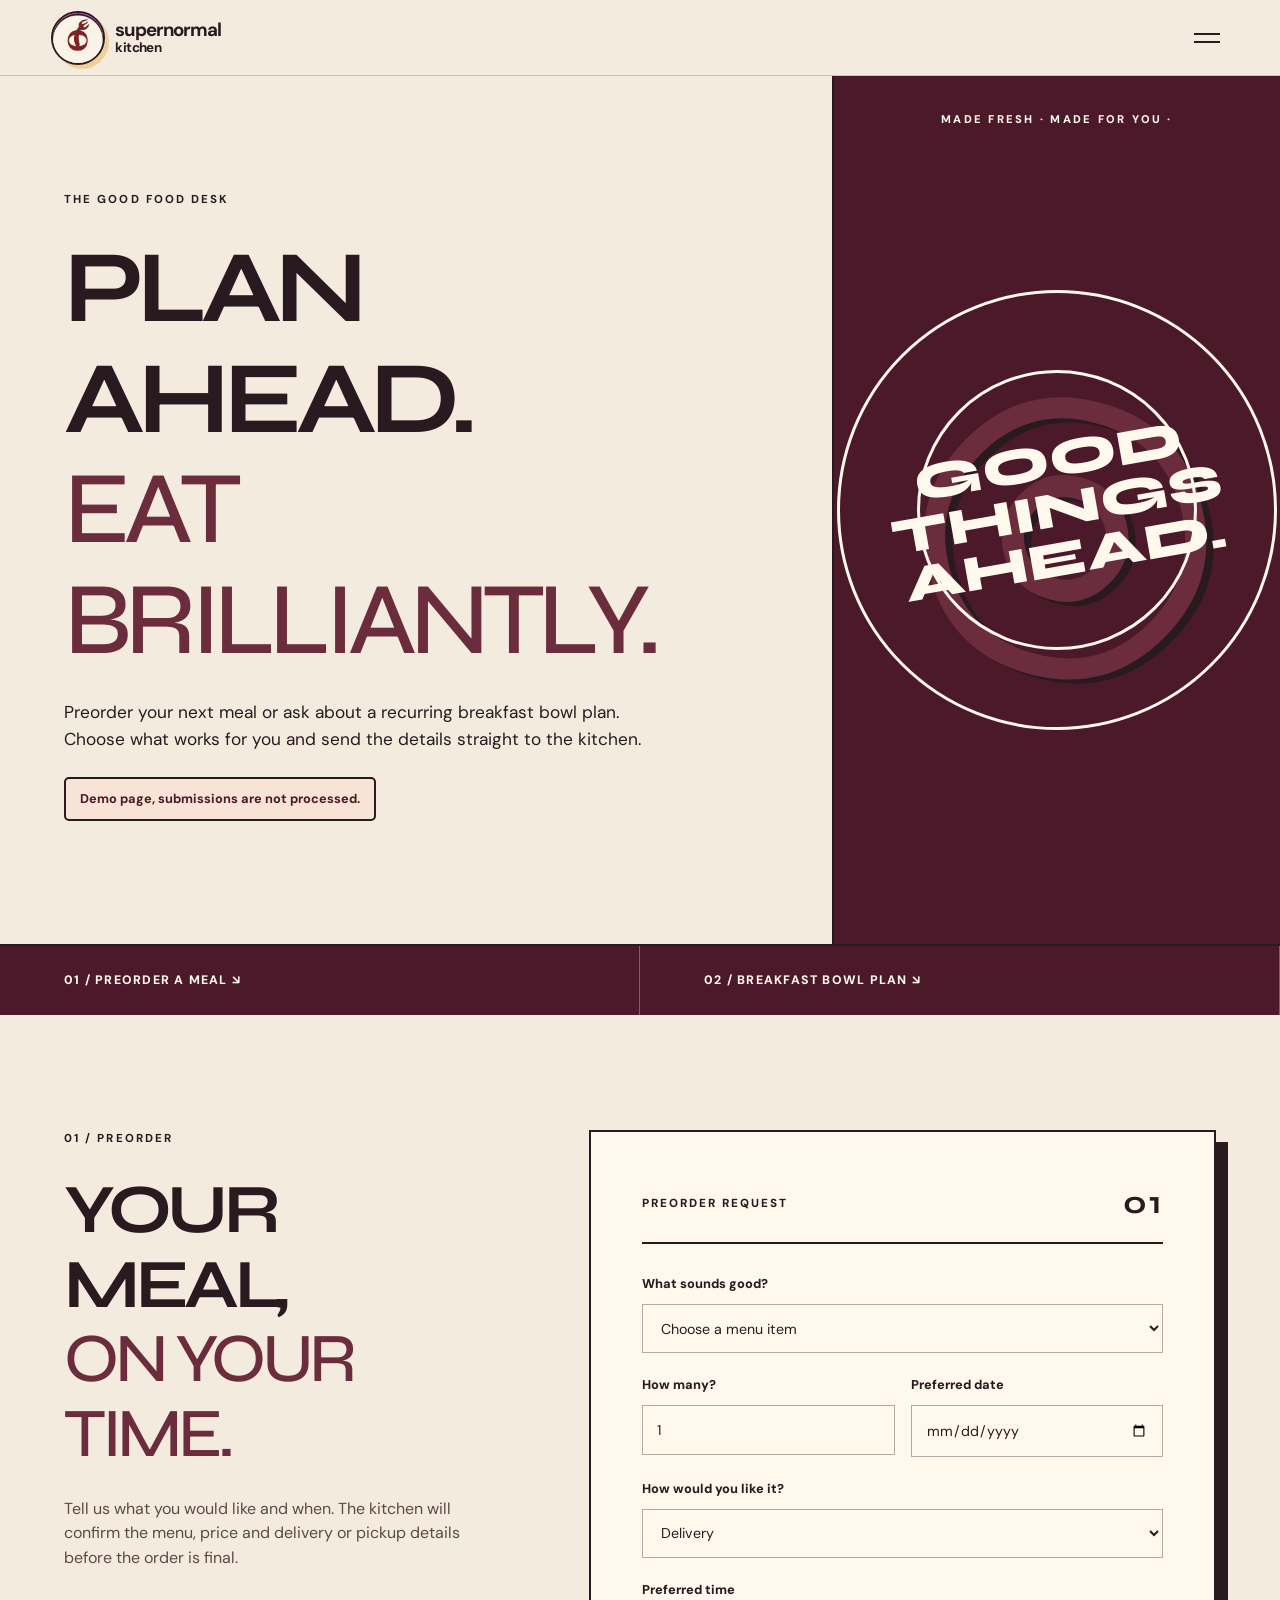
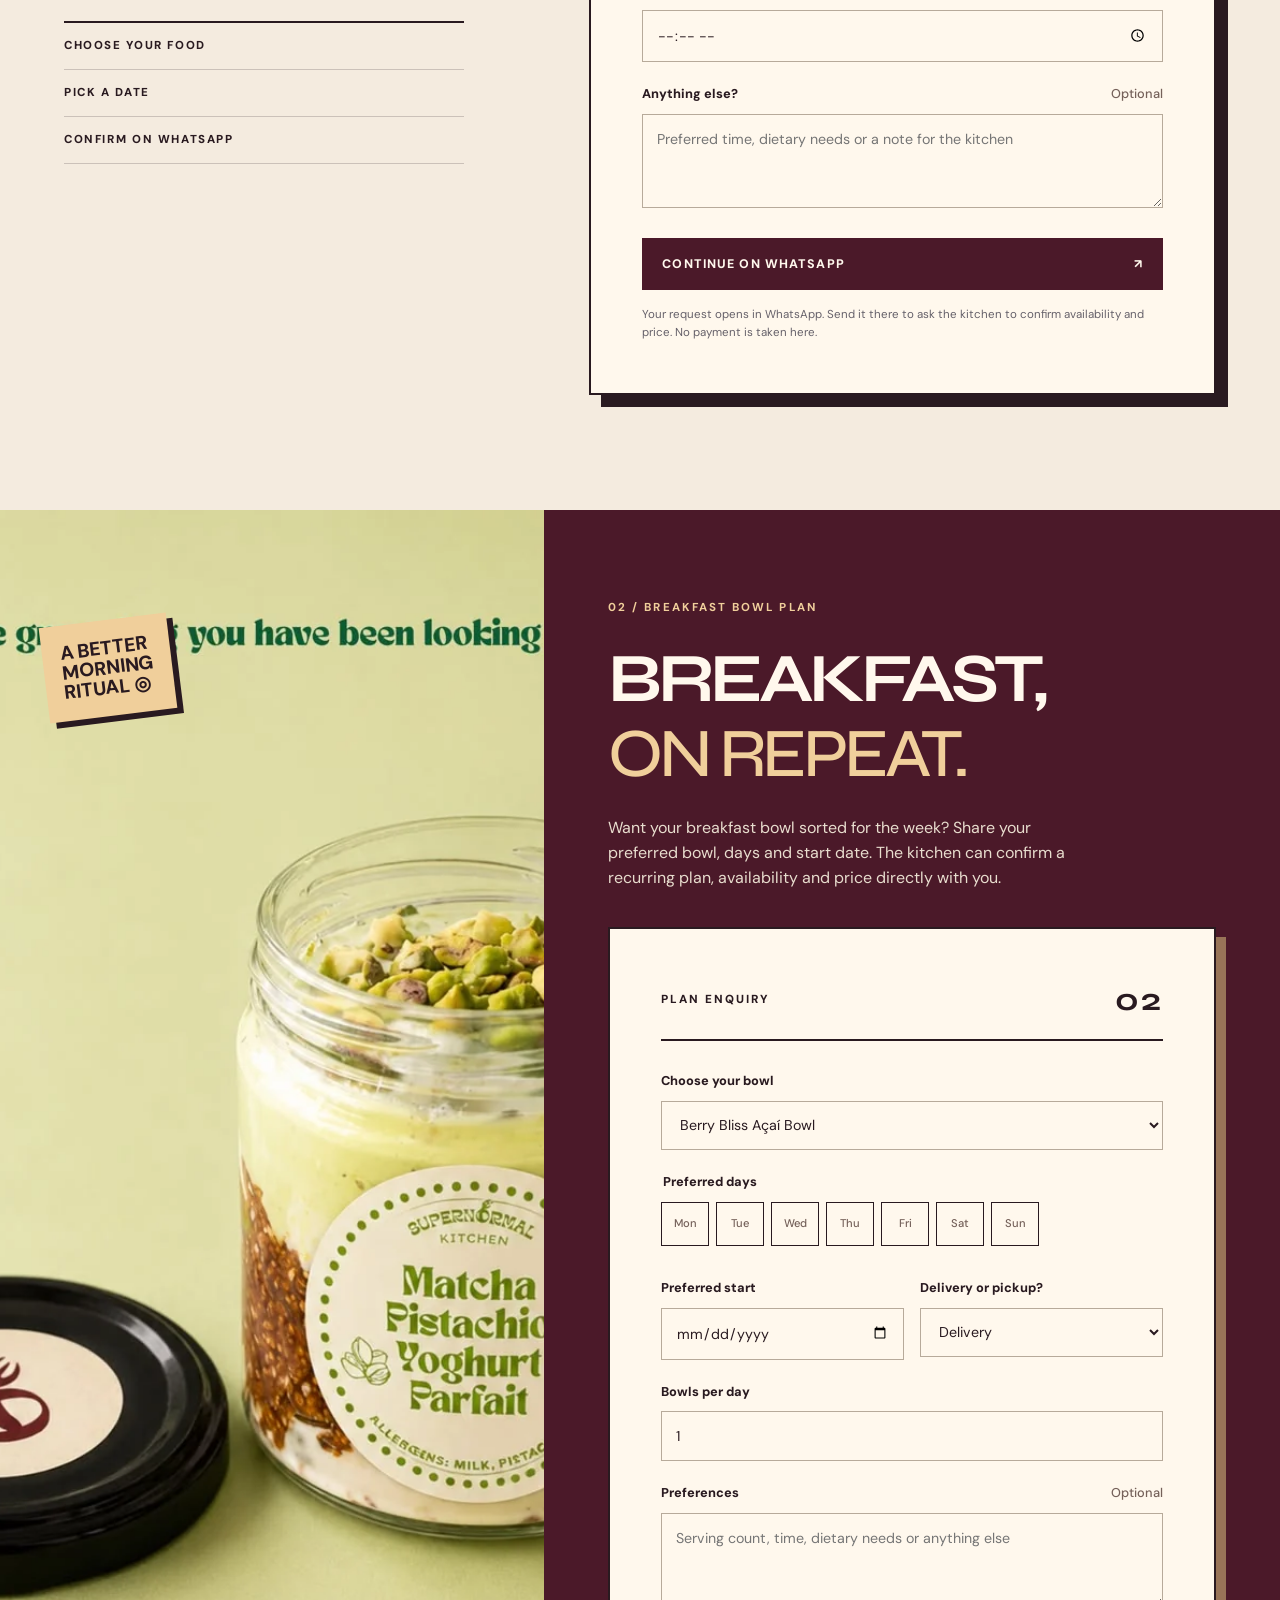
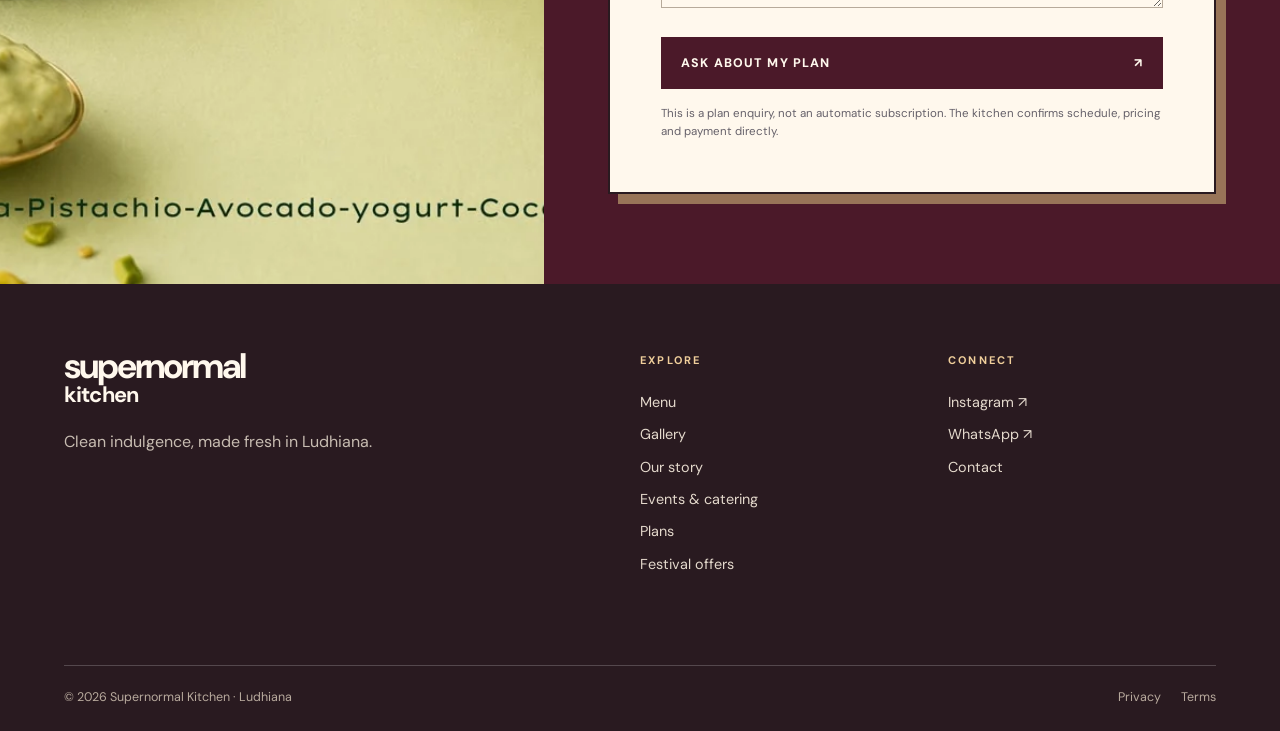
<file: order.html>
<!DOCTYPE html>

<html lang="en-IN">
<head>
<meta charset="utf-8"/>
<meta content="width=device-width, initial-scale=1" name="viewport"/>
<meta name="robots" content="index, follow, max-image-preview:large"/>
<meta name="description" content="Plan a meal preorder or ask about recurring breakfast bowls in Ludhiana. Send your preferences to Supernormal Kitchen on WhatsApp for confirmation."/>
<meta name="theme-color" content="#4b1929"/>
<title>Preorder &amp; Breakfast Plans | Supernormal Kitchen Ludhiana</title>
<link href="favicon.ico" rel="icon"/>
<link href="site.webmanifest" rel="manifest"/>
<link href="https://fonts.googleapis.com" rel="preconnect"/>
<link crossorigin="" href="https://fonts.gstatic.com" rel="preconnect"/>
<link href="https://fonts.googleapis.com/css2?family=DM+Sans:wght@400;500;600;700&amp;family=Syne:wght@500;600;700;800&amp;display=swap" rel="stylesheet"/>
<link href="css/style.css?v=8" rel="stylesheet"/>
<link rel="canonical" href="https://weburon7.github.io/supernormal-kitchen/order.html"/>
<link rel="sitemap" type="application/xml" href="sitemap.xml"/>
<meta property="og:type" content="website"/>
<meta property="og:site_name" content="Supernormal Kitchen"/>
<meta property="og:locale" content="en_IN"/>
<meta property="og:title" content="Preorder &amp; Breakfast Plans | Supernormal Kitchen Ludhiana"/>
<meta property="og:description" content="Plan a meal preorder or ask about recurring breakfast bowls in Ludhiana. Send your preferences to Supernormal Kitchen on WhatsApp for confirmation."/>
<meta property="og:url" content="https://weburon7.github.io/supernormal-kitchen/order.html"/>
<meta property="og:image" content="https://weburon7.github.io/supernormal-kitchen/assets/images/og/supernormal-kitchen.jpg"/>
<meta property="og:image:type" content="image/jpeg"/>
<meta property="og:image:width" content="1080"/>
<meta property="og:image:height" content="1350"/>
<meta property="og:image:alt" content="Supernormal Kitchen Open Burrito Bowl"/>
<meta name="twitter:card" content="summary_large_image"/>
<meta name="twitter:title" content="Preorder &amp; Breakfast Plans | Supernormal Kitchen Ludhiana"/>
<meta name="twitter:description" content="Plan a meal preorder or ask about recurring breakfast bowls in Ludhiana. Send your preferences to Supernormal Kitchen on WhatsApp for confirmation."/>
<meta name="twitter:image" content="https://weburon7.github.io/supernormal-kitchen/assets/images/og/supernormal-kitchen.jpg"/>
<meta name="twitter:image:alt" content="Supernormal Kitchen Open Burrito Bowl"/>
<script type="application/ld+json">
{
  "@context": "https://schema.org",
  "@graph": [
    {
      "@type": "WebPage",
      "@id": "https://weburon7.github.io/supernormal-kitchen/order.html#webpage",
      "url": "https://weburon7.github.io/supernormal-kitchen/order.html",
      "name": "Preorder & Breakfast Plans | Supernormal Kitchen Ludhiana",
      "description": "Plan a meal preorder or ask about recurring breakfast bowls in Ludhiana. Send your preferences to Supernormal Kitchen on WhatsApp for confirmation.",
      "inLanguage": "en-IN",
      "isPartOf": {
        "@id": "https://weburon7.github.io/supernormal-kitchen/#website"
      },
      "about": {
        "@id": "https://weburon7.github.io/supernormal-kitchen/#organization"
      }
    }
  ]
}
</script>
</head>
<body data-page="order">
<a class="skip-link" href="#main">Skip to content</a>
<header class="site-header"><a aria-label="Supernormal Kitchen home" class="brand" href="./"><span class="brand-mark"><img width="163" height="163" alt="" src="assets/images/brand/instagram-logo.png"/></span><span class="brand-name">supernormal<span>kitchen</span></span></a><button aria-controls="primary-nav" aria-expanded="false" aria-label="Open menu" class="nav-toggle" type="button"><span></span><span></span></button><nav aria-label="Main navigation" class="site-nav" id="primary-nav"><a data-nav="index.html" href="./">Home</a>
<a data-nav="menu.html" href="menu.html">Menu</a>
<a data-nav="gallery.html" href="gallery.html">Gallery</a>
<a data-nav="about.html" href="about.html">Our story</a>
<a data-nav="reservations.html" href="reservations.html">Events</a>
<a data-nav="contact.html" href="contact.html">Contact</a><a href="order.html#subscription">Plans</a><a class="offers-nav-button" href="offers.html">Festival offers ↗</a><a class="nav-cta" href="order.html">Order now <span aria-hidden="true">↗</span></a></nav></header>
<main id="main"><section class="order-hero"><div><p class="eyebrow">THE GOOD FOOD DESK</p><h1>Plan ahead.<br/><em>Eat brilliantly.</em></h1><p>Preorder your next meal or ask about a recurring breakfast bowl plan. Choose what works for you and send the details straight to the kitchen.</p><p class="demo-note">Demo page, submissions are not processed.</p></div><div aria-hidden="true" class="order-hero-art"><div class="orbit-label">MADE FRESH · MADE FOR YOU ·</div><span class="order-art-star">◎</span><span class="order-art-script">good<br/>things<br/>ahead.</span></div></section><div aria-label="Choose your order type" class="order-switch"><a href="#preorder">01 / Preorder a meal ↘</a><a href="#subscription">02 / Breakfast bowl plan ↘</a></div><section class="order-section" id="preorder"><div class="order-section-copy"><p class="eyebrow">01 / PREORDER</p><h2>Your meal,<br/><em>on your time.</em></h2><p>Tell us what you would like and when. The kitchen will confirm the menu, price and delivery or pickup details before the order is final.</p><div class="order-steps"><span>CHOOSE YOUR FOOD</span><span>PICK A DATE</span><span>CONFIRM ON WHATSAPP</span></div></div><form class="order-form" id="preorder-form"><div class="form-heading"><span>PREORDER REQUEST</span><strong>01</strong></div><div class="field"><label for="preorder-item">What sounds good?</label><select id="preorder-item" name="item" required=""><option value="">Choose a menu item</option><optgroup label="Breakfast Club"><option value="Berry Bliss Açaí Bowl">Berry Bliss Açaí Bowl · ₹450 / ₹550</option><option value="Tropical Bowl">Tropical Bowl · ₹450 / ₹550</option><option value="Matcha &amp; Pistachio Yoghurt Parfait">Matcha &amp; Pistachio Yoghurt Parfait · ₹200 / ₹280</option><option value="Café Noir Dessert Jar">Café Noir Dessert Jar · ₹200 / ₹280</option><option value="The Morning Roast">The Morning Roast · ₹200 / ₹280</option><option value="Mocha Baked Oats">Mocha Baked Oats · ₹385</option></optgroup><optgroup label="Bites &amp; Toasties"><option value="The Peanut Snap">The Peanut Snap · ₹300</option><option value="Ghee Podi Suji–Poha Bites">Ghee Podi Suji–Poha Bites · ₹300</option><option value="Thai Basil Rice Paper Parcels">Thai Basil Rice Paper Parcels · ₹450</option><option value="Crushed Spud">Crushed Spud · ₹300</option><option value="Cheese Toastie &amp; Hot Honey">Cheese Toastie &amp; Hot Honey · ₹350</option><option value="Rustic Avo &amp; Pea Toastie">Rustic Avo &amp; Pea Toastie · ₹350</option></optgroup><optgroup label="Salads"><option value="The Supernormal Larb">The Supernormal Larb · ₹700</option><option value="Asian Crunch Paw Paw Salad">Asian Crunch Paw Paw Salad · ₹700</option><option value="Summer Protein Pasta Bowl">Summer Protein Pasta Bowl · ₹700</option><option value="Zesty Avo Crunch">Zesty Avo Crunch · ₹700</option></optgroup><optgroup label="Bowls &amp; Mains"><option value="Open Burrito Bowl">Open Burrito Bowl · ₹750</option><option value="Bang Bang Rice Bowl">Bang Bang Rice Bowl · ₹750</option><option value="Tandoori Cottage Cheese Steak">Tandoori Cottage Cheese Steak · ₹750</option><option value="Spiced Mutton Muse">Spiced Mutton Muse · ₹900</option><option value="Lemon Pepper Chicken">Lemon Pepper Chicken · ₹850</option><option value="Smoky Garlic Turmeric Chicken Drumsticks">Smoky Garlic Turmeric Chicken Drumsticks · ₹650</option></optgroup><optgroup label="Specials"><option value="Mango Sticky Rice">Mango Sticky Rice · ₹385</option></optgroup><optgroup label="Clean Indulgence"><option value="Tropical Sunset Cup">Tropical Sunset Cup · ₹200</option><option value="Velvet Cocoa Mousse">Velvet Cocoa Mousse · ₹200</option><option value="The Chocolate–Peanut Affair">The Chocolate–Peanut Affair · ₹300</option></optgroup><optgroup label="Pantry Staples"><option value="Cinnamon &amp; Cocoa Granola">Cinnamon &amp; Cocoa Granola · ₹350</option><option value="Hot Honey">Hot Honey · ₹250</option><option value="Supernormal Secret Dressing">Supernormal Secret Dressing · ₹200</option></optgroup></select></div><div class="form-row"><div class="field"><label for="preorder-quantity">How many?</label><input id="preorder-quantity" max="99" min="1" name="quantity" required="" type="number" value="1"/></div><div class="field"><label for="preorder-date">Preferred date</label><input id="preorder-date" name="date" required="" type="date"/></div></div><div class="field"><label for="preorder-method">How would you like it?</label><select id="preorder-method" name="method" required=""><option value="Delivery">Delivery</option><option value="Pickup">Pickup</option></select></div><div class="field"><label for="preorder-time">Preferred time</label><input id="preorder-time" name="time" required="" type="time"/></div><div class="field"><label for="preorder-notes">Anything else? <span>Optional</span></label><textarea id="preorder-notes" name="notes" placeholder="Preferred time, dietary needs or a note for the kitchen" rows="3"></textarea></div><button class="form-submit" type="submit">Continue on WhatsApp <span>↗</span></button><p class="form-fineprint">Your request opens in WhatsApp. Send it there to ask the kitchen to confirm availability and price. No payment is taken here.</p></form></section><section class="subscription-section" id="subscription"><div class="subscription-visual"><img width="1024" height="1280" alt="Supernormal Kitchen Matcha &amp; Pistachio Yoghurt Parfait" loading="lazy" src="assets/images/gallery/matcha-pistachio-parfait.webp"/><div class="subscription-visual-label">A BETTER<br/>MORNING<br/>RITUAL ◎</div></div><div class="subscription-content"><p class="eyebrow">02 / BREAKFAST BOWL PLAN</p><h2>Breakfast,<br/><em>on repeat.</em></h2><p>Want your breakfast bowl sorted for the week? Share your preferred bowl, days and start date. The kitchen can confirm a recurring plan, availability and price directly with you.</p><form class="order-form order-form-dark" id="subscription-form"><div class="form-heading"><span>PLAN ENQUIRY</span><strong>02</strong></div><div class="field"><label for="plan-bowl">Choose your bowl</label><select id="plan-bowl" name="bowl" required=""><option value="Berry Bliss Açaí Bowl">Berry Bliss Açaí Bowl</option><option value="Tropical Bowl">Tropical Bowl</option><option value="A mix of breakfast bowls">A mix of breakfast bowls</option></select></div><fieldset class="field day-field"><legend>Preferred days</legend><div class="day-options"><label><input name="day" type="checkbox" value="Mon"/><span>Mon</span></label><label><input name="day" type="checkbox" value="Tue"/><span>Tue</span></label><label><input name="day" type="checkbox" value="Wed"/><span>Wed</span></label><label><input name="day" type="checkbox" value="Thu"/><span>Thu</span></label><label><input name="day" type="checkbox" value="Fri"/><span>Fri</span></label><label><input name="day" type="checkbox" value="Sat"/><span>Sat</span></label><label><input name="day" type="checkbox" value="Sun"/><span>Sun</span></label></div><p class="field-error" hidden="" id="day-error" role="alert">Choose at least one day.</p></fieldset><div class="form-row"><div class="field"><label for="plan-start">Preferred start</label><input id="plan-start" name="start" required="" type="date"/></div><div class="field"><label for="plan-method">Delivery or pickup?</label><select id="plan-method" name="method"><option value="Delivery">Delivery</option><option value="Pickup">Pickup</option></select></div></div><div class="field"><label for="plan-servings">Bowls per day</label><input id="plan-servings" max="99" min="1" name="servings" required="" type="number" value="1"/></div><div class="field"><label for="plan-notes">Preferences <span>Optional</span></label><textarea id="plan-notes" name="notes" placeholder="Serving count, time, dietary needs or anything else" rows="3"></textarea></div><button class="form-submit" type="submit">Ask about my plan <span>↗</span></button><p class="form-fineprint">This is a plan enquiry, not an automatic subscription. The kitchen confirms schedule, pricing and payment directly.</p></form></div></section></main>
<footer class="site-footer"><div class="footer-top"><div><a class="footer-brand" href="./">supernormal<span>kitchen</span></a><p>Clean indulgence, made fresh in Ludhiana.</p></div><div><span class="footer-label">Explore</span><a href="menu.html">Menu</a><a href="gallery.html">Gallery</a><a href="about.html">Our story</a><a href="reservations.html">Events &amp; catering</a><a href="order.html#subscription">Plans</a><a href="offers.html">Festival offers</a></div><div><span class="footer-label">Connect</span><a href="https://www.instagram.com/supernormal_kitchen/" rel="noopener noreferrer" target="_blank">Instagram ↗</a><a href="https://wa.me/919501132883" rel="noopener noreferrer" target="_blank">WhatsApp ↗</a><a href="contact.html">Contact</a></div></div><div class="footer-bottom"><span>© <span id="year">2026</span> Supernormal Kitchen · Ludhiana</span><span><a href="privacy.html">Privacy</a><a href="terms.html">Terms</a></span></div></footer>
<script defer="" src="js/script.js"></script>
</body>
</html>
</file>
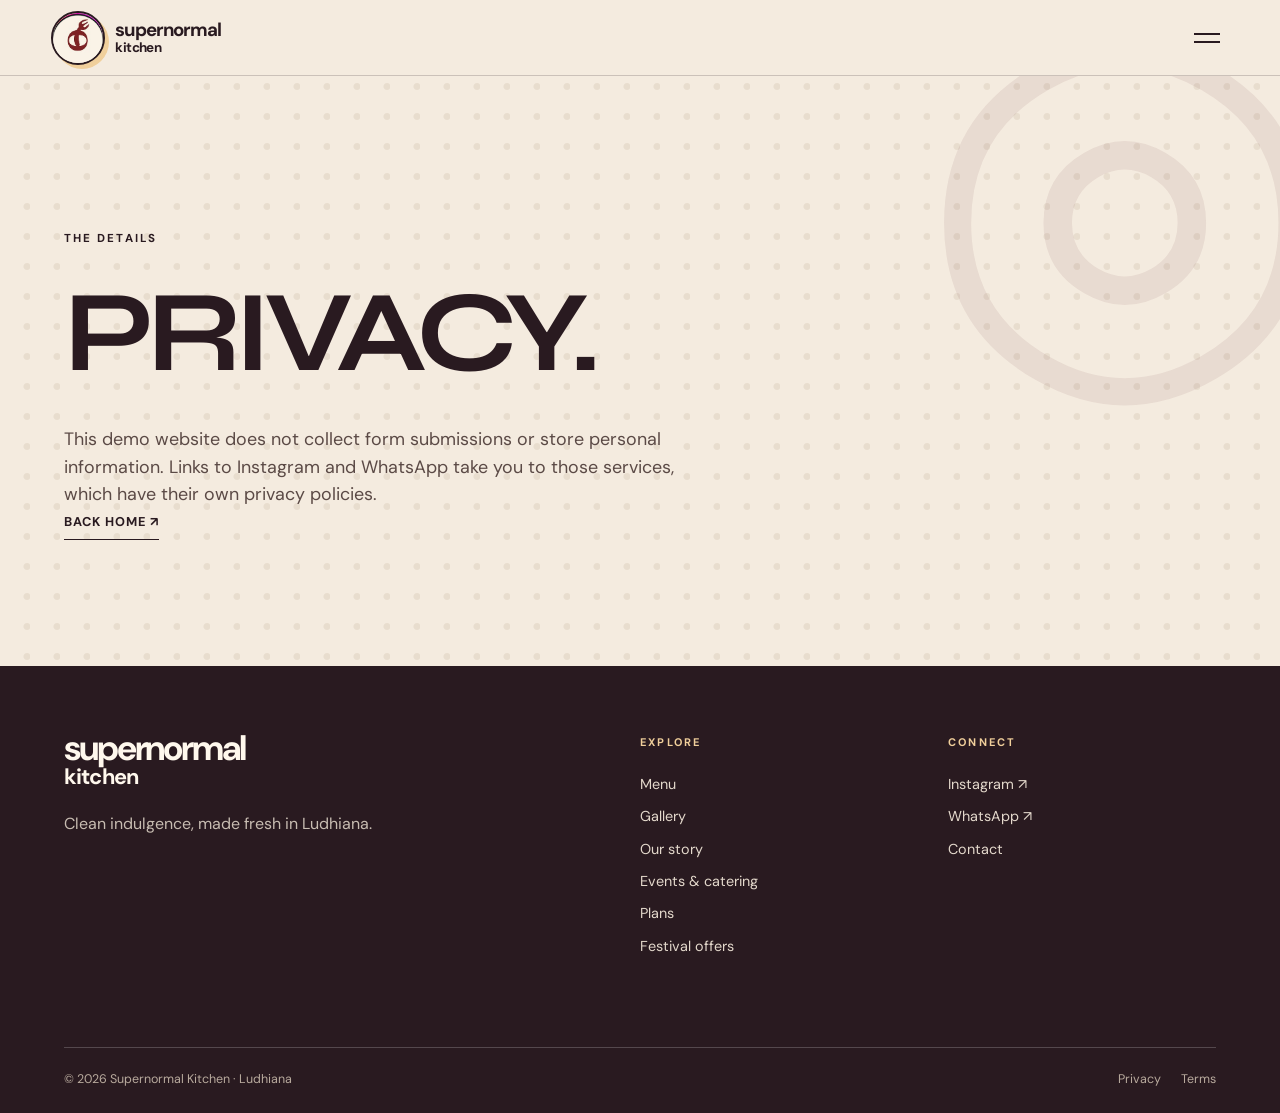
<file: privacy.html>
<!DOCTYPE html>

<html lang="en-IN">
<head>
<meta charset="utf-8"/>
<meta content="width=device-width, initial-scale=1" name="viewport"/>
<meta name="robots" content="noindex, follow"/>
<meta name="description" content="Read how this Supernormal Kitchen website handles visitor information and links to external services including WhatsApp and Instagram."/>
<meta name="theme-color" content="#4b1929"/>
<title>Privacy | Supernormal Kitchen</title>
<link href="favicon.ico" rel="icon"/>
<link href="site.webmanifest" rel="manifest"/>
<link href="https://fonts.googleapis.com" rel="preconnect"/>
<link crossorigin="" href="https://fonts.gstatic.com" rel="preconnect"/>
<link href="https://fonts.googleapis.com/css2?family=DM+Sans:wght@400;500;600;700&amp;family=Syne:wght@500;600;700;800&amp;display=swap" rel="stylesheet"/>
<link href="css/style.css?v=8" rel="stylesheet"/>
<link rel="canonical" href="https://weburon7.github.io/supernormal-kitchen/privacy.html"/>
<link rel="sitemap" type="application/xml" href="sitemap.xml"/>
<meta property="og:type" content="website"/>
<meta property="og:site_name" content="Supernormal Kitchen"/>
<meta property="og:locale" content="en_IN"/>
<meta property="og:title" content="Privacy | Supernormal Kitchen"/>
<meta property="og:description" content="Read how this Supernormal Kitchen website handles visitor information and links to external services including WhatsApp and Instagram."/>
<meta property="og:url" content="https://weburon7.github.io/supernormal-kitchen/privacy.html"/>
<meta property="og:image" content="https://weburon7.github.io/supernormal-kitchen/assets/images/og/supernormal-kitchen.jpg"/>
<meta property="og:image:type" content="image/jpeg"/>
<meta property="og:image:width" content="1080"/>
<meta property="og:image:height" content="1350"/>
<meta property="og:image:alt" content="Supernormal Kitchen Open Burrito Bowl"/>
<meta name="twitter:card" content="summary_large_image"/>
<meta name="twitter:title" content="Privacy | Supernormal Kitchen"/>
<meta name="twitter:description" content="Read how this Supernormal Kitchen website handles visitor information and links to external services including WhatsApp and Instagram."/>
<meta name="twitter:image" content="https://weburon7.github.io/supernormal-kitchen/assets/images/og/supernormal-kitchen.jpg"/>
<meta name="twitter:image:alt" content="Supernormal Kitchen Open Burrito Bowl"/>
</head>
<body data-page="privacy">
<a class="skip-link" href="#main">Skip to content</a>
<header class="site-header"><a aria-label="Supernormal Kitchen home" class="brand" href="./"><span class="brand-mark"><img width="163" height="163" alt="" src="assets/images/brand/instagram-logo.png"/></span><span class="brand-name">supernormal<span>kitchen</span></span></a><button aria-controls="primary-nav" aria-expanded="false" aria-label="Open menu" class="nav-toggle" type="button"><span></span><span></span></button><nav aria-label="Main navigation" class="site-nav" id="primary-nav"><a data-nav="index.html" href="./">Home</a>
<a data-nav="menu.html" href="menu.html">Menu</a>
<a data-nav="gallery.html" href="gallery.html">Gallery</a>
<a data-nav="about.html" href="about.html">Our story</a>
<a data-nav="reservations.html" href="reservations.html">Events</a>
<a data-nav="contact.html" href="contact.html">Contact</a><a href="order.html#subscription">Plans</a><a class="offers-nav-button" href="offers.html">Festival offers ↗</a><a class="nav-cta" href="order.html">Order now <span aria-hidden="true">↗</span></a></nav></header>
<main id="main"><section class="page-hero page-hero-small"><p class="eyebrow">THE DETAILS</p><h1>Privacy.</h1><p>This demo website does not collect form submissions or store personal information. Links to Instagram and WhatsApp take you to those services, which have their own privacy policies.</p><a class="text-link" href="./">Back home ↗</a></section></main>
<footer class="site-footer"><div class="footer-top"><div><a class="footer-brand" href="./">supernormal<span>kitchen</span></a><p>Clean indulgence, made fresh in Ludhiana.</p></div><div><span class="footer-label">Explore</span><a href="menu.html">Menu</a><a href="gallery.html">Gallery</a><a href="about.html">Our story</a><a href="reservations.html">Events &amp; catering</a><a href="order.html#subscription">Plans</a><a href="offers.html">Festival offers</a></div><div><span class="footer-label">Connect</span><a href="https://www.instagram.com/supernormal_kitchen/" rel="noopener noreferrer" target="_blank">Instagram ↗</a><a href="https://wa.me/919501132883" rel="noopener noreferrer" target="_blank">WhatsApp ↗</a><a href="contact.html">Contact</a></div></div><div class="footer-bottom"><span>© <span id="year">2026</span> Supernormal Kitchen · Ludhiana</span><span><a href="privacy.html">Privacy</a><a href="terms.html">Terms</a></span></div></footer>
<script defer="" src="js/script.js"></script>
</body>
</html>
</file>
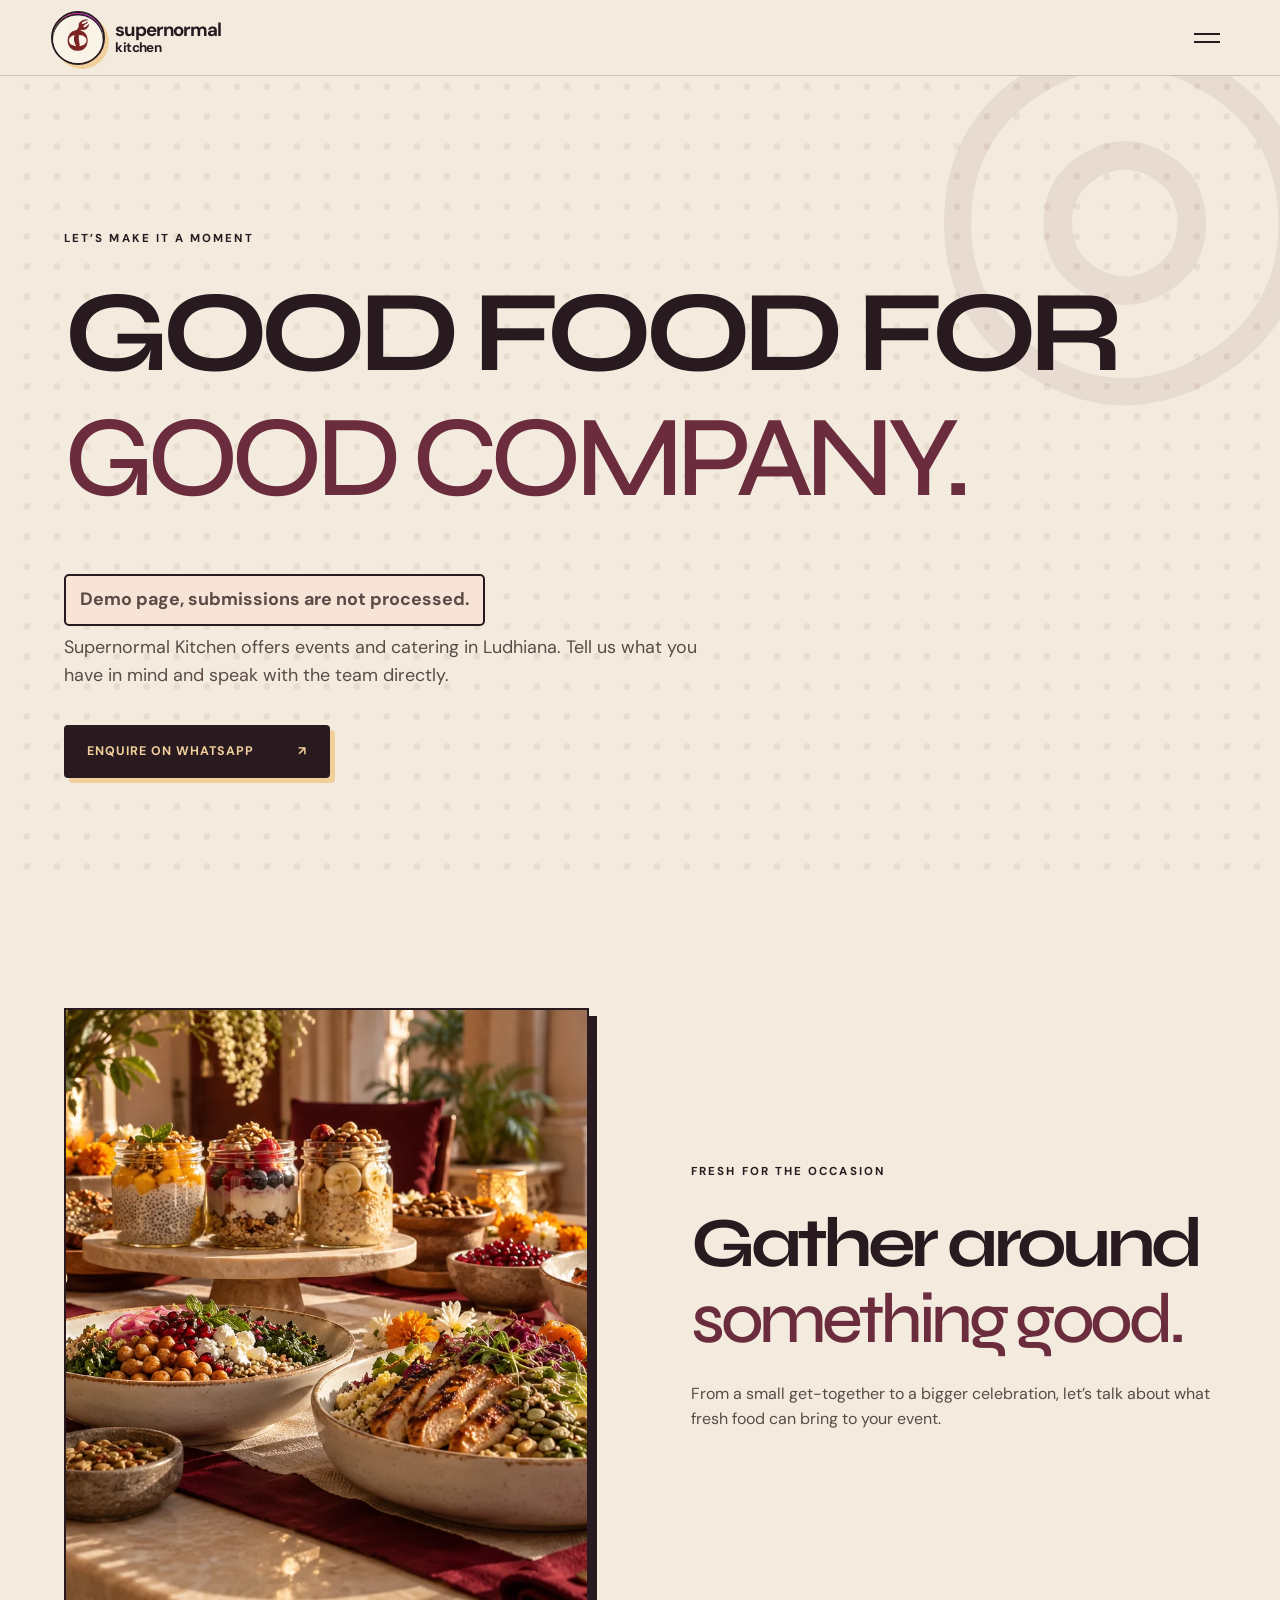
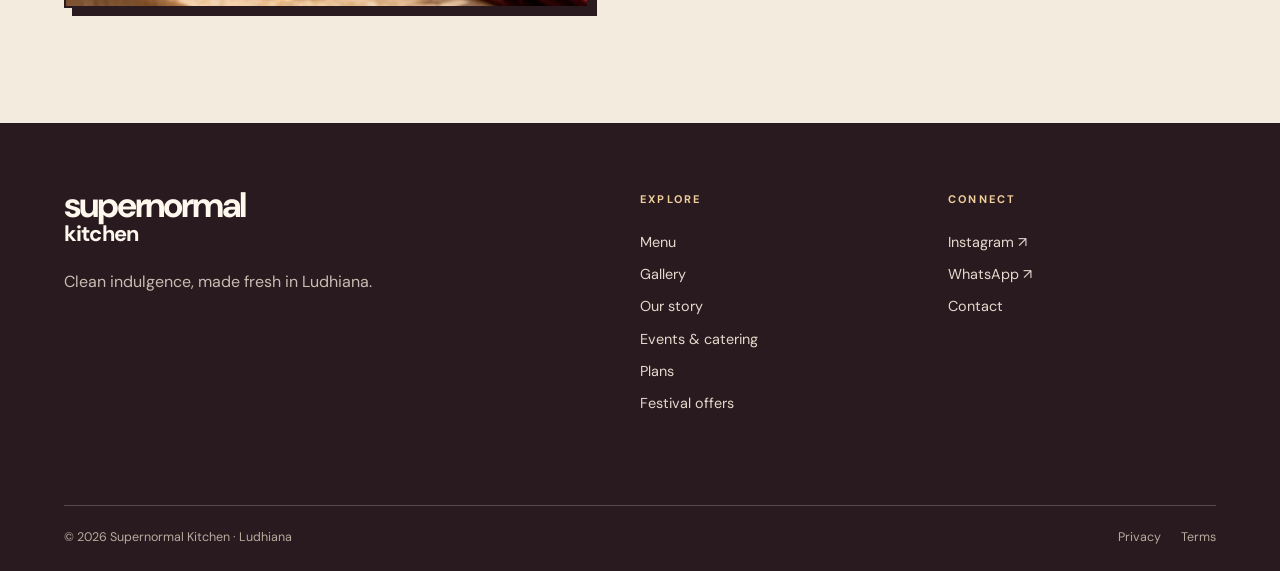
<file: reservations.html>
<!DOCTYPE html>

<html lang="en-IN">
<head>
<meta charset="utf-8"/>
<meta content="width=device-width, initial-scale=1" name="viewport"/>
<meta name="robots" content="index, follow, max-image-preview:large"/>
<meta name="description" content="Enquire about Supernormal Kitchen catering in Ludhiana. Share your event date, guest count and food preferences with the kitchen on WhatsApp."/>
<meta name="theme-color" content="#4b1929"/>
<title>Event Catering in Ludhiana | Supernormal Kitchen</title>
<link href="favicon.ico" rel="icon"/>
<link href="site.webmanifest" rel="manifest"/>
<link href="https://fonts.googleapis.com" rel="preconnect"/>
<link crossorigin="" href="https://fonts.gstatic.com" rel="preconnect"/>
<link href="https://fonts.googleapis.com/css2?family=DM+Sans:wght@400;500;600;700&amp;family=Syne:wght@500;600;700;800&amp;display=swap" rel="stylesheet"/>
<link href="css/style.css?v=8" rel="stylesheet"/>
<link rel="canonical" href="https://weburon7.github.io/supernormal-kitchen/reservations.html"/>
<link rel="sitemap" type="application/xml" href="sitemap.xml"/>
<meta property="og:type" content="website"/>
<meta property="og:site_name" content="Supernormal Kitchen"/>
<meta property="og:locale" content="en_IN"/>
<meta property="og:title" content="Event Catering in Ludhiana | Supernormal Kitchen"/>
<meta property="og:description" content="Enquire about Supernormal Kitchen catering in Ludhiana. Share your event date, guest count and food preferences with the kitchen on WhatsApp."/>
<meta property="og:url" content="https://weburon7.github.io/supernormal-kitchen/reservations.html"/>
<meta property="og:image" content="https://weburon7.github.io/supernormal-kitchen/assets/images/og/supernormal-kitchen.jpg"/>
<meta property="og:image:type" content="image/jpeg"/>
<meta property="og:image:width" content="1080"/>
<meta property="og:image:height" content="1350"/>
<meta property="og:image:alt" content="Supernormal Kitchen Open Burrito Bowl"/>
<meta name="twitter:card" content="summary_large_image"/>
<meta name="twitter:title" content="Event Catering in Ludhiana | Supernormal Kitchen"/>
<meta name="twitter:description" content="Enquire about Supernormal Kitchen catering in Ludhiana. Share your event date, guest count and food preferences with the kitchen on WhatsApp."/>
<meta name="twitter:image" content="https://weburon7.github.io/supernormal-kitchen/assets/images/og/supernormal-kitchen.jpg"/>
<meta name="twitter:image:alt" content="Supernormal Kitchen Open Burrito Bowl"/>
<script type="application/ld+json">
{
  "@context": "https://schema.org",
  "@graph": [
    {
      "@type": "WebPage",
      "@id": "https://weburon7.github.io/supernormal-kitchen/reservations.html#webpage",
      "url": "https://weburon7.github.io/supernormal-kitchen/reservations.html",
      "name": "Event Catering in Ludhiana | Supernormal Kitchen",
      "description": "Enquire about Supernormal Kitchen catering in Ludhiana. Share your event date, guest count and food preferences with the kitchen on WhatsApp.",
      "inLanguage": "en-IN",
      "isPartOf": {
        "@id": "https://weburon7.github.io/supernormal-kitchen/#website"
      },
      "about": {
        "@id": "https://weburon7.github.io/supernormal-kitchen/#organization"
      }
    }
  ]
}
</script>
</head>
<body data-page="reservations">
<a class="skip-link" href="#main">Skip to content</a>
<header class="site-header"><a aria-label="Supernormal Kitchen home" class="brand" href="./"><span class="brand-mark"><img width="163" height="163" alt="" src="assets/images/brand/instagram-logo.png"/></span><span class="brand-name">supernormal<span>kitchen</span></span></a><button aria-controls="primary-nav" aria-expanded="false" aria-label="Open menu" class="nav-toggle" type="button"><span></span><span></span></button><nav aria-label="Main navigation" class="site-nav" id="primary-nav"><a data-nav="index.html" href="./">Home</a>
<a data-nav="menu.html" href="menu.html">Menu</a>
<a data-nav="gallery.html" href="gallery.html">Gallery</a>
<a data-nav="about.html" href="about.html">Our story</a>
<a data-nav="reservations.html" href="reservations.html">Events</a>
<a data-nav="contact.html" href="contact.html">Contact</a><a href="order.html#subscription">Plans</a><a class="offers-nav-button" href="offers.html">Festival offers ↗</a><a class="nav-cta" href="order.html">Order now <span aria-hidden="true">↗</span></a></nav></header>
<main id="main"><section class="page-hero page-hero-small"><p class="eyebrow">LET’S MAKE IT A MOMENT</p><h1>Good food for<br/><em>good company.</em></h1><p class="demo-note">Demo page, submissions are not processed.</p><p>Supernormal Kitchen offers events and catering in Ludhiana. Tell us what you have in mind and speak with the team directly.</p><a class="button button-dark" href="https://wa.me/919501132883?text=Hi%20Supernormal%20Kitchen%2C%20I%27d%20like%20to%20enquire%20about%20events%20or%20catering." rel="noopener noreferrer" target="_blank">Enquire on WhatsApp <span>↗</span></a></section><section class="section event-feature"><div class="event-photo reveal" data-tilt=""><img width="1672" height="941" alt="Illustrative catering spread" loading="lazy" src="assets/images/hero/catering-spread.webp"/></div><div class="event-copy reveal"><p class="eyebrow">FRESH FOR THE OCCASION</p><h2>Gather around<br/><em>something good.</em></h2><p>From a small get-together to a bigger celebration, let’s talk about what fresh food can bring to your event.</p></div></section></main>
<footer class="site-footer"><div class="footer-top"><div><a class="footer-brand" href="./">supernormal<span>kitchen</span></a><p>Clean indulgence, made fresh in Ludhiana.</p></div><div><span class="footer-label">Explore</span><a href="menu.html">Menu</a><a href="gallery.html">Gallery</a><a href="about.html">Our story</a><a href="reservations.html">Events &amp; catering</a><a href="order.html#subscription">Plans</a><a href="offers.html">Festival offers</a></div><div><span class="footer-label">Connect</span><a href="https://www.instagram.com/supernormal_kitchen/" rel="noopener noreferrer" target="_blank">Instagram ↗</a><a href="https://wa.me/919501132883" rel="noopener noreferrer" target="_blank">WhatsApp ↗</a><a href="contact.html">Contact</a></div></div><div class="footer-bottom"><span>© <span id="year">2026</span> Supernormal Kitchen · Ludhiana</span><span><a href="privacy.html">Privacy</a><a href="terms.html">Terms</a></span></div></footer>
<script defer="" src="js/script.js"></script>
</body>
</html>
</file>
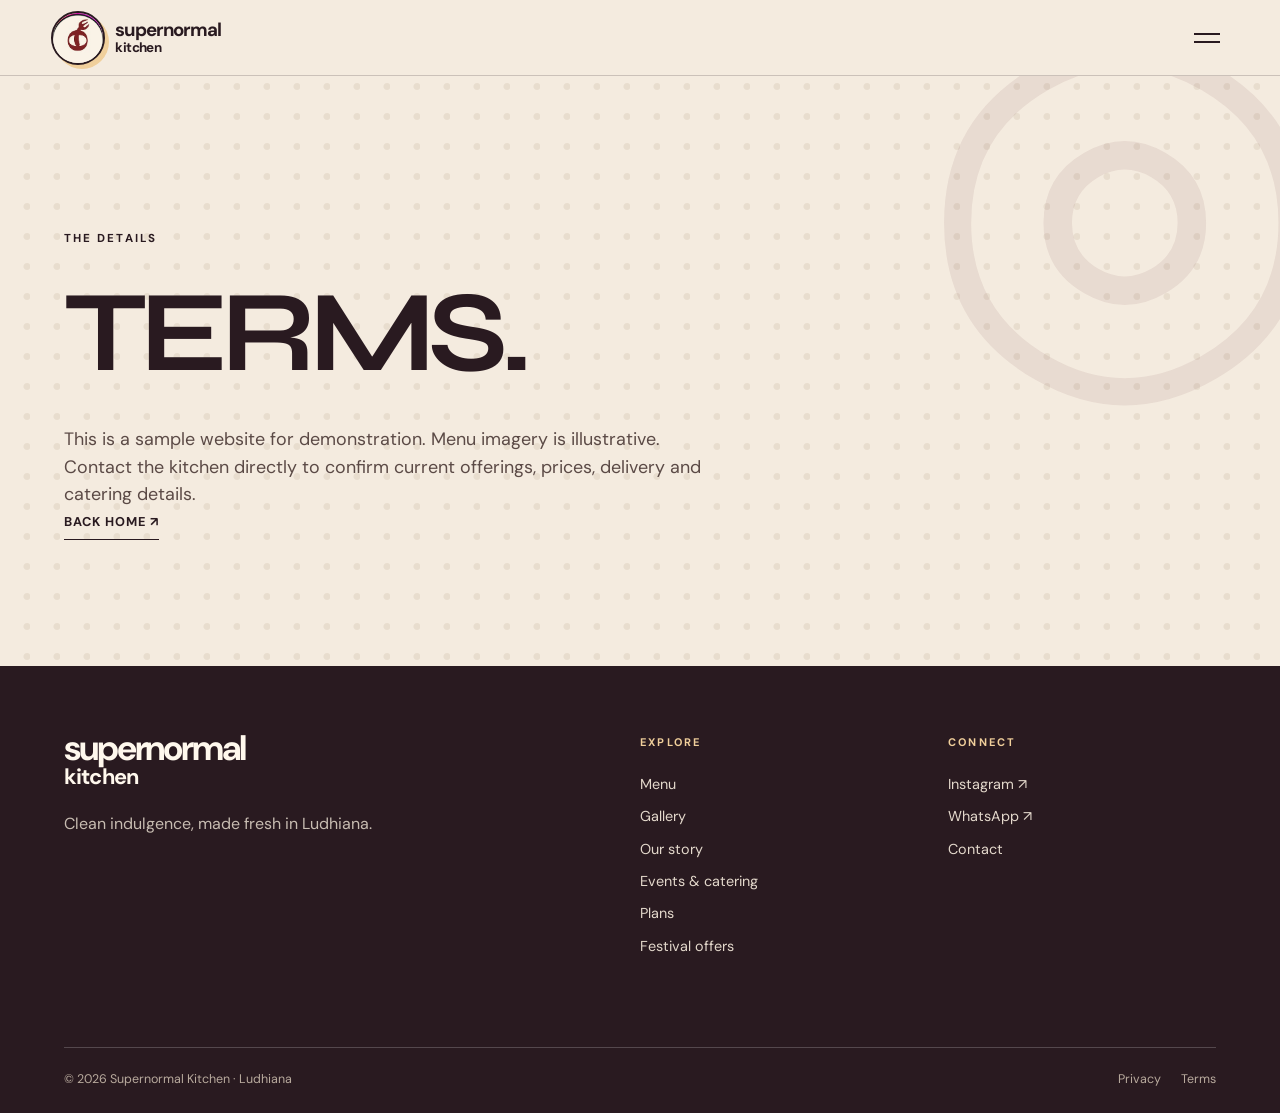
<file: terms.html>
<!DOCTYPE html>

<html lang="en-IN">
<head>
<meta charset="utf-8"/>
<meta content="width=device-width, initial-scale=1" name="viewport"/>
<meta name="robots" content="noindex, follow"/>
<meta name="description" content="Read the Supernormal Kitchen website terms, including illustrative imagery and how to confirm current menu prices, availability and service details."/>
<meta name="theme-color" content="#4b1929"/>
<title>Terms | Supernormal Kitchen</title>
<link href="favicon.ico" rel="icon"/>
<link href="site.webmanifest" rel="manifest"/>
<link href="https://fonts.googleapis.com" rel="preconnect"/>
<link crossorigin="" href="https://fonts.gstatic.com" rel="preconnect"/>
<link href="https://fonts.googleapis.com/css2?family=DM+Sans:wght@400;500;600;700&amp;family=Syne:wght@500;600;700;800&amp;display=swap" rel="stylesheet"/>
<link href="css/style.css?v=8" rel="stylesheet"/>
<link rel="canonical" href="https://weburon7.github.io/supernormal-kitchen/terms.html"/>
<link rel="sitemap" type="application/xml" href="sitemap.xml"/>
<meta property="og:type" content="website"/>
<meta property="og:site_name" content="Supernormal Kitchen"/>
<meta property="og:locale" content="en_IN"/>
<meta property="og:title" content="Terms | Supernormal Kitchen"/>
<meta property="og:description" content="Read the Supernormal Kitchen website terms, including illustrative imagery and how to confirm current menu prices, availability and service details."/>
<meta property="og:url" content="https://weburon7.github.io/supernormal-kitchen/terms.html"/>
<meta property="og:image" content="https://weburon7.github.io/supernormal-kitchen/assets/images/og/supernormal-kitchen.jpg"/>
<meta property="og:image:type" content="image/jpeg"/>
<meta property="og:image:width" content="1080"/>
<meta property="og:image:height" content="1350"/>
<meta property="og:image:alt" content="Supernormal Kitchen Open Burrito Bowl"/>
<meta name="twitter:card" content="summary_large_image"/>
<meta name="twitter:title" content="Terms | Supernormal Kitchen"/>
<meta name="twitter:description" content="Read the Supernormal Kitchen website terms, including illustrative imagery and how to confirm current menu prices, availability and service details."/>
<meta name="twitter:image" content="https://weburon7.github.io/supernormal-kitchen/assets/images/og/supernormal-kitchen.jpg"/>
<meta name="twitter:image:alt" content="Supernormal Kitchen Open Burrito Bowl"/>
</head>
<body data-page="terms">
<a class="skip-link" href="#main">Skip to content</a>
<header class="site-header"><a aria-label="Supernormal Kitchen home" class="brand" href="./"><span class="brand-mark"><img width="163" height="163" alt="" src="assets/images/brand/instagram-logo.png"/></span><span class="brand-name">supernormal<span>kitchen</span></span></a><button aria-controls="primary-nav" aria-expanded="false" aria-label="Open menu" class="nav-toggle" type="button"><span></span><span></span></button><nav aria-label="Main navigation" class="site-nav" id="primary-nav"><a data-nav="index.html" href="./">Home</a>
<a data-nav="menu.html" href="menu.html">Menu</a>
<a data-nav="gallery.html" href="gallery.html">Gallery</a>
<a data-nav="about.html" href="about.html">Our story</a>
<a data-nav="reservations.html" href="reservations.html">Events</a>
<a data-nav="contact.html" href="contact.html">Contact</a><a href="order.html#subscription">Plans</a><a class="offers-nav-button" href="offers.html">Festival offers ↗</a><a class="nav-cta" href="order.html">Order now <span aria-hidden="true">↗</span></a></nav></header>
<main id="main"><section class="page-hero page-hero-small"><p class="eyebrow">THE DETAILS</p><h1>Terms.</h1><p>This is a sample website for demonstration. Menu imagery is illustrative. Contact the kitchen directly to confirm current offerings, prices, delivery and catering details.</p><a class="text-link" href="./">Back home ↗</a></section></main>
<footer class="site-footer"><div class="footer-top"><div><a class="footer-brand" href="./">supernormal<span>kitchen</span></a><p>Clean indulgence, made fresh in Ludhiana.</p></div><div><span class="footer-label">Explore</span><a href="menu.html">Menu</a><a href="gallery.html">Gallery</a><a href="about.html">Our story</a><a href="reservations.html">Events &amp; catering</a><a href="order.html#subscription">Plans</a><a href="offers.html">Festival offers</a></div><div><span class="footer-label">Connect</span><a href="https://www.instagram.com/supernormal_kitchen/" rel="noopener noreferrer" target="_blank">Instagram ↗</a><a href="https://wa.me/919501132883" rel="noopener noreferrer" target="_blank">WhatsApp ↗</a><a href="contact.html">Contact</a></div></div><div class="footer-bottom"><span>© <span id="year">2026</span> Supernormal Kitchen · Ludhiana</span><span><a href="privacy.html">Privacy</a><a href="terms.html">Terms</a></span></div></footer>
<script defer="" src="js/script.js"></script>
</body>
</html>
</file>
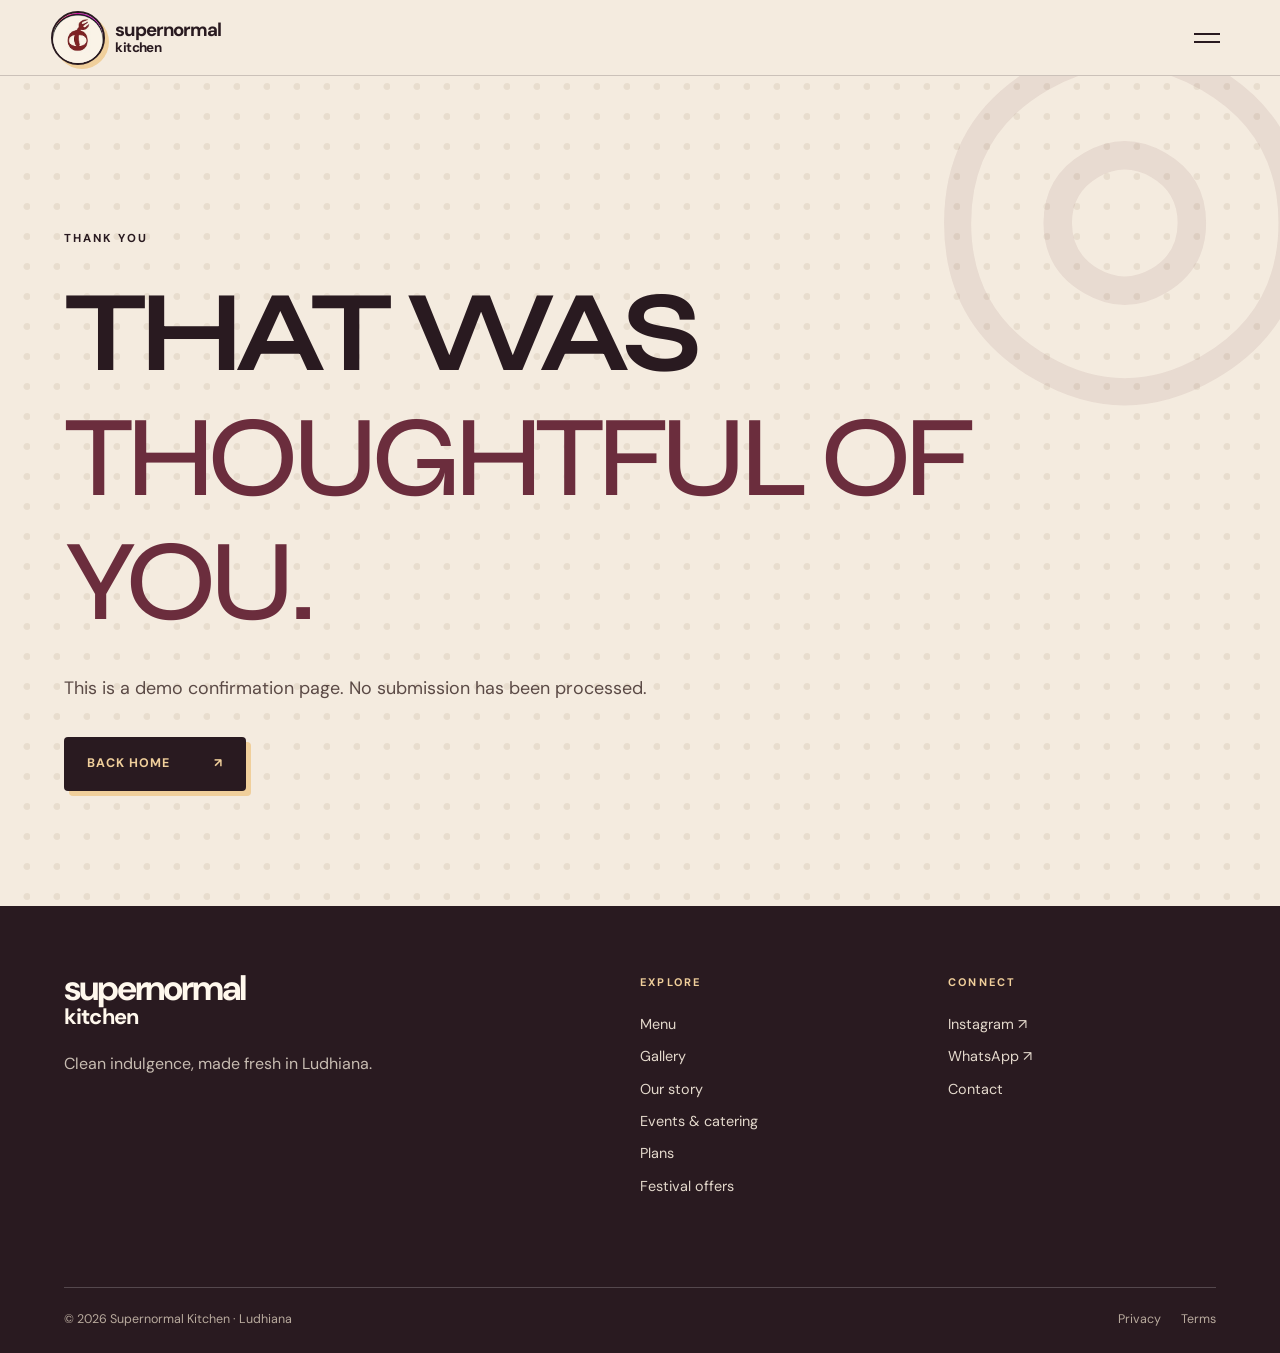
<file: thank-you.html>
<!DOCTYPE html>

<html lang="en-IN">
<head>
<meta charset="utf-8"/>
<meta content="width=device-width, initial-scale=1" name="viewport"/>
<meta name="robots" content="noindex, follow"/>
<meta name="description" content="Return to Supernormal Kitchen’s menu, explore the virtual dining room or contact the Ludhiana kitchen on WhatsApp."/>
<meta name="theme-color" content="#4b1929"/>
<title>Thank You | Supernormal Kitchen</title>
<link href="favicon.ico" rel="icon"/>
<link href="site.webmanifest" rel="manifest"/>
<link href="https://fonts.googleapis.com" rel="preconnect"/>
<link crossorigin="" href="https://fonts.gstatic.com" rel="preconnect"/>
<link href="https://fonts.googleapis.com/css2?family=DM+Sans:wght@400;500;600;700&amp;family=Syne:wght@500;600;700;800&amp;display=swap" rel="stylesheet"/>
<link href="css/style.css?v=8" rel="stylesheet"/>
<link rel="canonical" href="https://weburon7.github.io/supernormal-kitchen/thank-you.html"/>
<link rel="sitemap" type="application/xml" href="sitemap.xml"/>
<meta property="og:type" content="website"/>
<meta property="og:site_name" content="Supernormal Kitchen"/>
<meta property="og:locale" content="en_IN"/>
<meta property="og:title" content="Thank You | Supernormal Kitchen"/>
<meta property="og:description" content="Return to Supernormal Kitchen’s menu, explore the virtual dining room or contact the Ludhiana kitchen on WhatsApp."/>
<meta property="og:url" content="https://weburon7.github.io/supernormal-kitchen/thank-you.html"/>
<meta property="og:image" content="https://weburon7.github.io/supernormal-kitchen/assets/images/og/supernormal-kitchen.jpg"/>
<meta property="og:image:type" content="image/jpeg"/>
<meta property="og:image:width" content="1080"/>
<meta property="og:image:height" content="1350"/>
<meta property="og:image:alt" content="Supernormal Kitchen Open Burrito Bowl"/>
<meta name="twitter:card" content="summary_large_image"/>
<meta name="twitter:title" content="Thank You | Supernormal Kitchen"/>
<meta name="twitter:description" content="Return to Supernormal Kitchen’s menu, explore the virtual dining room or contact the Ludhiana kitchen on WhatsApp."/>
<meta name="twitter:image" content="https://weburon7.github.io/supernormal-kitchen/assets/images/og/supernormal-kitchen.jpg"/>
<meta name="twitter:image:alt" content="Supernormal Kitchen Open Burrito Bowl"/>
</head>
<body data-page="thank-you">
<a class="skip-link" href="#main">Skip to content</a>
<header class="site-header"><a aria-label="Supernormal Kitchen home" class="brand" href="./"><span class="brand-mark"><img width="163" height="163" alt="" src="assets/images/brand/instagram-logo.png"/></span><span class="brand-name">supernormal<span>kitchen</span></span></a><button aria-controls="primary-nav" aria-expanded="false" aria-label="Open menu" class="nav-toggle" type="button"><span></span><span></span></button><nav aria-label="Main navigation" class="site-nav" id="primary-nav"><a data-nav="index.html" href="./">Home</a>
<a data-nav="menu.html" href="menu.html">Menu</a>
<a data-nav="gallery.html" href="gallery.html">Gallery</a>
<a data-nav="about.html" href="about.html">Our story</a>
<a data-nav="reservations.html" href="reservations.html">Events</a>
<a data-nav="contact.html" href="contact.html">Contact</a><a href="order.html#subscription">Plans</a><a class="offers-nav-button" href="offers.html">Festival offers ↗</a><a class="nav-cta" href="order.html">Order now <span aria-hidden="true">↗</span></a></nav></header>
<main id="main"><section class="page-hero page-hero-small"><p class="eyebrow">THANK YOU</p><h1>That was<br/><em>thoughtful of you.</em></h1><p>This is a demo confirmation page. No submission has been processed.</p><a class="button button-dark" href="./">Back home <span>↗</span></a></section></main>
<footer class="site-footer"><div class="footer-top"><div><a class="footer-brand" href="./">supernormal<span>kitchen</span></a><p>Clean indulgence, made fresh in Ludhiana.</p></div><div><span class="footer-label">Explore</span><a href="menu.html">Menu</a><a href="gallery.html">Gallery</a><a href="about.html">Our story</a><a href="reservations.html">Events &amp; catering</a><a href="order.html#subscription">Plans</a><a href="offers.html">Festival offers</a></div><div><span class="footer-label">Connect</span><a href="https://www.instagram.com/supernormal_kitchen/" rel="noopener noreferrer" target="_blank">Instagram ↗</a><a href="https://wa.me/919501132883" rel="noopener noreferrer" target="_blank">WhatsApp ↗</a><a href="contact.html">Contact</a></div></div><div class="footer-bottom"><span>© <span id="year">2026</span> Supernormal Kitchen · Ludhiana</span><span><a href="privacy.html">Privacy</a><a href="terms.html">Terms</a></span></div></footer>
<script defer="" src="js/script.js"></script>
</body>
</html>
</file>
<file: css/style.css>
@import url('base/reset.css?v=2');
@import url('base/variables.css?v=2');
@import url('base/typography.css?v=2');
@import url('components/nav.css?v=5');
@import url('components/footer.css?v=2');
@import url('components/buttons.css?v=2');
@import url('pages/home.css?v=2');
@import url('pages/inner.css?v=2');
@import url('pages/theme.css?v=3');
.skip-link{position:absolute;left:10px;top:-100px;background:var(--ink);color:#fff;padding:12px;z-index:100}.skip-link:focus{top:10px}.eyebrow{font-size:.72rem;font-weight:700;letter-spacing:.18em;text-transform:uppercase}.section{padding:var(--space-large) clamp(22px,5vw,90px)}.section-kicker{font-size:.73rem;letter-spacing:.17em;font-weight:700}.index-dot{display:inline-block;width:8px;height:8px;background:var(--coral);border-radius:50%;margin-right:10px}.reveal{opacity:0;transform:translateY(36px);transition:opacity .7s ease,transform .7s cubic-bezier(.2,.8,.2,1)}.reveal.is-visible{opacity:1;transform:translateY(0)}[data-tilt]{transform-style:preserve-3d;will-change:transform;transition:transform .4s ease}.demo-note{display:inline-block;background:#f7e4d7;color:var(--wine);font-size:.8rem;font-weight:700;padding:10px 14px;border-radius:5px;margin:24px 0 8px}@media(prefers-reduced-motion:reduce){html{scroll-behavior:auto}.reveal{opacity:1;transform:none;transition:none}[data-tilt]{transition:none!important;transform:none!important}}
</file>
<file: css/home.css>
/* Interactive chef's table; isolated from the shared page styles. */
.table-hero{position:relative;min-height:760px;padding:44px clamp(20px,5vw,88px) 32px;overflow:hidden;background:radial-gradient(circle at 50% 48%,#71364a 0,#4b1929 42%,#1c111b 85%);color:#fff8ed}
.table-hero::before{content:'';position:absolute;inset:0;background:linear-gradient(110deg,rgba(255,218,176,.07),transparent 40%),repeating-linear-gradient(90deg,transparent 0 119px,rgba(255,255,255,.018) 120px);pointer-events:none}
.table-hero-heading{position:relative;z-index:2;text-align:center;margin:0 auto;max-width:790px;pointer-events:none}
.table-hero-heading .eyebrow{color:#f0cf9b}.table-hero-heading h1{font-size:clamp(2.8rem,5.3vw,5.9rem);line-height:1.05;margin:12px 0 9px;text-transform:uppercase}.table-hero-heading em{color:#f0cf9b}.table-hero-heading>p:last-child{font-size:clamp(.9rem,1.15vw,1.08rem);color:#ead8bd}
.table-stage{position:relative;width:min(100%,950px);height:clamp(430px,50vw,620px);margin:-7px auto -82px;z-index:1}
.table-stage canvas{position:absolute;inset:0;width:100%;height:100%;display:block;cursor:grab}.table-stage canvas:active{cursor:grabbing}
.table-fallback{display:block;width:100%;height:100%;object-fit:cover;object-position:center;opacity:.55;filter:brightness(.55);border-radius:50%}.table-stage.is-ready .table-fallback{display:none}.table-stage.is-fallback .table-fallback{opacity:.88;filter:brightness(.7);border-radius:12px}
.table-loading{position:absolute;left:50%;top:48%;transform:translate(-50%,-50%);z-index:2;background:#f4ebdf;color:#291a20;padding:13px 18px;font-size:.76rem;font-weight:700;letter-spacing:.12em;text-transform:uppercase;white-space:nowrap}
.table-hint{position:absolute;bottom:54px;left:50%;transform:translateX(-50%);font-size:.64rem;letter-spacing:.18em;font-weight:800;color:#ead8bd;text-align:center;white-space:nowrap;pointer-events:none;text-shadow:0 1px 10px #22111a}.table-hint span{padding:0 13px;color:#f0cf9b}.table-stage.is-fallback .table-hint{display:none}
.dish-tooltip{position:absolute;z-index:5;background:#fff8ed;color:#4b1929;border:1px solid #987458;padding:8px 12px;box-shadow:4px 4px 0 #4b1929;font-weight:800;font-size:.78rem;white-space:nowrap;pointer-events:none}
.table-nav{position:relative;z-index:3;display:flex;justify-content:center;flex-wrap:wrap;gap:12px;margin:0 auto;max-width:900px}.table-nav a{display:flex;justify-content:space-between;align-items:center;gap:20px;min-width:130px;padding:13px 16px;border:1px solid rgba(255,238,216,.58);background:rgba(255,245,231,.12);backdrop-filter:blur(12px);color:#fff8ed;text-decoration:none;font-size:.76rem;font-weight:800;text-transform:uppercase;letter-spacing:.1em;transition:background .2s,transform .2s,border-color .2s}.table-nav a span{color:#f0cf9b;font-size:1.1rem}.table-nav a:hover,.table-nav a:focus-visible{background:#fff8ed;color:#4b1929;border-color:#fff8ed;transform:translateY(-4px)}.table-nav a:focus-visible,.special-list-card:focus-visible,.dish-dialog button:focus-visible,.dish-dialog a:focus-visible{outline:3px solid #f0cf9b;outline-offset:3px}.table-privacy{text-align:center;position:relative;z-index:2;margin:22px 0 0;font-size:.7rem}.table-privacy a{color:#e8ddce}
.specials-list{display:grid;grid-template-columns:minmax(180px,.65fr) 1.35fr;gap:clamp(30px,6vw,90px);background:#f4ebdf}.specials-list h2{font-size:clamp(2.5rem,4vw,4.7rem);margin:14px 0}.specials-list>div:first-child>p:last-child{color:#6c5354}.specials-list-grid{display:grid;grid-template-columns:repeat(2,minmax(0,1fr));gap:12px}.special-list-card{display:grid;grid-template-columns:66px 1fr auto;align-items:center;gap:12px;text-align:left;min-height:80px;padding:8px;border:1px solid #cbb4ac;background:#fff8ed;color:#291a20;cursor:pointer;transition:transform .2s,box-shadow .2s}.special-list-card:hover{transform:translate(-2px,-2px);box-shadow:4px 4px 0 #4b1929}.special-list-card img{width:66px;height:62px;object-fit:cover}.special-list-card span{font-size:.83rem;font-weight:800;line-height:1.25}.special-list-card strong{font-size:.68rem;white-space:nowrap;color:#6b2d3d}
.dish-dialog{position:fixed;inset:0;width:min(850px,calc(100% - 24px));max-height:min(90vh,850px);margin:auto;padding:0;border:2px solid #291a20;box-shadow:12px 12px 0 #6b2d3d;background:#fff8ed;color:#291a20;grid-template-columns:45% 55%;overflow:auto}.dish-dialog[open]{display:grid}.dish-dialog::backdrop{background:rgba(18,9,17,.78);backdrop-filter:blur(5px)}.dish-dialog>img{width:100%;height:100%;min-height:430px;object-fit:cover}.dish-dialog-content{padding:clamp(26px,4vw,48px);display:flex;flex-direction:column;align-items:flex-start}.dish-dialog-content h2{font-size:clamp(2.1rem,3.4vw,4rem);line-height:1.06;margin:16px 0}.dish-dialog-content>p:not(.eyebrow){font-size:.98rem;color:#59484a}.dish-dialog-tags{display:flex;gap:7px;flex-wrap:wrap;margin:18px 0}.dish-dialog-tags span{border:1px solid #c8b7a3;padding:5px 9px;font-size:.7rem;font-weight:700}.dish-dialog-content>strong{font-size:1.5rem;color:#6b2d3d}.dish-dialog-actions{display:flex;align-items:center;flex-wrap:wrap;gap:18px;margin:27px 0}.dish-dialog-content small{color:#75615a;line-height:1.4}.dish-dialog-close{position:absolute;right:12px;top:12px;width:42px;height:42px;border:0;background:#fff8ed;color:#291a20;font-size:1.8rem;cursor:pointer;z-index:2}
@media(max-width:850px){.table-hero{min-height:0}.table-stage{margin:0 auto -30px;height:500px}.table-nav a{min-width:115px}.specials-list{grid-template-columns:1fr}.specials-list-grid{grid-template-columns:repeat(2,minmax(0,1fr))}}
@media(max-width:600px){.table-hero{padding:36px 16px 30px}.table-hero-heading h1{font-size:clamp(2.55rem,10vw,4.2rem)}.table-stage{height:390px;margin:0 -12px -10px;width:calc(100% + 24px)}.table-hint{font-size:.57rem;bottom:22px}.table-nav{display:grid;grid-template-columns:repeat(2,minmax(0,1fr));gap:8px}.table-nav a{min-width:0;padding:11px;font-size:.68rem}.table-nav a:first-child{grid-column:1/-1}.specials-list-grid{grid-template-columns:1fr}.dish-dialog[open]{display:block}.dish-dialog>img{height:240px;min-height:0}.dish-dialog-content{padding:24px}.dish-dialog-actions{margin:18px 0}.dish-dialog{max-height:90vh}}
@media(prefers-reduced-motion:reduce){.table-nav a,.special-list-card{transition:none}.table-nav a:hover,.special-list-card:hover{transform:none}}
/* Wide screens frame the table with navigation; smaller screens use the grid. */
@media(min-width:1101px){
  .table-hero{padding-bottom:72px}
  .table-nav{position:absolute;inset:0;max-width:none;display:block;z-index:3;pointer-events:none}
  .table-nav a{position:absolute;min-width:145px;pointer-events:auto}
  .table-nav a:nth-child(1){left:clamp(18px,4vw,80px);top:44%}
  .table-nav a:nth-child(2){right:clamp(18px,4vw,80px);top:44%}
  .table-nav a:nth-child(3){left:50%;bottom:55px;transform:translateX(-50%)}
  .table-nav a:nth-child(3):hover,.table-nav a:nth-child(3):focus-visible{transform:translate(-50%,-4px)}
  .table-nav a:nth-child(4){left:clamp(18px,4vw,80px);top:68%}
  .table-nav a:nth-child(5){right:clamp(18px,4vw,80px);top:68%}
  .table-privacy{position:absolute;bottom:9px;left:50%;transform:translateX(-50%);margin:0}
}
/* Blend the room into the burgundy hero, like a softly lit dining space. */
.table-stage{margin-top:18px}
.table-stage canvas{mask-image:radial-gradient(ellipse 53% 72% at 50% 52%,#000 62%,transparent 100%)}
@media(max-width:600px){.table-stage{margin-top:12px}}

.dish-dialog>video{width:100%;height:100%;min-height:430px;object-fit:cover;background:#291a20}.dish-dialog>video[hidden],.dish-dialog>img[hidden]{display:none}@media(max-width:600px){.dish-dialog>video{height:240px;min-height:0}}


/* Homepage entry: a clear editorial split between the welcome and dining room. */
.home-room-entry{display:grid;grid-template-columns:minmax(0,.92fr) minmax(0,1.08fr);min-height:clamp(590px,calc(100svh - 96px),800px);background:#4b1929;color:#fff8ed;overflow:hidden}
.home-room-copy{display:flex;flex-direction:column;align-items:flex-start;justify-content:center;padding:clamp(54px,7vw,104px) clamp(28px,6vw,88px)}
.home-room-copy .eyebrow{color:#f0cf9b}.home-room-copy h1{font-size:clamp(3.8rem,6.4vw,7rem);line-height:.92;margin:20px 0;text-transform:uppercase}.home-room-copy h1 em{color:#f0cf9b}
.home-room-copy>p:not(.eyebrow){max-width:450px;color:#eee0cf;line-height:1.65}.home-room-actions{display:flex;align-items:center;flex-wrap:wrap;gap:22px;margin-top:25px}.home-room-actions .text-link{color:#fff8ed}
.home-room-visual{position:relative;display:block;min-height:590px;overflow:hidden}.home-room-visual::after{content:"";position:absolute;inset:0;background:linear-gradient(90deg,rgba(75,25,41,.28),transparent 45%),linear-gradient(0deg,rgba(36,16,23,.58),transparent 42%)}.home-room-visual img{width:100%;height:100%;position:absolute;inset:0;object-fit:cover;object-position:center;transition:transform .8s cubic-bezier(.2,.7,.2,1)}.home-room-visual:hover img{transform:scale(1.035)}.home-room-visual>span{position:absolute;z-index:1;left:clamp(20px,4vw,58px);bottom:30px;color:#fff8ed;font-size:.72rem;font-weight:800;letter-spacing:.15em}.home-room-visual b{margin-left:12px;color:#f0cf9b}
.home-offer-band{min-height:92px}.intro-section,.feature-section{padding-top:clamp(76px,8vw,120px);padding-bottom:clamp(76px,8vw,120px)}
body[data-page="index"] .reveal{opacity:1;transform:none}
@media(max-width:750px){.home-room-entry{grid-template-columns:1fr;min-height:auto}.home-room-copy{padding:70px 24px 48px}.home-room-copy h1{font-size:clamp(3.5rem,14vw,6rem)}.home-room-visual{min-height:clamp(330px,95vw,520px)}.home-offer-band{gap:12px}}
@media(prefers-reduced-motion:reduce){.home-room-visual img{transition:none}}

.ticker{display:block;overflow:hidden;white-space:nowrap;transform:none;padding:19px 0}
.ticker-track{display:flex;width:max-content;animation:ticker-marquee 32s linear infinite;will-change:transform}
.ticker-group{display:flex;flex:none;align-items:center;gap:clamp(22px,4vw,58px);padding-right:clamp(22px,4vw,58px);white-space:nowrap;font-size:.68rem;font-weight:800;letter-spacing:.16em}
.ticker-group span{font-size:1.05rem}
.ticker:hover .ticker-track{animation-play-state:paused}
@keyframes ticker-marquee{to{transform:translateX(-50%)}}
@media(prefers-reduced-motion:reduce){.ticker-track{animation:none;transform:none}}
</file>
